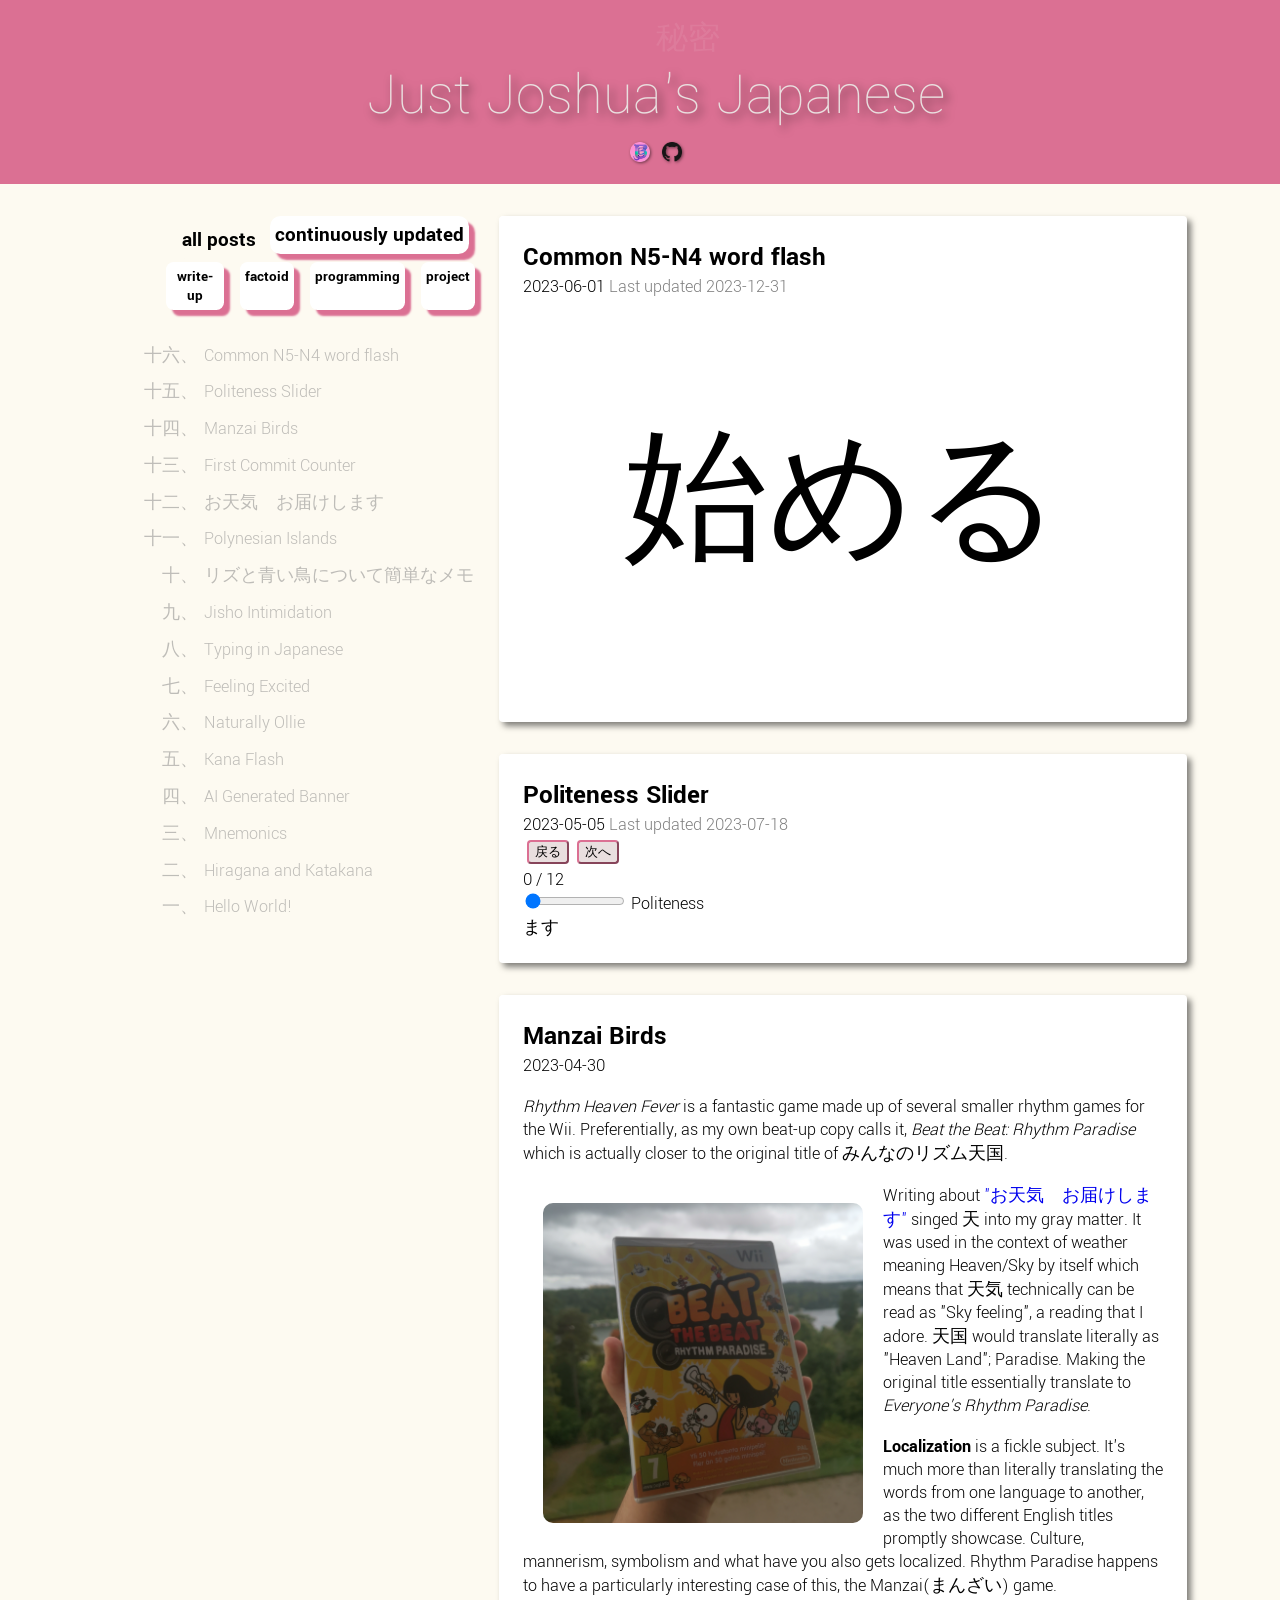
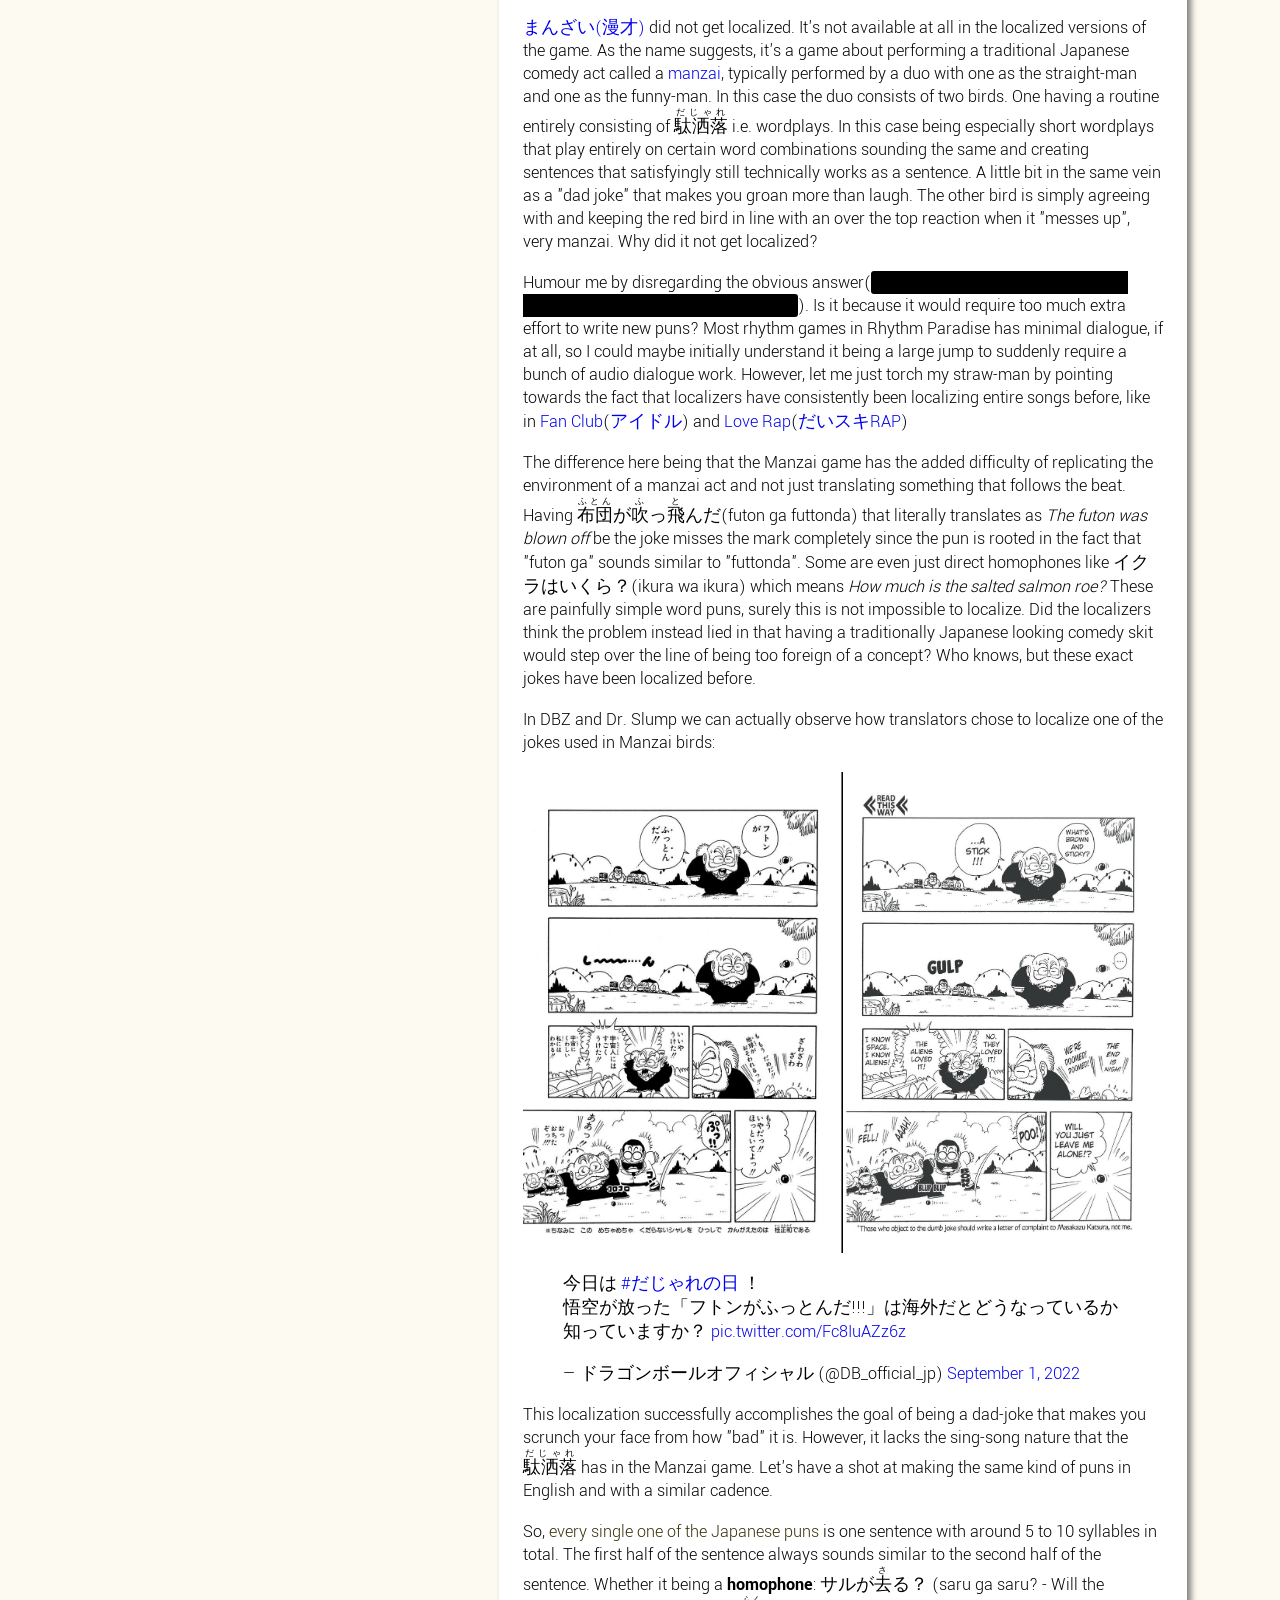
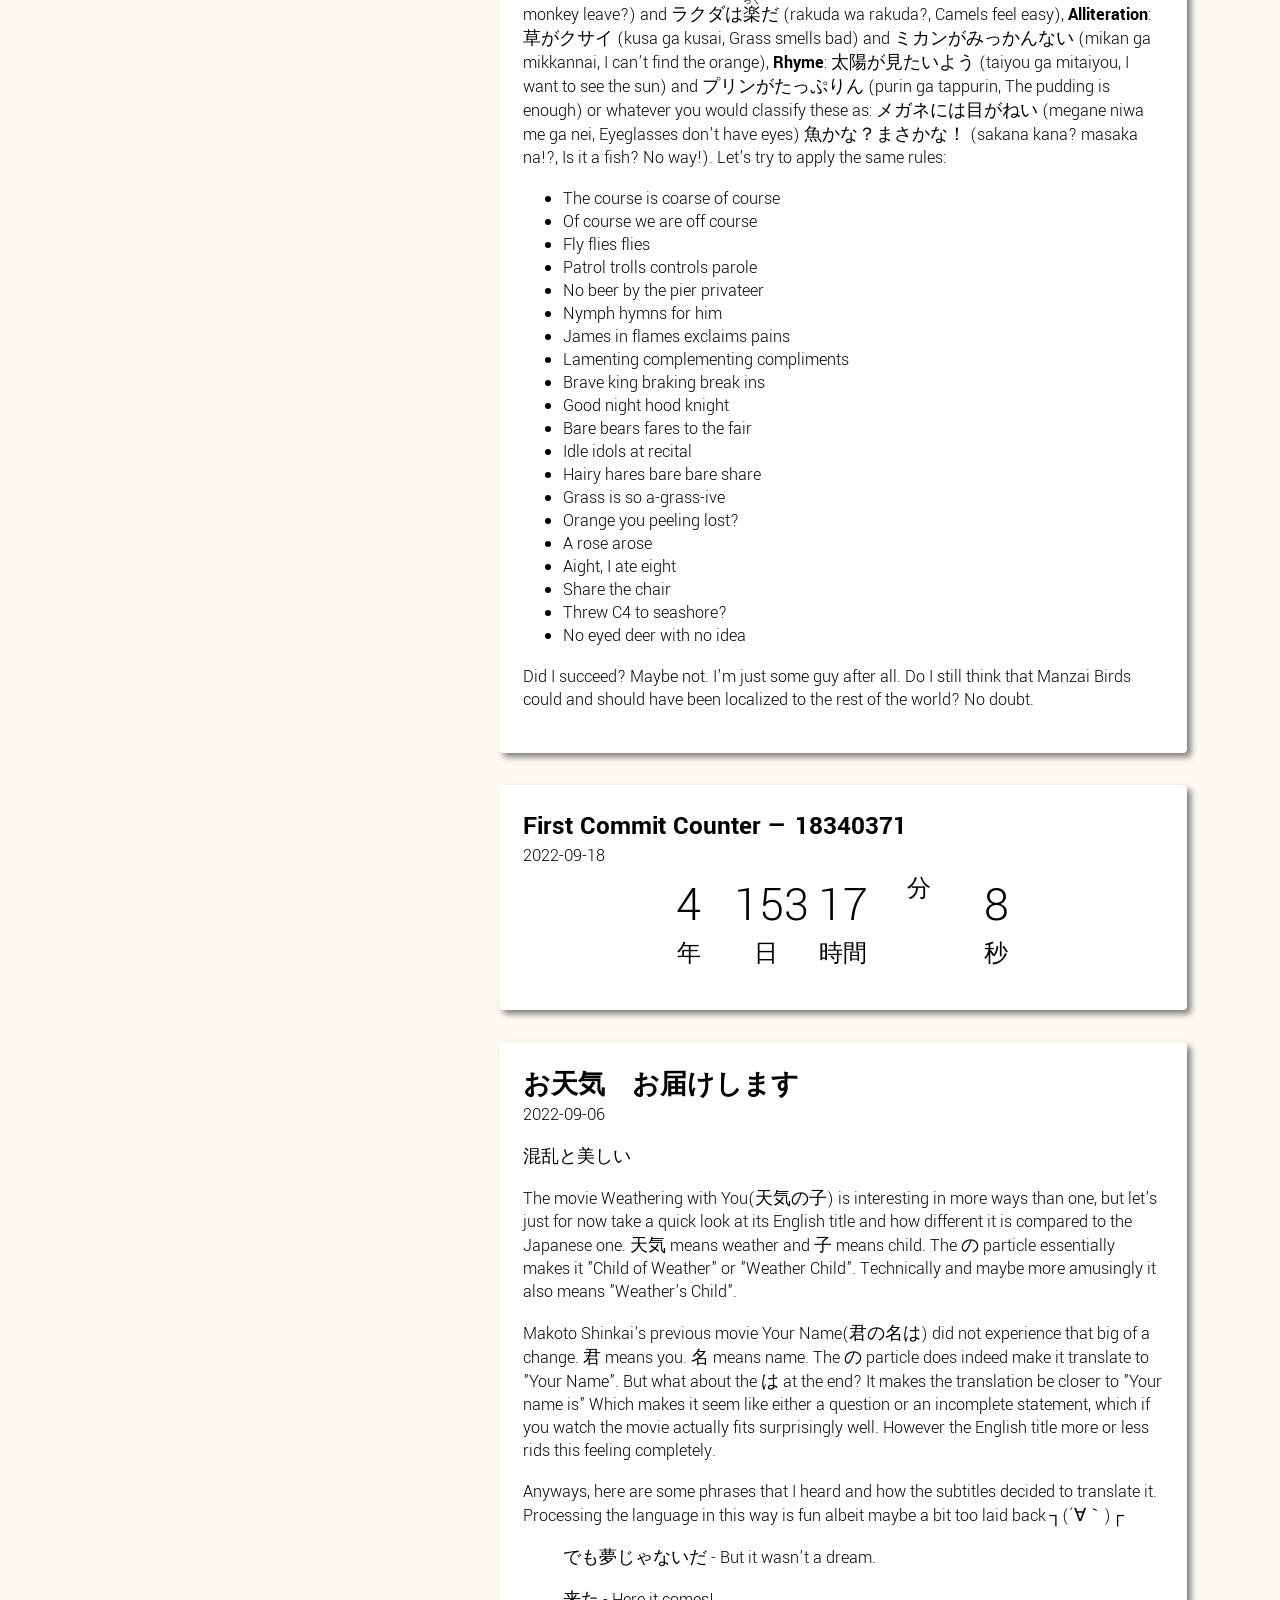
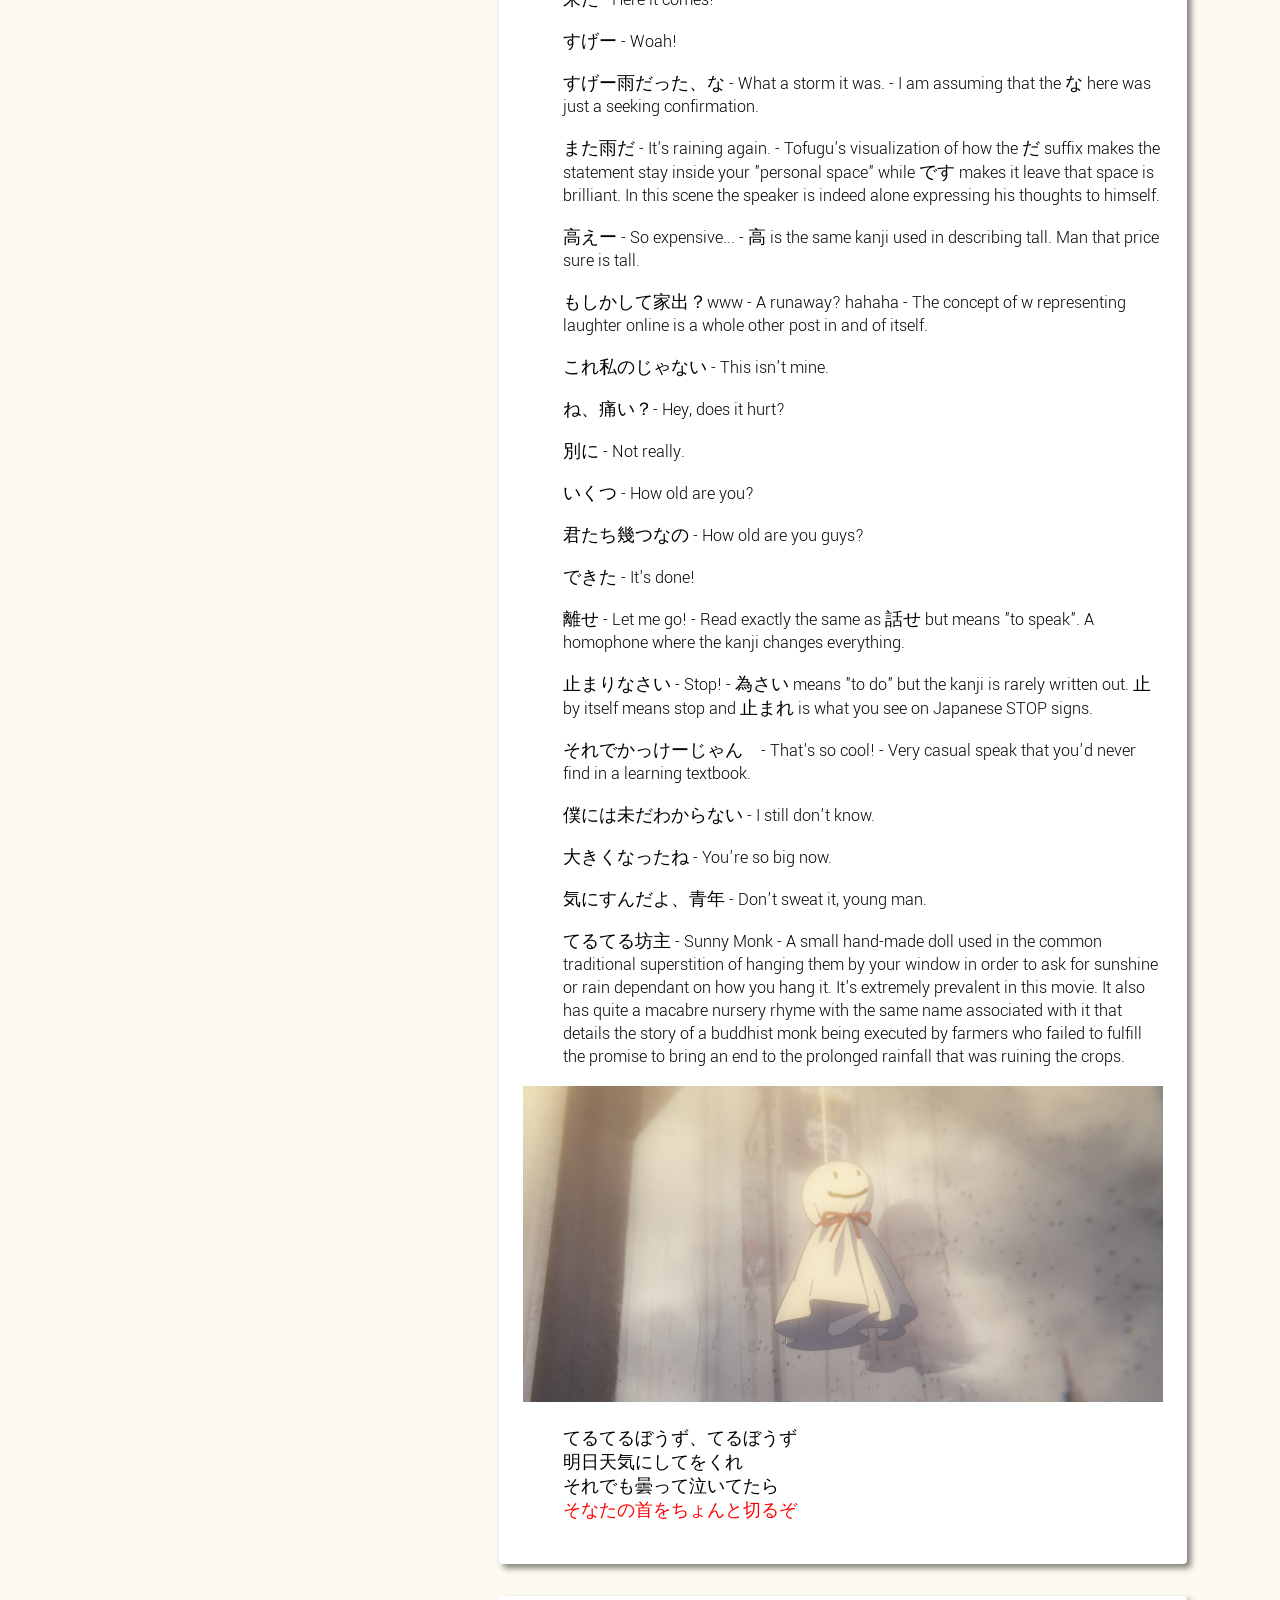
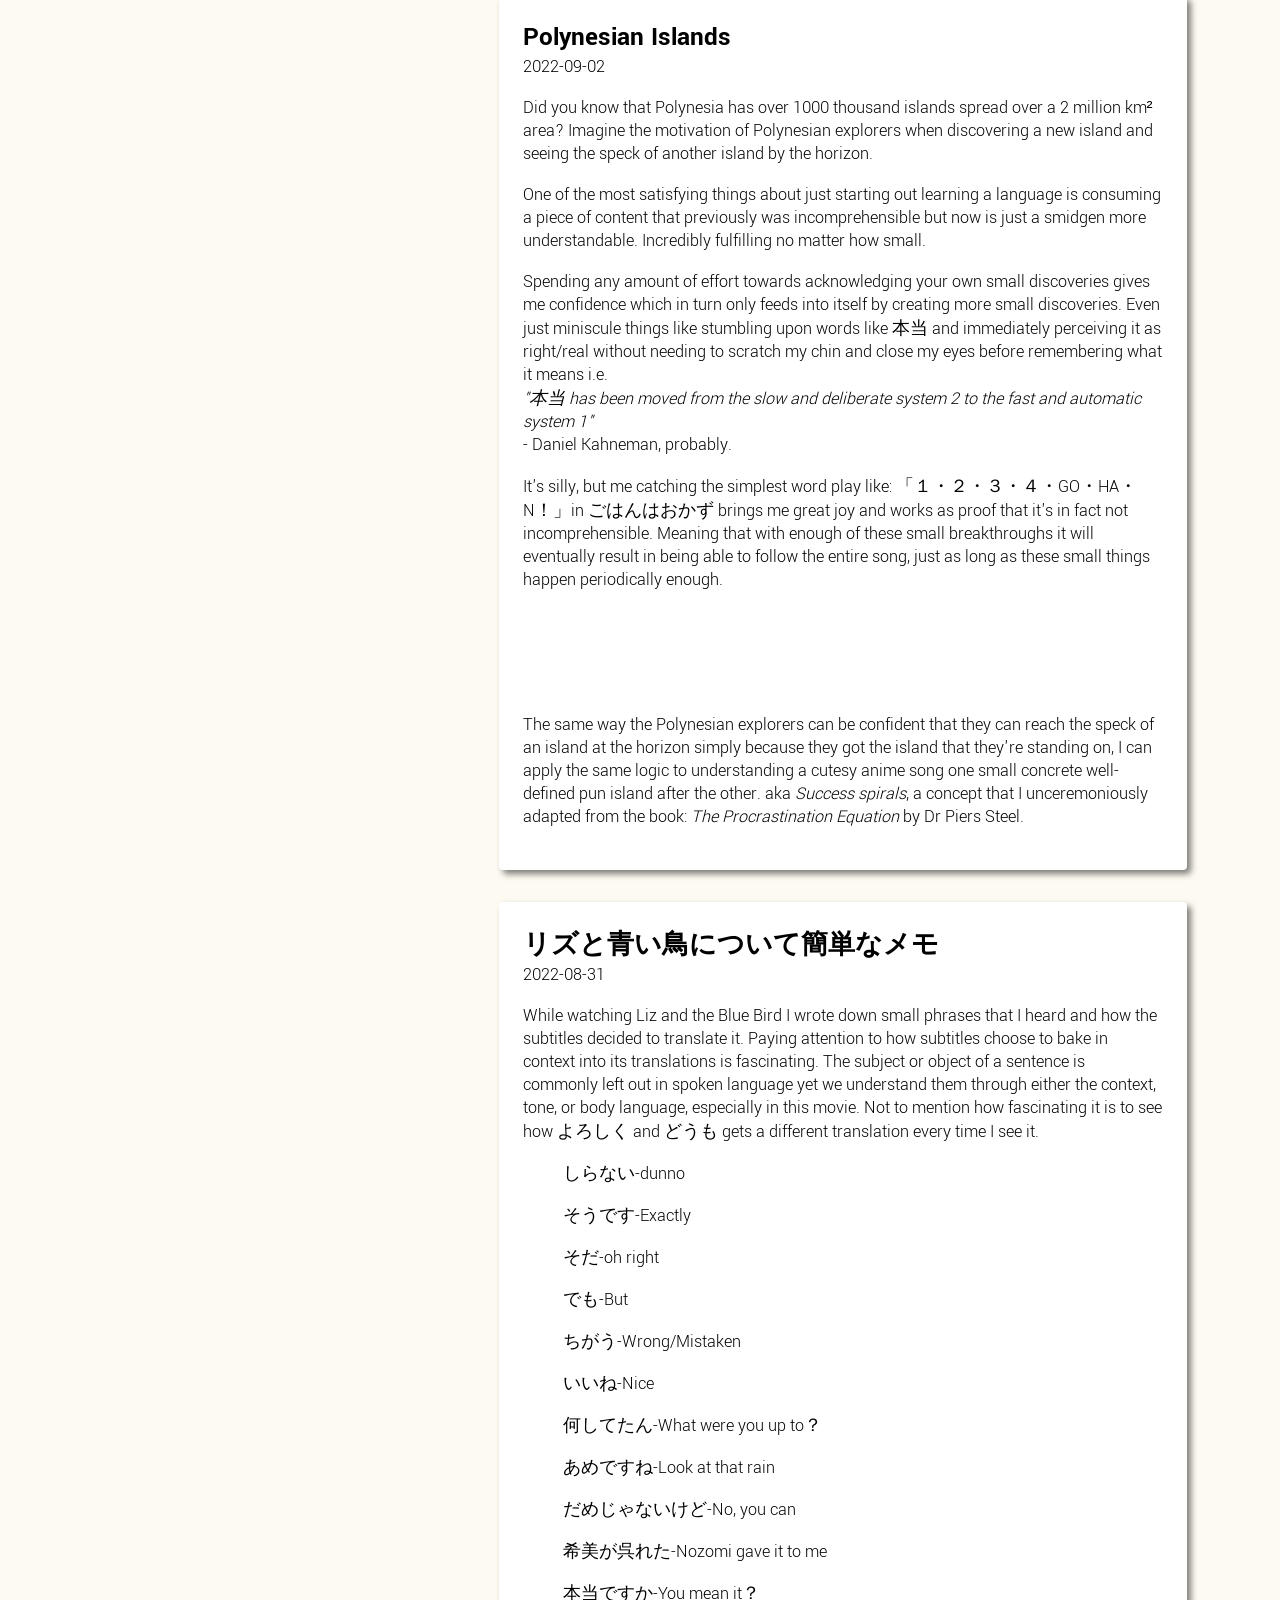
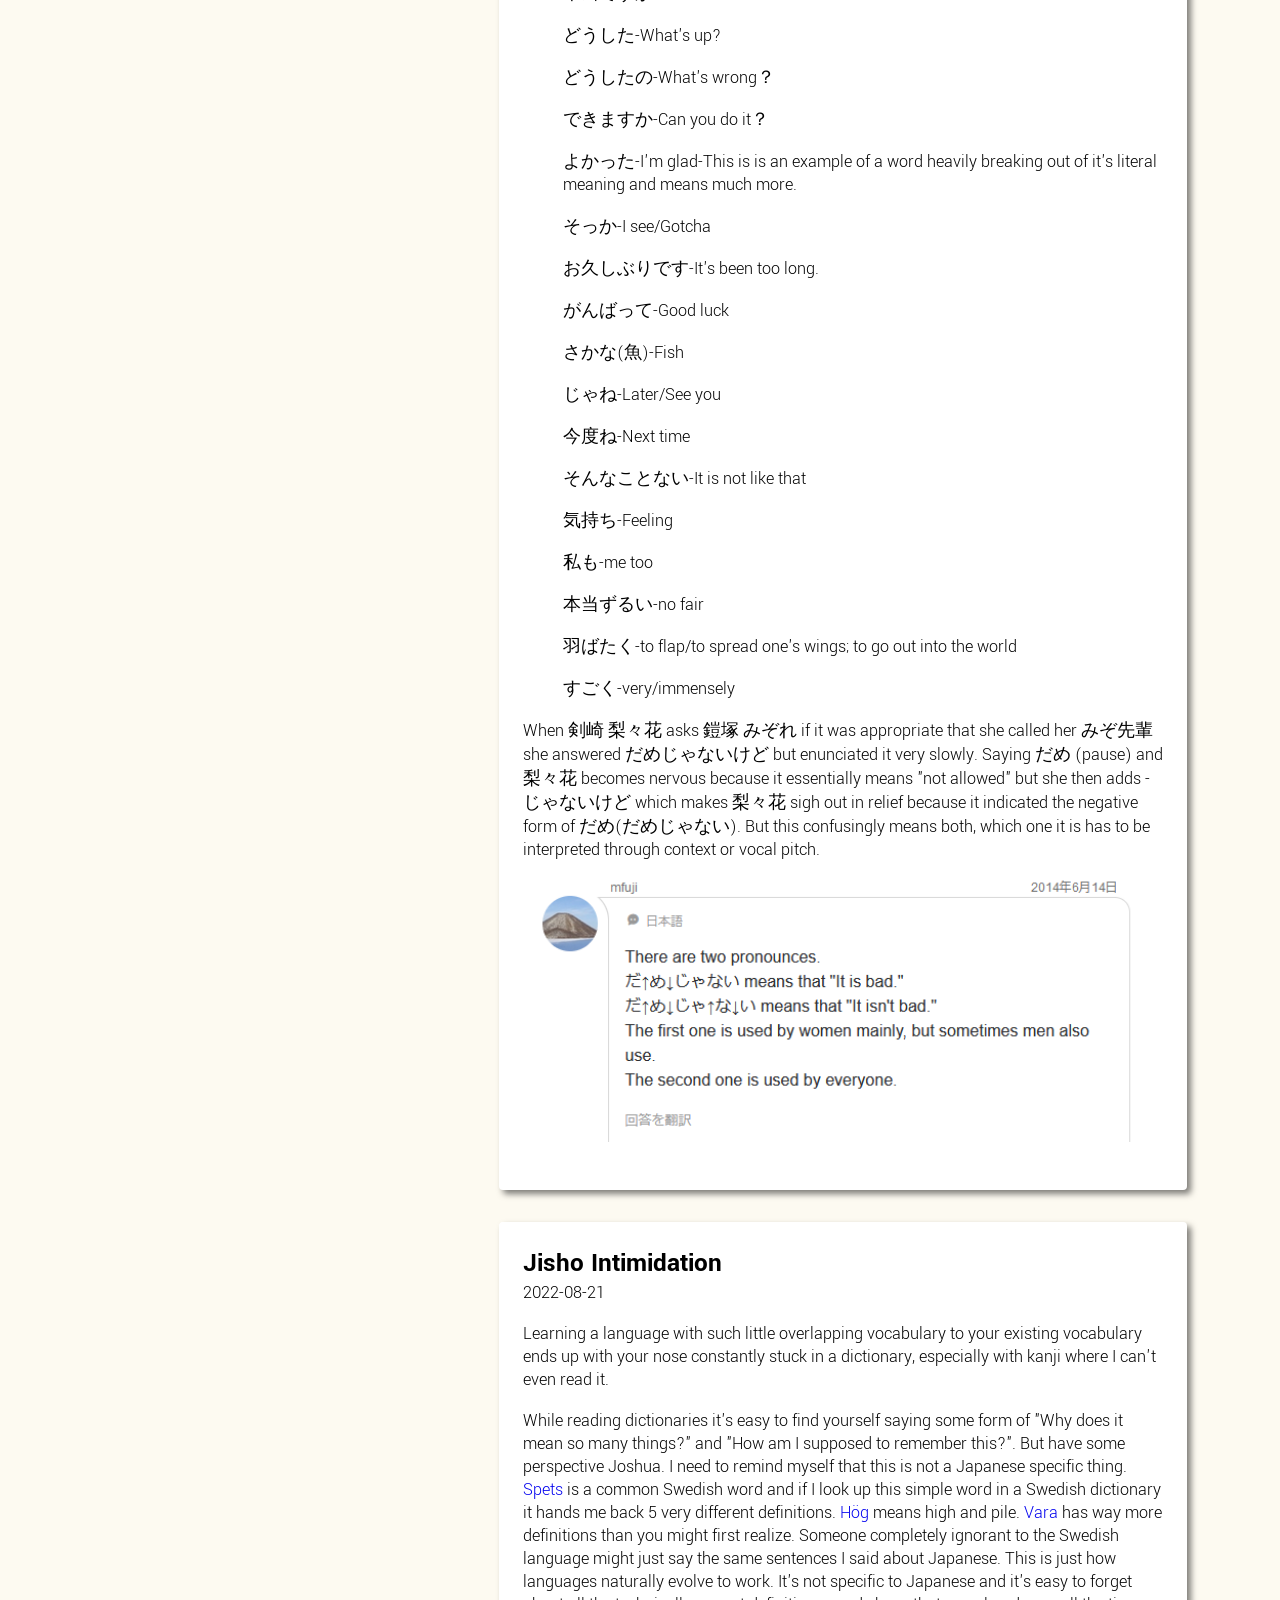
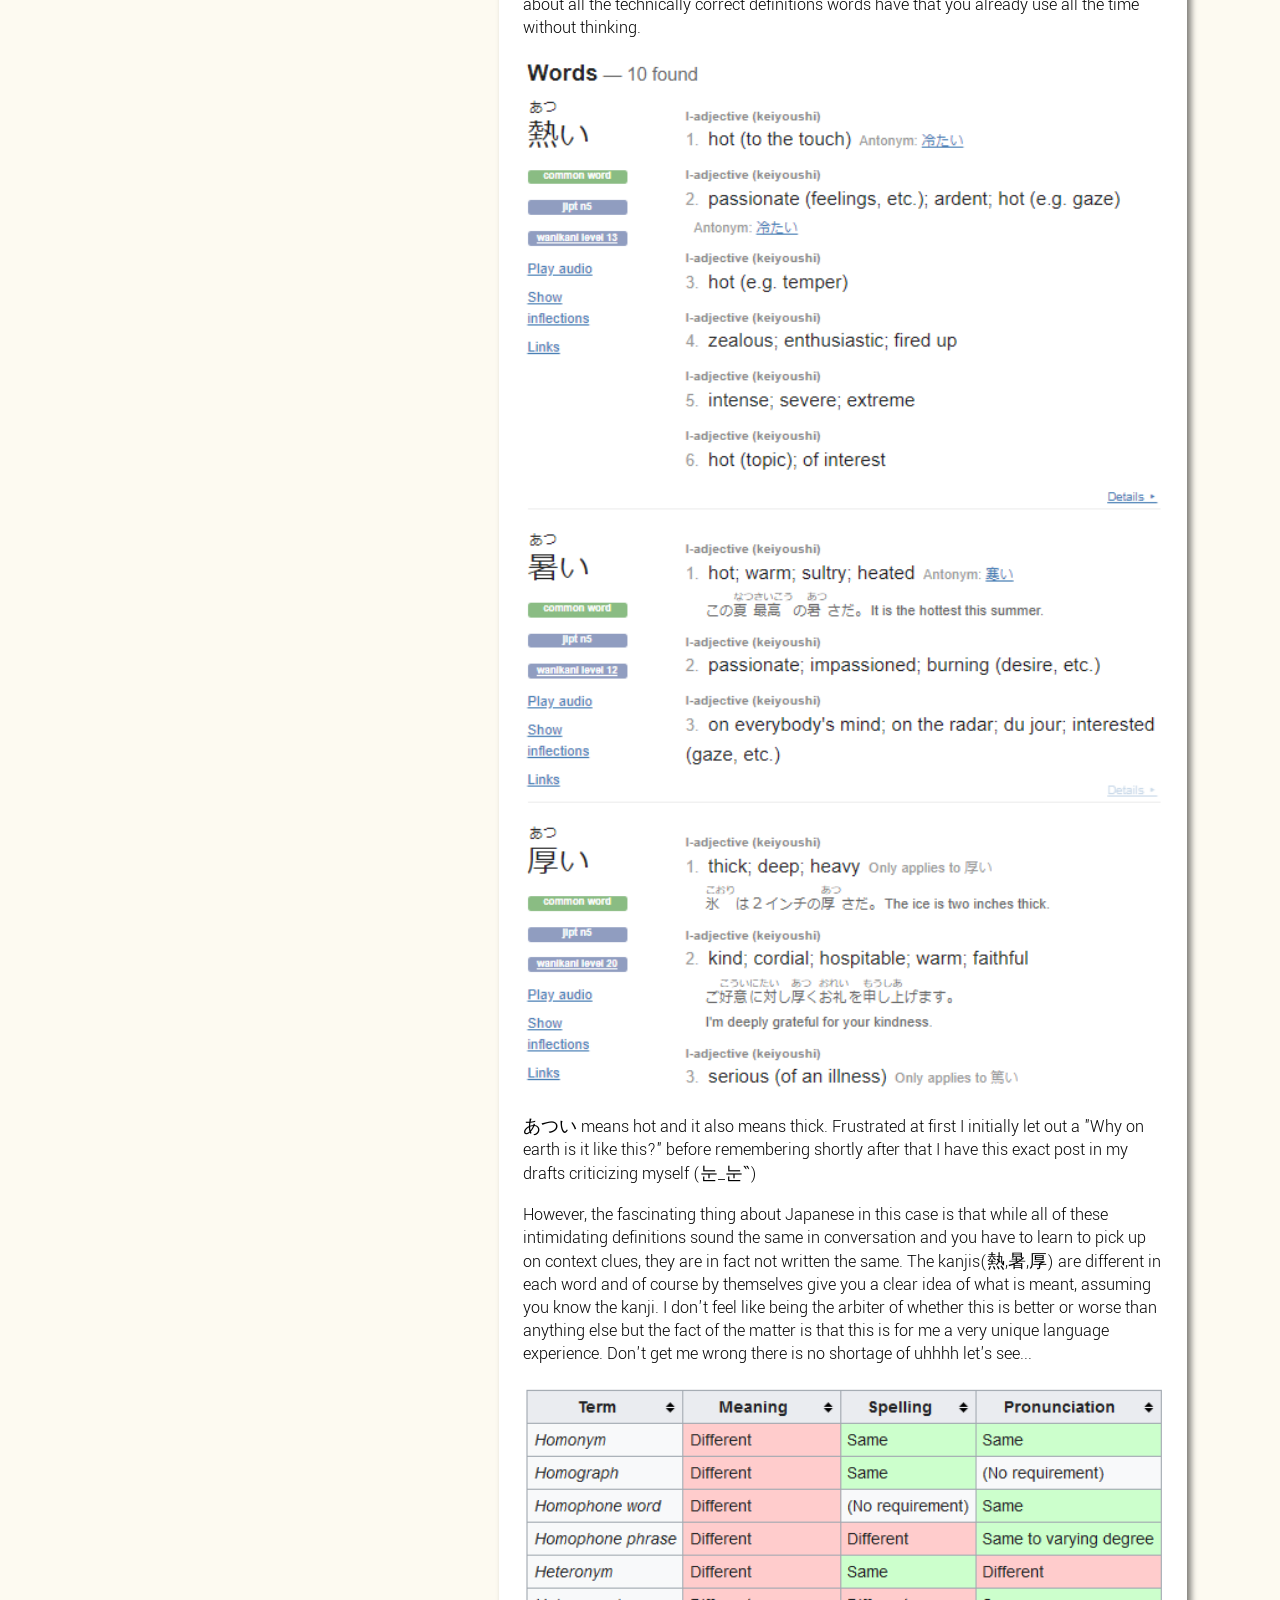
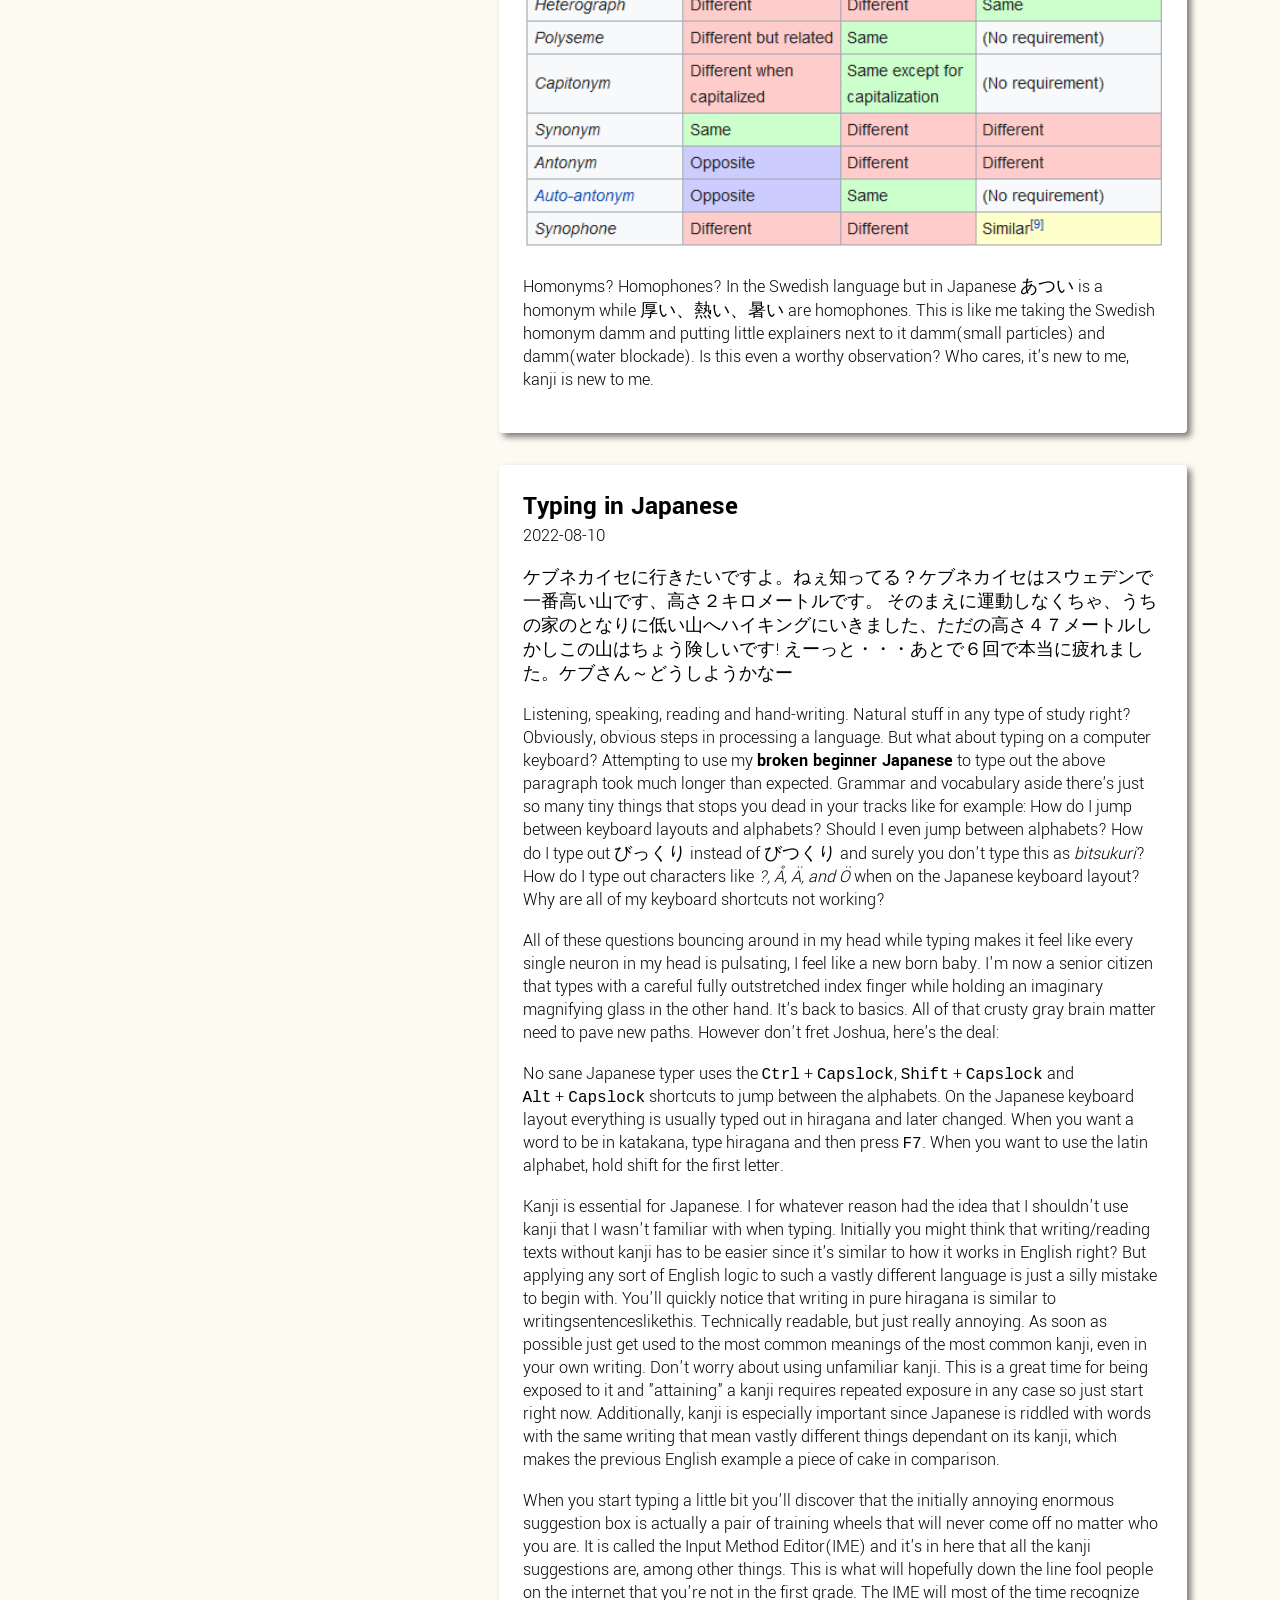
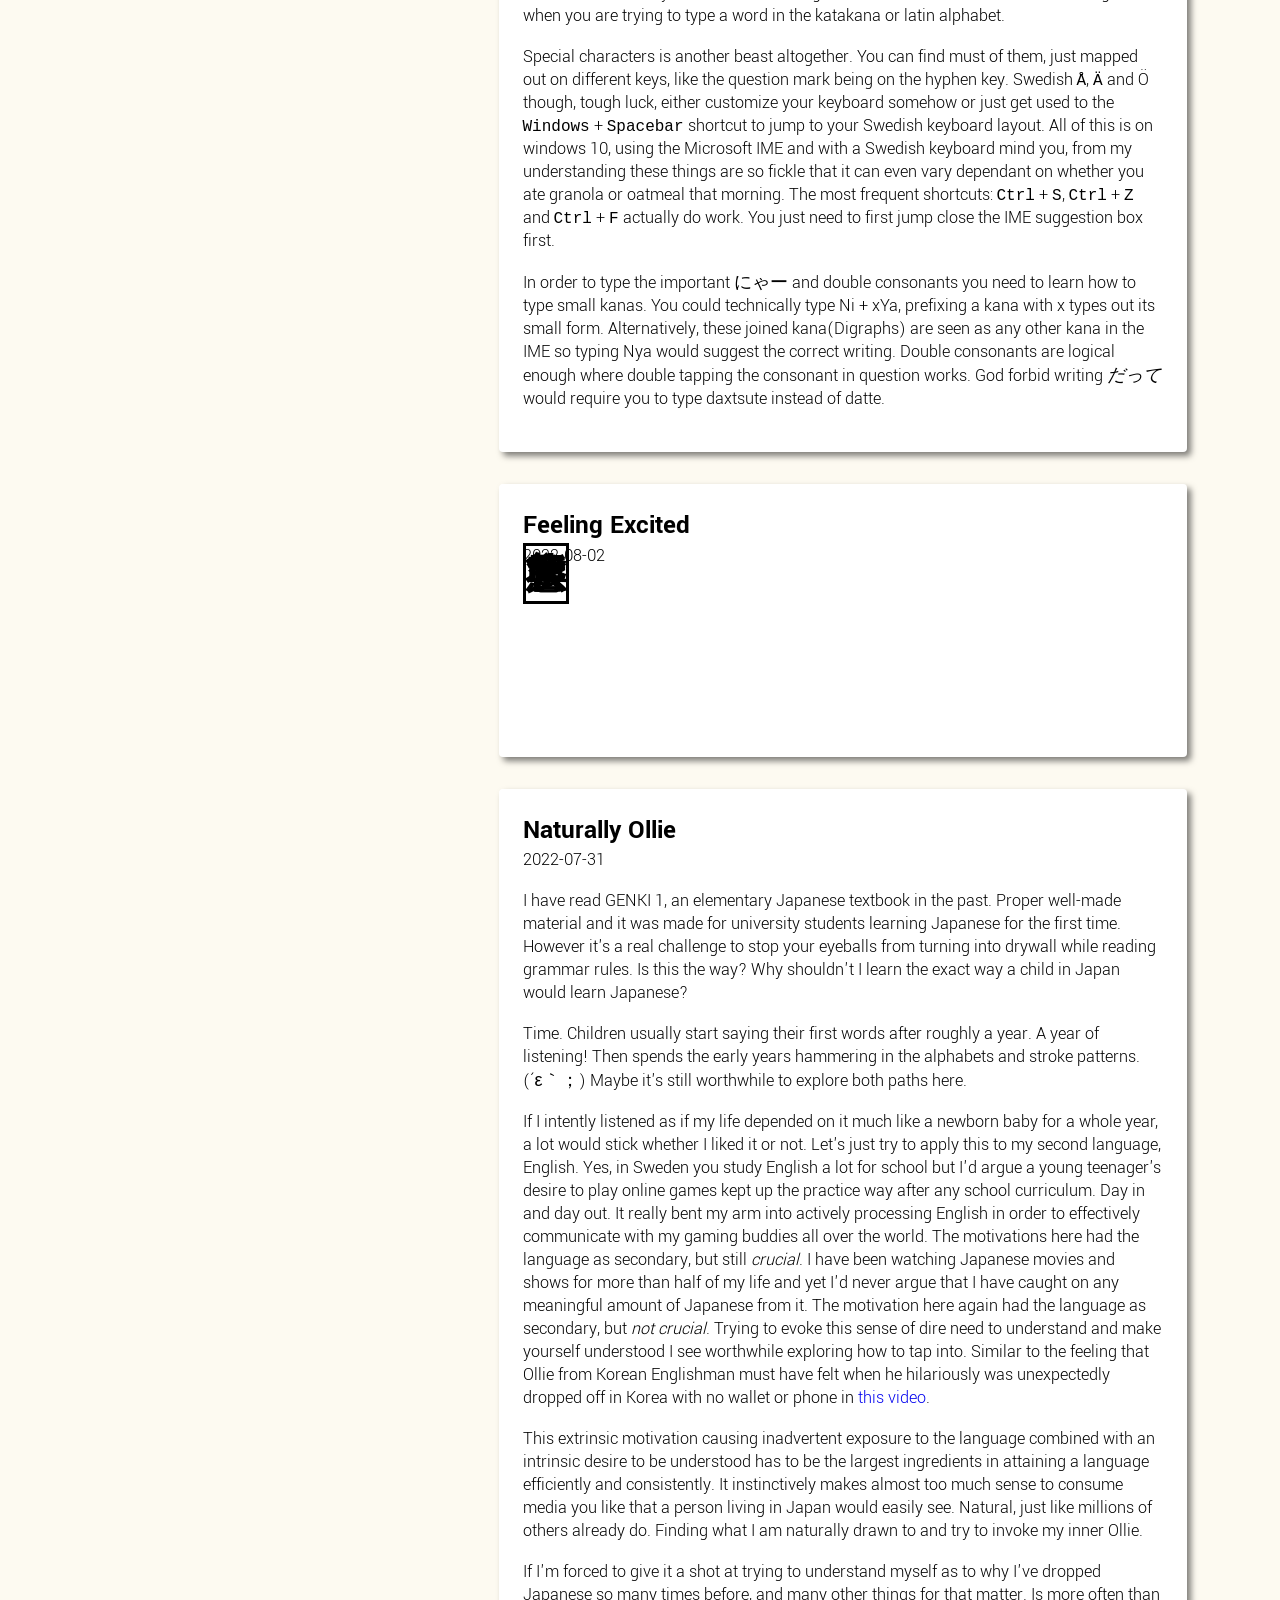
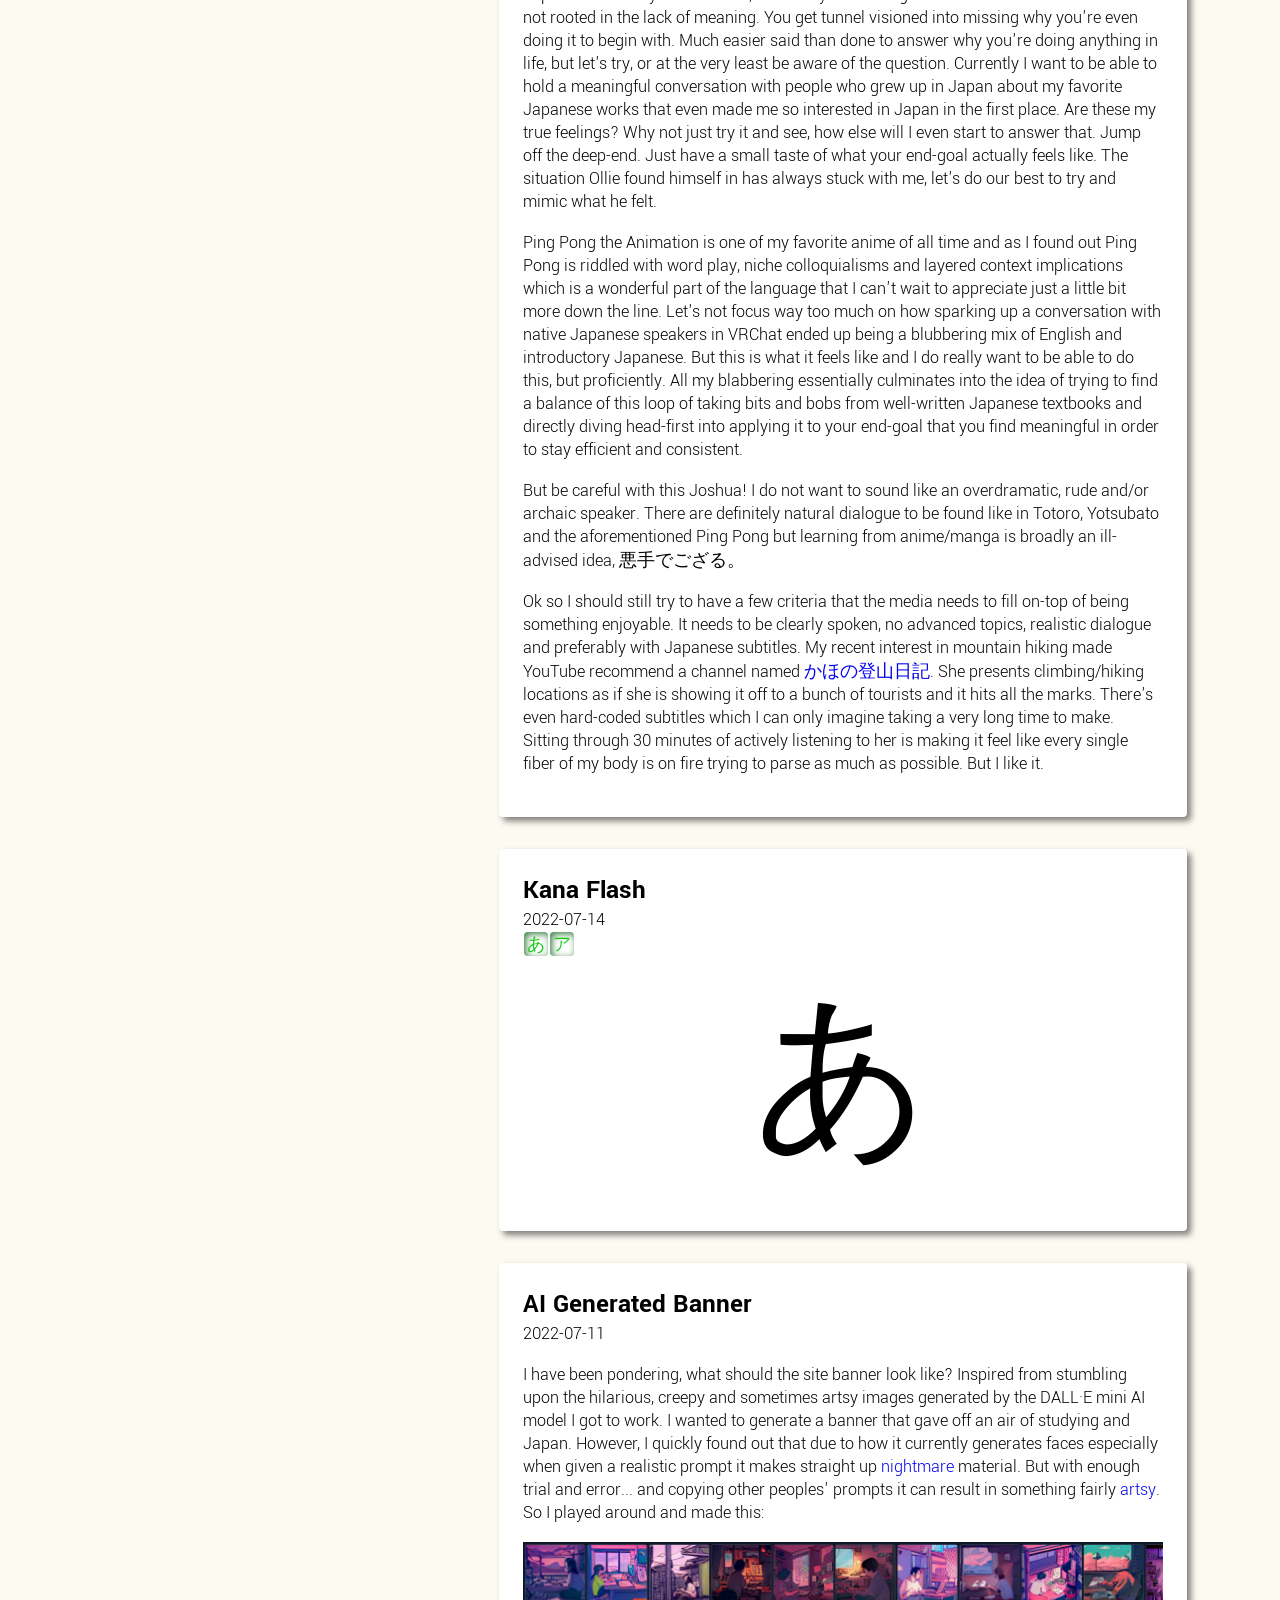
<file: index.html>
<!DOCTYPE html>
<html lang="en">
<head>
    <meta charset="UTF-8">
    <meta http-equiv="X-UA-Compatible" content="IE=edge">
    <meta name="viewport" content="width=device-width, initial-scale=1.0">
    <meta name="author" content="Joshua Bäckström">
    <meta name="description" content="Joshua Bäckström's blog posts about programming and Japanese">
    <title>Just Joshua's Japanese</title>
    <link rel="preconnect" href="https://fonts.googleapis.com">
    <link rel="preconnect" href="https://fonts.gstatic.com" crossorigin>
    <link href="https://fonts.googleapis.com/css2?family=Yantramanav:wght@100;300&display=swap" rel="stylesheet">
    <script src="js/script.js" defer></script>
    <link rel="stylesheet" href="css/styles.css">
</head>
<body>
    <header>
        <div id="secret-wip-page-redirect-container">
            <a href="pages/wip-post.html" id="secret-wip-page-redirect">秘密</a>
        </div>
        
        <h1>
            Just Joshua's Japanese
        </h1>
        <div class="redirects">
            <div class="portfolio-redirect redirect">
                <a href="https://www.joshuabackstrom.com/" target="_blank">
                    <img src="images/icons/portfolio-icon-32x32.png" alt="the icon that redirects to my personal website">
                    <img src="images/icons/portfolio-icon-Light-32x32.png" alt="the icon that redirects to my personal website when hovered">
                </a>
            </div>
            <div class="github-redirect redirect">
                <a href="https://github.com/frumsrekovni/just-joshuas-japanese" target="_blank">
                    <img src="images/icons/GitHub-Mark-64px.png" alt="github logo that redirects to the website's repo"/> 
                    <img src="images/icons/GitHub-Mark-Light-64px.png" alt="github logo when hovered that redirects to the website's repo"/>
                </a>
            </div>
        </div>
        <div id="header-celebration-new-years">
        </div>
    </header>
    <div class="main-site-container">
        <aside class="sidebar">
            <div class="sidebar-options">
                <h3 id="sidebar-option-all-posts" class="sidebar-option-selected" >all posts</h3>
                <h3 id="sidebar-option-continuously-updated" class="">continuously updated</h3>
            </div>
            <div class="smaller-sidebar-options">
                <h3 class="">write-up</h3>
                <h3 class="">factoid</h3>
                <h3 class="">programming</h3>
                <h3>project</h3>
            </div>
            <ol reversed>
                <li class="sidebar-redirect continuously-updated-sidebar-redirect">
                    <a href="#post16">Common N5-N4 word flash</a>    
                </li>
                <li class="sidebar-redirect continuously-updated-sidebar-redirect">
                    <a href="#post15">Politeness Slider</a>    
                </li>
                <li class="sidebar-redirect">
                    <a href="#post14" >Manzai Birds</a>    
                </li>
                <li class="sidebar-redirect">
                    <a href="#post13" >First Commit Counter</a>    
                </li>
                <li class="sidebar-redirect">
                    <a href="#post12" >お天気　お届けします</a>    
                </li>
                <li class="sidebar-redirect">
                    <a href="#post11" >Polynesian Islands</a>
                </li>
                <li class="sidebar-redirect">
                    <a href="#post10" >リズと青い鳥について簡単なメモ</a>    
                </li>
                <li class="sidebar-redirect">
                    <a href="#post9" >Jisho Intimidation</a>    
                </li>
                <li class="sidebar-redirect">
                    <a href="#post8" >Typing in Japanese</a>    
                </li>
                <li class="sidebar-redirect">
                    <a href="#post7" >Feeling Excited</a>    
                </li>
                <li class="sidebar-redirect">
                    <a href="#post6" >Naturally Ollie</a>    
                </li>
                <li class="sidebar-redirect">
                    <a href="#post5" >Kana Flash</a>    
                </li>
                <li class="sidebar-redirect">
                    <a href="#post4">AI Generated Banner</a>    
                </li>
                <li class="sidebar-redirect">
                    <a href="#post3">Mnemonics</a>    
                </li>
                <li class="sidebar-redirect">
                    <a href="#post2">Hiragana and Katakana</a>    
                </li>
                <li class="sidebar-redirect">
                    <a href="#post1">Hello World!</a>    
                </li>
            </ol>
        </aside>
        <section class="main">
            <!-- 
            <article id="postXX" class="blog-post">
                <h2>Blog post title</h2>
                <time class="date" datetime="YYYY-MM-DD">YYYY-MM-DD</time>
                <article>
                    <p>
                    </p>
                    <p>
                    </p>
                    <p>
                    </p>
                    <p>
                    </p>
                </article>
            </article> 
        -->
        <!-- 
            All the articles are tagged in order to filter them. They are:
            continuously-updated: self-explanatory
            write-up: A more traditional column in a paper. I have a subject. A point. A conclusion. and it has gone through revisions.
            taking-notes: A off-hand scribble while watching/reading/observing something
            programming-post: A self-contained programming project that I don't want to put in its own repo with a Japanese flair.
         -->
            <article id="post16" class="blog-post continuously-updated">
                <h2>Common N5-N4 word flash</h2>
                <time class="date" datetime="">2023-06-01</time>
                <time class="date date-last-updated" datetime="2023-06-01">Last updated 2023-12-31</time>
                <article>
                    <div id="flash-square-common-words" onclick="flashSquareCommonWordClick()">
                        <div id="flash-square-common-word">始める</div>
                        <div id="flash-square-common-word-answer">始める はじめる Start<br>いつ始めるつもりですか いつはじめるつもりですか When are you going to start?<br>問題はいつ始めるかだ もんだいはいつはじめるかだ The question is when to start<br>彼は私たちに始めるように合図した かれはわたしたちにはじめるようにあいずした He gave us the signal to start</div>
                    </div>
                </article>
            </article>
            <article id="post15" class="blog-post continuously-updated">
                <h2>Politeness Slider</h2>
                <time class="date" datetime="2023-05-05">2023-05-05</time>
                <time class="date date-last-updated" datetime="2023-05-07">Last updated 2023-07-18</time>
                <article>
                    <!-- This idea is that a sentence will expand/shrink depending on how the politeness slider setting.
                        For example です evolving into でございます
                    -->
                    <div>
                        <!-- print the value currently of the politeness-input-slider -->
                        <div class="politeness-slider-buttons">
                            <button id="politeness-slider-button-prev">戻る</button>
                            <button id="politeness-slider-button-next">次へ</button>
                        </div>
                        <div class="politeness-slider-index">
                            <span id="politeness-slider-index-current">-</span>
                            /
                            <span id="politeness-slider-index-total">-</span>
                        </div>
                        <input type="range" id="politeness-input-slider" name="politeness slider"
                            min="0" max="4" value="0" step="1">
                        <label for="volume">Politeness</label>
                        <div id="dynamic-politeness-div">
                        
                        </div>
                    </div>
                </article>
            </article>
            <article id="post14" class="blog-post write-up">
                <h2>Manzai Birds</h2>
                <time class="date" datetime="2023-04-30">2023-04-30</time>
                <article>
                    <p>
                        <i>Rhythm Heaven Fever</i> is a fantastic game made up of several smaller rhythm games for the Wii.
                        Preferentially, as my own beat-up copy calls it, <i>Beat the Beat: Rhythm Paradise</i>
                        which is actually closer to the original title of みんなのリズム天国.
                    </p>
                    <img id="my-copy-of-game" src="images/50galnaminispel.jpg" alt="me holding my copy of beat the beat rhythm paradise on my balcony">
                    <p>
                        Writing about <a href="#post12">"お天気　お届けします"</a> singed 天 into my gray matter. It was used in the context of weather meaning Heaven/Sky by itself which means that 天気 technically can be read as "Sky feeling", a reading that I adore.
                        天国 would translate literally as "Heaven Land"; Paradise. Making the original title essentially translate to 
                        <i>Everyone's Rhythm Paradise</i>.
                    </p>
                    <p>
                        <b>Localization</b> is a fickle subject. It's much more than literally translating the words from one language to another, as the two different English titles promptly showcase. Culture, mannerism, symbolism and what have you 
                        also gets localized. Rhythm Paradise happens to have a particularly interesting case of this, the Manzai(まんざい) game.
                    </p>
                    <p>
                    <a href="https://www.youtube.com/watch?v=xdcKicUYVek" target="_blank" title="youtube video showing the まんざい game">まんざい(漫才)</a> did not get localized.
                    It's not available at all in the localized versions of the game. As the name suggests, it's a game about performing a traditional Japanese comedy act called a <a href="https://en.wikipedia.org/wiki/Manzai" target="_blank" title="wikipedia article about Manzai">manzai</a>, typically performed by a duo with one as the straight-man and one as the funny-man. In this case the duo consists of two birds. One having a routine entirely consisting of <ruby>駄洒落<rp>(</rp><rt>だじゃれ</rt><rp>)</rp></ruby> i.e. wordplays. In this case being especially short wordplays that play entirely on certain word combinations sounding the same and creating sentences that satisfyingly still technically works as a sentence. A little bit in the same vein as a "dad joke" that makes you groan more than laugh.

                    The other bird is simply agreeing with and keeping the red bird in line with an over the top reaction when it "messes up",
                    very manzai. Why did it not get localized?

                    </p>
                    <p>
                        Humour me by disregarding the obvious answer(<span id="obvious-answer-censored" title="Occam's razor">localization team has to split a high-school teacher's pizza budget 10-ways</span>). Is it because it would require too much extra effort to write new puns? 
                        Most rhythm games in Rhythm Paradise has minimal dialogue, if at all, so I could maybe initially understand it being a large jump to suddenly require
                        a bunch of audio dialogue work.
                        However, let me just torch my straw-man by pointing towards the fact that localizers have consistently been localizing entire songs before, like in
                        <a href="https://youtu.be/DNbvktlB0gU?t=14" target="_blank">Fan Club</a>(<a href="https://youtu.be/dG5Ay5ilEYY?t=96" target="_blank">アイドル</a>)
                        and <a href="https://youtu.be/RyufS6ixOHM?t=25" target="_blank">Love Rap</a>(<a href="https://youtu.be/j2LWHMX8a4c?t=21" target="_blank">だいスキRAP</a>)
                        
                    
                    </p>
                    
                    <p>
                        The difference here being that the Manzai game has the added difficulty of replicating the environment of a 
                        manzai act and not just translating something that follows the beat.
                        Having <ruby>布団<rp>(</rp><rt>ふとん</rt><rp>)</rp></ruby>が<ruby>吹<rp>(</rp><rt>ふ</rt><rp>)</rp></ruby>っ<ruby>飛<rp>(</rp><rt>と</rt><rp>)</rp></ruby>んだ(futon ga futtonda) that literally translates as <i>The futon was blown off</i> be the joke misses the mark completely
                        since the pun is rooted in the fact that "futon ga" sounds similar to "futtonda".
                        Some are even just direct homophones like イクラはいくら？(ikura wa ikura) which means <i>How much is the salted salmon roe?</i>
                        These are painfully simple word puns, surely this is not impossible to localize. Did the localizers think the problem instead lied in that having a traditionally Japanese looking comedy skit would step over the line of being too foreign of a concept? Who knows, but these exact jokes have been localized before.
                    </p>
                    <p>
                        In DBZ and Dr. Slump we can actually observe how translators chose to localize one of the jokes used in Manzai birds:
                        <div class="joke-comparison-in-dragonball">
                            <img  src="images/futongafuttonda.png" alt="a panel from dbz that makes a joke that goes フトンがふっとんだ！！">
                            <img  src="images/whatbrownandsticky.jpg" alt="a panel from dbz that makes a joke that goes what's brown and sticky? a stick!!!">
                        </div>
                        <blockquote class="twitter-tweet"><p lang="ja" dir="ltr">今日は <a href="https://twitter.com/hashtag/%E3%81%A0%E3%81%98%E3%82%83%E3%82%8C%E3%81%AE%E6%97%A5?src=hash&amp;ref_src=twsrc%5Etfw">#だじゃれの日</a> ！<br>悟空が放った「フトンがふっとんだ!!!」は海外だとどうなっているか知っていますか？ <a href="https://t.co/Fc8IuAZz6z">pic.twitter.com/Fc8IuAZz6z</a></p>&mdash; ドラゴンボールオフィシャル (@DB_official_jp) <a href="https://twitter.com/DB_official_jp/status/1565250355100655616?ref_src=twsrc%5Etfw">September 1, 2022</a></blockquote> <script async src="https://platform.twitter.com/widgets.js" charset="utf-8"></script>
                        This localization successfully accomplishes the goal of being a dad-joke that makes you scrunch your face from how "bad" it is. However, it lacks the sing-song nature that the <ruby>駄洒落<rp>(</rp><rt>だじゃれ</rt><rp>)</rp></ruby> has in the Manzai game.
                        Let's have a shot at making the same kind of puns in English and with a similar cadence.
                    </p>
                    <p>
                        So, <span id="all-jp-dajare-manzai" title="【布団が吹っ飛んだ】、【ミカンがみっかんない】、【お金はおっかねい】、【雨ってあめえ】、【ラクダは楽だ】、【梅ってうめい】、【紅茶を凍っちゃう】、【カエルが振り返る】、【カレーが辛れい】、【思いのほか重い】、【遅れず来ておくれ】、【トイレに行っといれ】、【相手に逢いて】、【イクラはいくら？】、【草がクサイ】、【廊下で語ろうか？】、【プリンがたっぷりん】、【チャイナに行っちゃいな】、【スイカは安いか？】、【イカが怒った】、【タイに行きたい！】、【トナカイは大人かい？】、【サルが去る？】、【サイを見なさい！】、【鯛が食べたい！】、【太陽が見たいよう】、【メガネには目がねい】、【鶏肉が取りにくい 】、【魚かな？まさかな！】">every single one of the Japanese puns</span> is one sentence with around 5 to 10 syllables in total.
                        The first half of the sentence always sounds similar to the second half of the sentence.
                        Whether it being a <b>homophone</b>: サルが<ruby>去<rp>(</rp><rt>さ</rt><rp>)</rp></ruby>る？ (saru ga saru? - Will the monkey leave?) and ラクダは<ruby>楽<rp>(</rp><rt>らく</rt><rp>)</rp></ruby>だ (rakuda wa rakuda?, Camels feel easy),
                        <b>Alliteration</b>: 草がクサイ (kusa ga kusai, Grass smells bad) and ミカンがみっかんない (mikan ga mikkannai, I can't find the orange),
                        <b>Rhyme</b>: 太陽が見たいよう (taiyou ga mitaiyou, I want to see the sun) and プリンがたっぷりん (purin ga tappurin, The pudding is enough)
                        or whatever you would classify these as: メガネには目がねい (megane niwa me ga nei, Eyeglasses don't have eyes) 
                        魚かな？まさかな！ (sakana kana? masaka na!?, Is it a fish? No way!). 
                        Let's try to apply the same rules: <br>
                        <ul>
                            <li>The course is coarse of course</li>
                            <li>Of course we are off course</li>
                            <li>Fly flies flies</li>
                            <li>Patrol trolls controls parole</li>
                            <li>No beer by the pier privateer</li>
                            <li>Nymph hymns for him</li>
                            <li>James in flames exclaims pains</li>
                            <li>Lamenting complementing compliments</li>
                            <li>Brave king braking break ins</li>
                            <li>Good night hood knight</li>
                            <li>Bare bears fares to the fair</li>
                            <li>Idle idols at recital</li>
                            <li>Hairy hares bare bare share</li>
                            <li>Grass is so a-grass-ive</li>
                            <li>Orange you peeling lost?</li>
                            <li>A rose arose</li>
                            <li>Aight, I ate eight</li>
                            <li>Share the chair</li>
                            <li>Threw C4 to seashore?</li>
                            <li>No eyed deer with no idea</li>
                        </ul>
                    </p>
                    <p>
                        Did I succeed? Maybe not. I'm just some guy after all. Do I still think that Manzai Birds could and should have been localized to the rest of the world? No doubt.
                    </p>
                </article>
            </article>
            <input type="checkbox" id="countdown-toggle">  <!--Such an ugly solution since it is outside of the main article. -->
            <article id="post13" title="My first Git commit to the Just Joshua's Japanese blog was the 4th of July 2022 at 22:37 CEST" class="blog-post" onclick="resizeCounter()">
                <h2>First Commit Counter —  <span id="seconds-to-anniversary" ></span></h2>
                <time class="date" datetime="2022-09-18">2022-09-18</time>
                <article>
                    <div class="main-countdown-container">
                        <div id="years-countdown" class="countdown-container">
                            <div id="years-number"></div>
                            <span>年</span>
                        </div>
                        <div id="days-countdown" class="countdown-container">
                            <div id="days-number"></div>
                            <span>日</span>
                        </div>
                        <div id="hours-countdown" class="countdown-container">
                            <div id="hours-number"></div>
                            <span>時間</span>
                        </div>
                        <div id="minutes-countdown" class="countdown-container">
                            <div id="minutes-number"></div>
                            <span>分</span>
                        </div>
                        <div id="seconds-countdown" class="countdown-container">
                            <div id="seconds-number"></div>
                            <span>秒</span>
                        </div>
                    </div>
                    <div id="firework-celebration-show">
                    </div>
                </article>
            </article>
            <article id="post12" class="blog-post write-up">
                <h2>お天気　お届けします</h2>
                <time class="date" datetime="2022-09-06">2022-09-06</time>
                <article>
                    <p>
                        混乱と美しい
                    </p>
                    <p>
                        The movie Weathering with You(天気の子) is interesting in more ways than one,
                        but let's just for now take a quick look at its English title and 
                        how different it is compared to
                        the Japanese one. 天気 means weather and 子 means child.
                        The の particle essentially makes it "Child of Weather"
                        or "Weather Child". Technically and maybe more amusingly 
                        it also means "Weather's Child".
                    </p>
                    <p>
                        Makoto Shinkai's previous movie Your Name(君の名は) did 
                        not experience that big of a change. 君 means you.
                        名 means name. The の particle does indeed make it 
                        translate to "Your Name". But what about the は at the end?
                        It makes the translation be closer to "Your name is"
                        Which makes it seem like either a question or an incomplete
                        statement, which if you watch the movie actually fits surprisingly well.
                        However the English title more or less rids this feeling completely.
                    </p>
                    <p>
                        Anyways, here are some 
                        phrases that I heard and how the subtitles decided
                        to translate it. Processing the language in this way is fun albeit maybe a bit too laid back ┐(´∀｀)┌
                    </p>
                    <p>
                        <ul>でも夢じゃないだ - But it wasn't a dream.</ul>
                        <ul>来た - Here it comes!</ul>
                        <ul>すげー - Woah!</ul>
                        <ul>すげー雨だった、な - What a storm it was. - I am assuming that the な here was just a seeking confirmation.</ul>
                        <ul>また雨だ - It's raining again. - Tofugu's visualization of how the だ suffix
                            makes the statement stay inside your "personal space" while 
                            です makes it leave that space is brilliant. In this scene 
                            the speaker is indeed alone expressing his thoughts to himself.
                        </ul>
                        <ul>高えー - So expensive... - 高 is the same kanji used in describing tall. Man that price sure is tall.</ul>
                        <ul>もしかして家出？www - A runaway? hahaha -  The concept of w representing laughter online is a whole other post in and of itself.</ul>
                        <ul>これ私のじゃない - This isn't mine.</ul>
                        <ul>ね、痛い？- Hey, does it hurt?</ul>
                        <ul>別に - Not really.</ul>
                        <ul>いくつ - How old are you?</ul>
                        <ul>君たち幾つなの - How old are you guys?</ul>
                        <ul>できた - It's done!</ul>
                        <ul>離せ - Let me go! - Read exactly the same as 話せ but means "to speak". A homophone where the kanji changes everything.</ul>
                        <ul>止まりなさい - Stop! - 為さい means "to do" but the kanji is rarely written out. 止 by itself means stop
                            and 止まれ is what you see on Japanese STOP signs.</ul>
                        <ul>それでかっけーじゃん　- That's so cool! - Very casual speak that you'd never find in a learning textbook.</ul>
                        <ul>僕には未だわからない - I still don't know.</ul>
                        <ul>大きくなったね - You're so big now.</ul>
                        <ul>気にすんだよ、青年 - Don't sweat it, young man.</ul>
                        <ul>てるてる坊主 - Sunny Monk - 
                            A small hand-made doll used in the common traditional superstition of hanging them by your window in order to ask for sunshine or rain dependant on how you hang it.
                            It's extremely prevalent in this movie. 
                            It also has quite a macabre nursery rhyme with the same name associated with it
                            that details the story of a buddhist monk being executed by farmers who failed to fulfill the promise 
                            to bring an end to the prolonged rainfall that was ruining the crops.</ul>
                        <img src="images/shine-shine-monk.PNG" alt="picture of a teru teru bozu in weathering with you">
                        <ul>
                            てるてるぼうず、てるぼうず <br>
                            明日天気にしてをくれ<br>
                            それでも曇って泣いてたら<br>
                            <span>そなたの首をちょんと切るぞ</span>
                        </ul>
                    </p>
                </article>
            </article>
            <article id="post11" class="blog-post write-up">
                <h2>Polynesian Islands</h2>
                <time class="date" datetime="2022-09-02">2022-09-02</time>
                <article>
                    <p>
                        Did you know that Polynesia has over 1000 thousand islands spread over a 
                        2 million km² area? Imagine the motivation of Polynesian explorers when discovering a new island and seeing
                        the speck of another island by the horizon.
                    </p>
                    <p>
                        One of the most satisfying things about just starting out learning a language is consuming 
                        a piece of content that previously was incomprehensible but now is just a smidgen more understandable.
                        Incredibly fulfilling no matter how small.
                    </p>
                    <p>
                        Spending any amount of effort towards acknowledging your own small discoveries
                        gives me confidence which in turn only feeds into itself by creating more small discoveries.
                        Even just miniscule things like stumbling upon words like 本当 and immediately perceiving it as right/real without needing
                        to scratch my chin and close my eyes before remembering what it means i.e. <br>
                        <i>"本当 has been moved from the slow and deliberate system 2 to the fast and automatic system 1"</i> <br>
                        - Daniel Kahneman, probably.
                    </p>
                    <p>
                        It's silly, but me catching the simplest word play like:
                        「１・２・３・４・GO・HA・N！」in ごはんはおかず brings me great joy and works as proof that it's in fact not incomprehensible. 
                        Meaning that with enough of these small breakthroughs it will eventually
                        result in being able to follow the entire song, just as long as these small things happen periodically enough.
                    </p>
                    <iframe style="border-radius:12px" src="https://open.spotify.com/embed/track/6Yw1yTceEQ9nvvbyYruGTg?utm_source=generator" width="100%" height="80" frameBorder="0" allowfullscreen="" allow="autoplay; clipboard-write; encrypted-media; fullscreen; picture-in-picture"></iframe>
                    <p>
                        The same way the Polynesian explorers can be confident that they can reach the speck of an island at the horizon simply because they got the island that they're standing on, I can apply the same logic to understanding a cutesy anime song one small concrete well-defined pun island after the other. aka <i>Success spirals</i>, a concept that I unceremoniously adapted from the book: <i>The Procrastination Equation</i> by Dr Piers Steel.
                    </p>
                </article>
            </article>
            <article id="post10" class="blog-post write-up taking-notes">
                <h2>リズと青い鳥について簡単なメモ</h2>
                <time class="date" datetime="2022-08-31">2022-08-31</time>
                <article>
                    <p>
                        While watching Liz and the Blue Bird I wrote down small phrases that I heard and how 
                        the subtitles decided to translate it.
                        Paying attention to how subtitles choose to bake in context into its translations is fascinating.
                        The subject or object of a sentence is commonly left out in spoken language yet we understand
                        them through either the context, tone, or body language, especially in this movie.
                        Not to mention how fascinating it is to see how よろしく and どうも gets a different translation
                        every time I see it.
                    </p>
                    <p>
                        <ul>しらない-dunno</ul>
                        <ul>そうです-Exactly</ul>
                        <ul>そだ-oh right</ul>
                        <ul>でも-But</ul>
                        <ul>ちがう-Wrong/Mistaken</ul>
                        <ul>いいね-Nice</ul>
                        <ul>何してたん-What were you up to？</ul>
                        <ul>あめですね-Look at that rain</ul>
                        <ul>だめじゃないけど-No, you can</ul>
                        <ul>希美が呉れた-Nozomi gave it to me</ul>
                        <ul>本当ですか-You mean it？</ul>
                        <ul>どうした-What's up?</ul>
                        <ul>どうしたの-What's wrong？</ul>
                        <ul>できますか-Can you do it？</ul>
                        <ul>よかった-I'm glad-This is is an example of a word heavily breaking
                            out of it's literal meaning and means much more.</ul>
                        <ul>そっか-I see/Gotcha</ul>
                        <ul>お久しぶりです-It's been too long.</ul>
                        <ul>がんばって-Good luck </ul>
                        <ul>さかな(魚)-Fish</ul>
                        <ul>じゃね-Later/See you</ul>
                        <ul>今度ね-Next time</ul>
                        <ul>そんなことない-It is not like that</ul>
                        <ul>気持ち-Feeling</ul>
                        <ul>私も-me too</ul>
                        <ul>本当ずるい-no fair</ul>
                        <ul>羽ばたく-to flap/to spread one's wings; to go out into the world​</ul>
                        <ul>すごく-very/immensely</ul>
                    </p>
                    <p>
                        When 剣崎 梨々花 asks 鎧塚 みぞれ if it was appropriate that she called
                        her みぞ先輩 she answered だめじゃないけど but enunciated it very slowly.
                        Saying だめ (pause) and 梨々花 becomes nervous because it essentially means "not allowed"
                        but she then adds -じゃないけど which makes 梨々花 sigh out in relief because
                        it indicated the negative form of だめ(だめじゃない). But this 
                        confusingly means both, which one it is has to be interpreted through context
                        or vocal pitch.
                        <img src="images/damejanai.PNG" alt="sda">
                    </p>
                </article>
            </article>
            <article id="post9" class="blog-post write-up">
                <h2>Jisho Intimidation</h2>
                <time class="date" datetime="2022-08-21">2022-08-21</time>
                <article>
                    <p>
                        Learning a language with such little overlapping vocabulary to your existing vocabulary ends up with your nose constantly
                        stuck in a dictionary, especially with kanji where I can't even read it.
                    </p>
                    <p>
                        While reading dictionaries it's easy to find yourself saying some form of "Why does it mean so many things?" and 
                        "How am I supposed to remember this?". But have some perspective Joshua. I need to remind myself that this is not a 
                        Japanese specific thing. <a href="images/spets definition.PNG" target="_blank">Spets</a> is a common Swedish word
                        and if I look up this simple word in a Swedish dictionary it hands me back 
                        5 very different definitions. 
                        <a href="images/hög-definition.PNG" target="_blank">Hög</a> means high and pile.
                        <a href="images/vara många definitioner.PNG" target="_blank">Vara</a> has way more definitions than you might first realize.
                        Someone completely ignorant to the Swedish language might just say the same 
                        sentences I said about Japanese. This is just how languages naturally evolve to work. It's not specific to Japanese 
                        and it's easy to forget about all the technically correct definitions words have that you already use all the time without thinking.
                    </p>
                    <img src="images/atsui-definitions.PNG" alt="Jisho definitions of the Japanese word atsui">
                    <p>  
                        あつい means hot and it also means thick. Frustrated at first I initially let out a "Why on earth is it like this?"
                        before remembering shortly after that I have this exact post in my drafts criticizing myself (눈_눈‶)
                    </p>
                    <p>
                        However, the fascinating thing about Japanese in this case is that while all of these intimidating definitions
                        sound the same in conversation and you have to learn to pick up on context clues, they are in fact not written the same.
                        The kanjis(熱,暑,厚) are different in each word and of course by themselves give you a clear idea of what is meant, assuming you know the kanji.
                        I don't feel like being the arbiter of whether this is better or worse than anything else but the fact of the matter is that this is for me a
                        very unique language experience. Don't get me wrong there is no shortage of uhhhh let's see...
                    </p>
                    <img src="images/homophonesornot.PNG" alt="graph explaining what a homophone is">
                    <p>
                        Homonyms? Homophones? In the Swedish language but in Japanese あつい is a homonym while 厚い、熱い、暑い are homophones.
                        This is like me taking the Swedish homonym damm and putting little explainers next to it damm(small particles) and damm(water blockade).
                        Is this even a worthy observation? Who cares, it's new to me, kanji is new to me.
                    </p>

                </article>
            </article>
            <article id="post8" class="blog-post write-up">
                <h2>Typing in Japanese</h2>
                <time class="date" datetime="2022-08-10">2022-08-10</time>
                <article>
                    <!-- This entire paragraph in japanese should be clickable. When clicked turn into Swedish. Clicked again turn into English. -->
                    <p>
                        ケブネカイセに行きたいですよ。ねぇ知ってる？ケブネカイセはスウェデンで一番高い山です、高さ２キロメートルです。
                        そのまえに運動しなくちゃ、うちの家のとなりに低い山へハイキングにいきました、ただの高さ４７メートルしかしこの山はちょう険しいです!
                        えーっと・・・あとで６回で本当に疲れました。ケブさん～どうしようかなー
                    </p>
                    <p>
                        Listening, speaking, reading and hand-writing. Natural stuff in any type of study right? Obviously, obvious steps in processing a language. But what about typing on a computer keyboard? Attempting to use my <b>broken beginner Japanese</b> to type out the above paragraph took much longer than expected. Grammar and vocabulary aside there's just so many tiny things that stops you dead in your tracks like for example: How do I jump between keyboard layouts and alphabets? Should I even jump between alphabets? How do I type out びっくり instead of びつくり and surely you don't type this as <i>bitsukuri</i>? How do I type out characters like <i>?, Å, Ä, and Ö</i> when on the Japanese keyboard layout? Why are all of my keyboard shortcuts not working?
                    </p>
                    <p>
                        All of these questions bouncing around in my head while typing makes it feel like every single neuron in my head is pulsating, I feel like a new born baby.
                        I'm now a senior citizen that types with a careful fully outstretched index finger
                        while holding an imaginary magnifying glass in the other hand. It's back to basics. All of that crusty gray brain matter
                        need to pave new paths. However don't fret Joshua, here's the deal:
                    </p>
                    <p>
                        No sane Japanese typer uses the <kbd>Ctrl</kbd>&nbsp+&nbsp<kbd>Capslock</kbd>, <kbd>Shift</kbd>&nbsp+&nbsp<kbd>Capslock</kbd> and <kbd>Alt</kbd>&nbsp+&nbsp<kbd>Capslock</kbd> shortcuts to jump between the alphabets.
                        On the Japanese keyboard layout everything is usually typed out in hiragana and later changed. When you want a word to be in katakana, type hiragana and then press <kbd>F7</kbd>.
                        When you want to use the latin alphabet, hold shift for the first letter.
                    </p>
                    <p>
                        Kanji is essential for Japanese. I for whatever reason had the idea that I shouldn't use kanji that I wasn't familiar with when typing. Initially you might think that writing/reading texts without kanji has to be easier since it's similar to how it works in English right? But applying any sort of English logic to such a vastly different language is just a silly mistake to begin with. You'll quickly notice that writing in pure hiragana is similar to writingsentenceslikethis. Technically readable, but just really annoying. As soon as possible just get used to the most common meanings of the most common kanji, even in your own writing. Don't worry about using unfamiliar kanji. This is a great time for being exposed to it and "attaining" a kanji requires repeated exposure in any case so just start right now. Additionally, kanji is especially important since Japanese is riddled with words with the same writing that mean vastly different things dependant on its kanji, which makes the previous English example a piece of cake in comparison.
                    </p>
                    <p>
                        When you start typing a little bit you'll discover that the initially annoying enormous suggestion box is actually a pair of training wheels that will never come off no matter who you are. It is called the Input Method Editor(IME) and it's in here that all the kanji suggestions are, among other things. This is what will hopefully down the line fool people on the internet that you're not in the first grade. The IME will most of the time recognize when you are trying to type a word in the katakana or latin alphabet.
                    </p>
                    <p>
                        Special characters is another beast altogether. You can find must of them, just mapped out on different keys, like the question mark being on the hyphen key. Swedish <kbd>Å</kbd>, <kbd>Ä</kbd> and </kbd>Ö</kbd> though, tough luck, either customize your keyboard somehow or just get used to the <kbd>Windows</kbd>&nbsp+&nbsp<kbd>Spacebar</kbd> shortcut to jump to your Swedish keyboard layout. All of this is on windows 10, using the Microsoft IME and with a Swedish keyboard mind you, from my understanding these things are so fickle that it can even vary dependant on whether you ate granola or oatmeal that morning. The most frequent shortcuts: <kbd>Ctrl</kbd>&nbsp+&nbsp<kbd>S</kbd>, <kbd>Ctrl</kbd>&nbsp+&nbsp<kbd>Z</kbd> and <kbd>Ctrl</kbd>&nbsp+&nbsp<kbd>F</kbd> actually do work. You just need to first jump close the IME suggestion box first.
                    </p>
                    <p>
                        In order to type the important にゃー and double consonants you need to learn how to type small kanas. You could technically type Ni + xYa, prefixing a kana with x types out its small form. Alternatively, these joined kana(Digraphs) are seen as any other kana in the IME so typing Nya would suggest the correct writing.
                        Double consonants are logical enough where double tapping the consonant in question works. God forbid writing <i>だって</i> would require you to type daxtsute instead of datte.
                    </p>
                </article>
            </article>
            <article id="post7" class="blog-post programming-post">
                <h2>Feeling Excited</h2>
                <h2>ワクワクする</h2>
                <time class="date" datetime="2022-08-02">2022-08-02</time>
                <article>
                    <!-- こうふんじょうたい  -->
                    <ol>興</ol>
                    <ol>奮</ol>
                    <ol>状</ol>
                    <ol>態</ol>
                </article>
            </article>
            <article id="post6" class="blog-post write-up">
                <h2>Naturally Ollie</h2>
                <time class="date" datetime="2022-07-31">2022-07-31</time>
                <article>
                    <p>
                        I have read GENKI 1, an elementary Japanese textbook in the past. Proper well-made material and it was made for university students learning Japanese for the first time.
                        However it's a real challenge to stop your eyeballs from turning into drywall while reading grammar rules. Is this the way?
                        Why shouldn't I learn the exact way a child in Japan would learn Japanese?
                    </p>
                    <p>
                        Time. Children usually start saying their first words after roughly a year. A year of listening!
                        Then spends the early years hammering in the alphabets and stroke patterns.  (´ε｀；)
                        Maybe it's still worthwhile to explore both paths here.
                    </p>
                    <p>
                        If I intently listened as if my life depended on it much like a newborn baby for a whole year, a lot would stick whether I liked it or not. 
                        Let's just try to apply this to my second language, English.
                        Yes, in Sweden you study English a lot for school but I'd argue a young teenager's desire to play online games kept up the practice way after any school curriculum.
                        Day in and day out. It really bent my arm into actively processing English in order to effectively communicate with my gaming buddies all over the world.
                        The motivations here had the language as secondary, but still <em>crucial</em>.
                        I have been watching Japanese movies and shows for more than half of my life and yet I'd never argue that I have caught on any meaningful amount of Japanese from it.
                        The motivation here again had the language as secondary, but <em>not crucial</em>.
                        Trying to evoke this sense of dire need to understand and make yourself understood I see worthwhile exploring how to tap into.
                        Similar to the feeling that Ollie from Korean Englishman must have felt when he hilariously was unexpectedly dropped off in Korea with no wallet or phone in 
                        <a href="https://www.youtube.com/watch?v=z3PPfevIT6o" target="_blank">this video</a>.
                    </p>
                    <p>
                        This extrinsic motivation causing inadvertent exposure to the language combined with an intrinsic desire to be understood 
                        has to be the largest ingredients in attaining a language efficiently and consistently.
                        It instinctively makes almost too much sense to consume media you like that a person living in Japan would easily see. Natural, just like
                        millions of others already do. Finding what I am naturally drawn to and try to invoke my inner Ollie.
                    </p>
                    <p>
                        If I'm forced to give it a shot at trying to understand myself as to why I've dropped Japanese so many times before, and many other things for that matter.
                        Is more often than not rooted in the lack of meaning. You get tunnel visioned into missing why you're even doing it to begin with.
                        Much easier said than done to answer why you're doing anything in life, but let's try, or at the very least be aware of the question.
                        Currently I want to be able to hold a meaningful conversation with people who grew up in Japan
                        about my favorite Japanese works that even made me so interested in Japan in the first place.
                        Are these my true feelings? Why not just try it and see, how else will I even start to answer that.
                        Jump off the deep-end. Just have a small taste of what your end-goal actually feels like. The situation Ollie found himself in 
                        has always stuck with me, let's do our best to try and mimic what he felt.
                    </p>
                    <p>
                        Ping Pong the Animation is one of my favorite anime of all time and as I found out Ping Pong is riddled with word play, niche colloquialisms
                        and layered context implications which is a wonderful part of the language that I can't wait to appreciate just a 
                        little bit more down the line. 
                        Let's not focus way too much on how sparking up a conversation with native Japanese speakers in VRChat 
                        ended up being a blubbering mix of English and introductory Japanese. But this is what it feels like and I do really want to be able to do this, but proficiently.
                        All my blabbering essentially culminates into the idea of trying to find a balance of this loop of taking bits and bobs from well-written Japanese textbooks and 
                        directly diving head-first into applying it to your end-goal that you find meaningful in order to stay efficient and consistent.
                    </p>
                    <p>
                        But be careful with this Joshua!
                        I do not want to sound like an overdramatic, rude and/or archaic speaker.
                        There are definitely natural dialogue to be found like in Totoro, Yotsubato and the aforementioned Ping Pong but
                        learning from anime/manga is broadly an ill-advised idea, 悪手でござる。
                    </p>
                    <p>
                        Ok so I should still try to have a few criteria that the media needs to fill on-top of being something enjoyable.
                        It needs to be clearly spoken, no advanced topics, realistic dialogue and preferably with Japanese subtitles.  
                        My recent interest in mountain hiking made YouTube recommend a channel named <a href="https://www.youtube.com/watch?v=HbjRfbJsRp0" target="_blank">かほの登山日記</a>.
                        She presents climbing/hiking locations as if she is showing it off to a bunch of tourists and it hits all the marks.
                        There's even hard-coded subtitles which I can only imagine taking a very long time to make.
                        Sitting through 30 minutes of actively listening to her is making it feel like every single fiber of my body is on fire trying to parse as much as possible.
                        But I like it.
                    </p>
                </article>
            </article>
            <article id="post5" class="blog-post programming-post">
                <h2>Kana Flash</h2>
                <time class="date" datetime="2022-07-14">2022-07-14</time>
                <br>

                <div class="kana-flash-settings">
                    <label>
                        <input id="hiragana-toggle" class="kana-toggle" type="checkbox" checked>
                        <div id="kana-flash-hiragana-button" class="button-kana-flash" onclick="changeFlashcardSettingsHiragana()">あ</div>
                    </label>
                    <label>
                        <input id="katakana-toggle" class="kana-toggle" type="checkbox" checked>
                        <div id="kana-flash-katakana-button" class="button-kana-flash" onclick="changeFlashcardSettingsKatakana()">ア</div>
                    </label>
                </div>
                <article>
                    <div id="flash-square">
                        <div id="flash-square-kana" onclick="flashSquareKanaClick()">あ</div>
                        <div id="flash-square-answer"  onclick="flashSquareAnswerClick()">a</div>
                    </div>
                </article>
            </article>
            <article id="post4" class="blog-post write-up">
                <h2>AI Generated Banner</h2>
                <time class="date" datetime="2022-07-11">2022-07-11</time>
                <article>
                    <p>
                        I have been pondering, what should the site banner look like?
                        Inspired from stumbling upon the hilarious, creepy and sometimes artsy images generated by the DALL·E mini AI model I got to work.
                        I wanted to generate a banner that gave off an air of studying and Japan. However, I quickly found out that due to how
                        it currently generates faces especially when given a realistic prompt it makes straight up
                        <a href="images/ai generated images/learning_to_speak_japanese_in_sweden.jpg" target="_blank">nightmare</a> material. 
                        But with enough trial and error... and copying other peoples' prompts it can result in
                        something fairly <a href="images/ai generated images/lofi_coffee_shop_to_relax_and_study_to.jpg" target="_blank">artsy</a>.
                        So I played around and made this:
                        
                    </p>
                    <label for="scrapped-banner-toggle">
                        <input type="checkbox" id="scrapped-banner-toggle">
                        <div class="scrapped-banner">
                            <img class="scrolling-scrapped-banner-image" src="images/ai generated images/bannerjustjoshuasjapanese.jpg">
                        </div>
                    </label>
                    
                    <p>
                        But, when put in practice it felt very
                        cluttered, overbearing and almost headache-inducing to even parse these pseudo&#8209real images,
                        not to mention the low resolution. I'll pass on the first impressions
                        being instant sickness for now. Going even more abstract would probably be a better idea. 
                    </p>
                
                </article>
            </article>
            <article id="post3" class="blog-post write-up">
                <h2>Mnemonics</h2>
                <time class="date" datetime="2022-07-08">2022-07-08</time>
                <article>
                    <p>
                        Cram mode on Anki. The only mode that let me go through all the flashcards since it had some ancient memory of how I should study based from previous 
                        ancient sessions. During this mode it was very clear that the characters that were engraved into my gray-matter were the characters that I spent a
                        conscious effort connecting to a mnemonics,<img id="elevatormnemonic" src="images/hiragana mnemonic elevator.PNG" alt="mnemonic for e being a person using an elevator"> no matter how silly. I mean just look at this elevator one for crying out loud.
                        I remember bursting into laughter
                        when I saw it some years ago. But, it's seared into my brain, there are plenty of clever ways of making the mnemonic look and sound like the character 
                        e.g. Fuji-san for <i>fu</i>(ふ), <i>so</i>(そ) looking like dangling soba noodles and <i>mu</i>(む) amazingly even looking like a milk jug and a cow.
                        
                    </p>
                    <p>
                        <strong>BUT WHATEVER!</strong> Who cares about how clever a mnemonic is when it can just be the hilarious elevator man for <i>e</i>(え) and <i>tsu</i>(つ) being the floppy 
                        frog tongue of <i>Tsuyu&nbspAsui</i> and it working just as well if not better. The pattern of all the characters that were instantly conjured from a cobwebbed dormant closet in my mind was the 
                        added little layer of personal connection. I'm sure this will be important for kanji. 
                    </p>
                    
                </article>
            </article>
            <article id="post2" class="blog-post write-up">
                <h2>Hiragana and Katakana</h2>
                <time class="date" datetime="2022-07-06">2022-07-06</time>
                <article>
                    <p>
                        The alphabet. Feels logical to memorize the Japanese alphabet before anything.
                        Dragged out the dusty Anki which incredibly still had my previous settings saved. Painfully reminding me of the last time
                        I dropped this for a prolonged period of time.
                    </p>
                    <p>
                        I am still in the extreme bare bones of the actual design of the blog. Even if I purposely wanted it to be minimalist I am not at the 
                        jaded 55&#8209year&#8209old math teacher's university page level of bare bones just yet. 
                        I am essentially living in the house that I am simultaneously building.
                    </p>
                    <img class="mysite20220706-image" src="images/justjoshuasjapanesesite20220706.PNG" alt="image of a very early version of this blog">
                </article>
            </article>
            <article id="post1" class="blog-post write-up">
                <h2>Hello World!</h2>
                <time class="date" datetime="2022-07-05">2022-07-05</time>
                <article>
                    <p>
                        I like Japan. I want to learn Japanese. It hurts to say that I've wanted to learn Japanese for more than a decade at this point.
                        Imagine if I studied at least 30 min every day for the past decade I'd be close to achieving Japanese proficiency, at least according to the 
                        <a href="https://www.state.gov/foreign-language-training/" target="_blank">US&nbspGovernment.</a>
                    </p>
                    <p>
                        The goal with this blog is to document my process of unraveling the behemoth that is the Japanese language.
                        Hopefully with the added result of also untangling my own philosophy and methods surrounding learning and motivation. Additionally, I found a weird reassurance in it also being
                        a dumping ground for tiny programming projects that don't deserve their own repository. I envision these small projects
                        being mixed with Japanese, trying to make it my own. Finding <strong>value</strong>. Finding relevance in work.
                    </p>
                    <p>
                        The Procrastination Equation. This fantastic and maybe more mathematical representation of the main factors that make up our motivation is proposed 
                        in the book of the same name by Dr Piers Steel. In a vague attempt to not gross myself with conceited preaching I will try to just stick with explaining how it applied 
                        to me which in turn influenced me to create this blog. 
                    </p>
                    <p>
                        <i>Motivation = (Expectancy * Value) / (Impulsiveness * Delay)</i> is the equation. As always, frustratingly, the answers feel obvious
                        but oh so hard to arrive at. <strong>Value</strong> in this case is that the blog needs to be connected to my wants and goals. Being... that I want to learn Japanese
                        and code meaningful programs. Huh, simple right? Yeah well making that answer corporeal to me rather than some ethereal feeling still took a decade.
                        <strong>Expectancy</strong> in the equation is striking a balance of confidence in my abilities. Visualize having a full conversation in Japanese, man it'd be cool, but keep it tangible. What can I expect? Keep it realistic,
                        this is a massive journey but not impossible. Pay attention to small incremental improvements, much easier if it's documented.
                        Looking back on things that I've learned can create a spiral of confidence. "I accomplished this here." equating to "I can do this!"
                        Minimize <strong>Impulsiveness</strong> and <strong>Delay</strong>, two comforting devils that will ruin your life. 
                        Lowering impulsiveness made me decide on ensuring that posts can be pure HTML, no weird over-engineered framework way 
                        beyond the scope of what I'm trying to accomplish here. Imagine it like a slipstream into a motivating environment
                        and once I'm in it's much easier to punch out a few rows of code to accompany the post. Having a clear and <em>close</em> finish line spikes motivation.
                        It's so ingrained in the fibers of being human that the longer the delay the easier I can delude myself that a day's work 30 days before the deadline is not as 
                        important as a day's work 1 day before the deadline. Now imagine a goal having no deadline at all, that shit will never be done.
                        So, my attempt at lowering delay in this case is in tandem with my pre-existing challenge to <a href="https://github.com/frumsrekovni" target="_blank">commit to Git</a> every day not matter how small.
                        Even with this deadline being rather arbitrary and having full awareness that it is self-imposed it still strangely fires up that weird ingrained
                        human monkey reaction that it needs to be done. Reminding me of how 
                        <a href="https://www.health.harvard.edu/blog/placebo-can-work-even-know-placebo-201607079926" target="_blank">open-label placebos have shown to work on self-observation conditions</a>.
                    </p>
                    <p>
                        Anyway, that's my reasoning behind this project. I could go on forever about this but I need to get to the language part eventually right?
                    </p>
                    
                </article>
            </article>
        </section>
        <div id="page-darkener" onclick="undarkenPage()"></div>
    </div>
    
    <a href="pages/wip-post.html"></a>
</body>
</html>
</file>
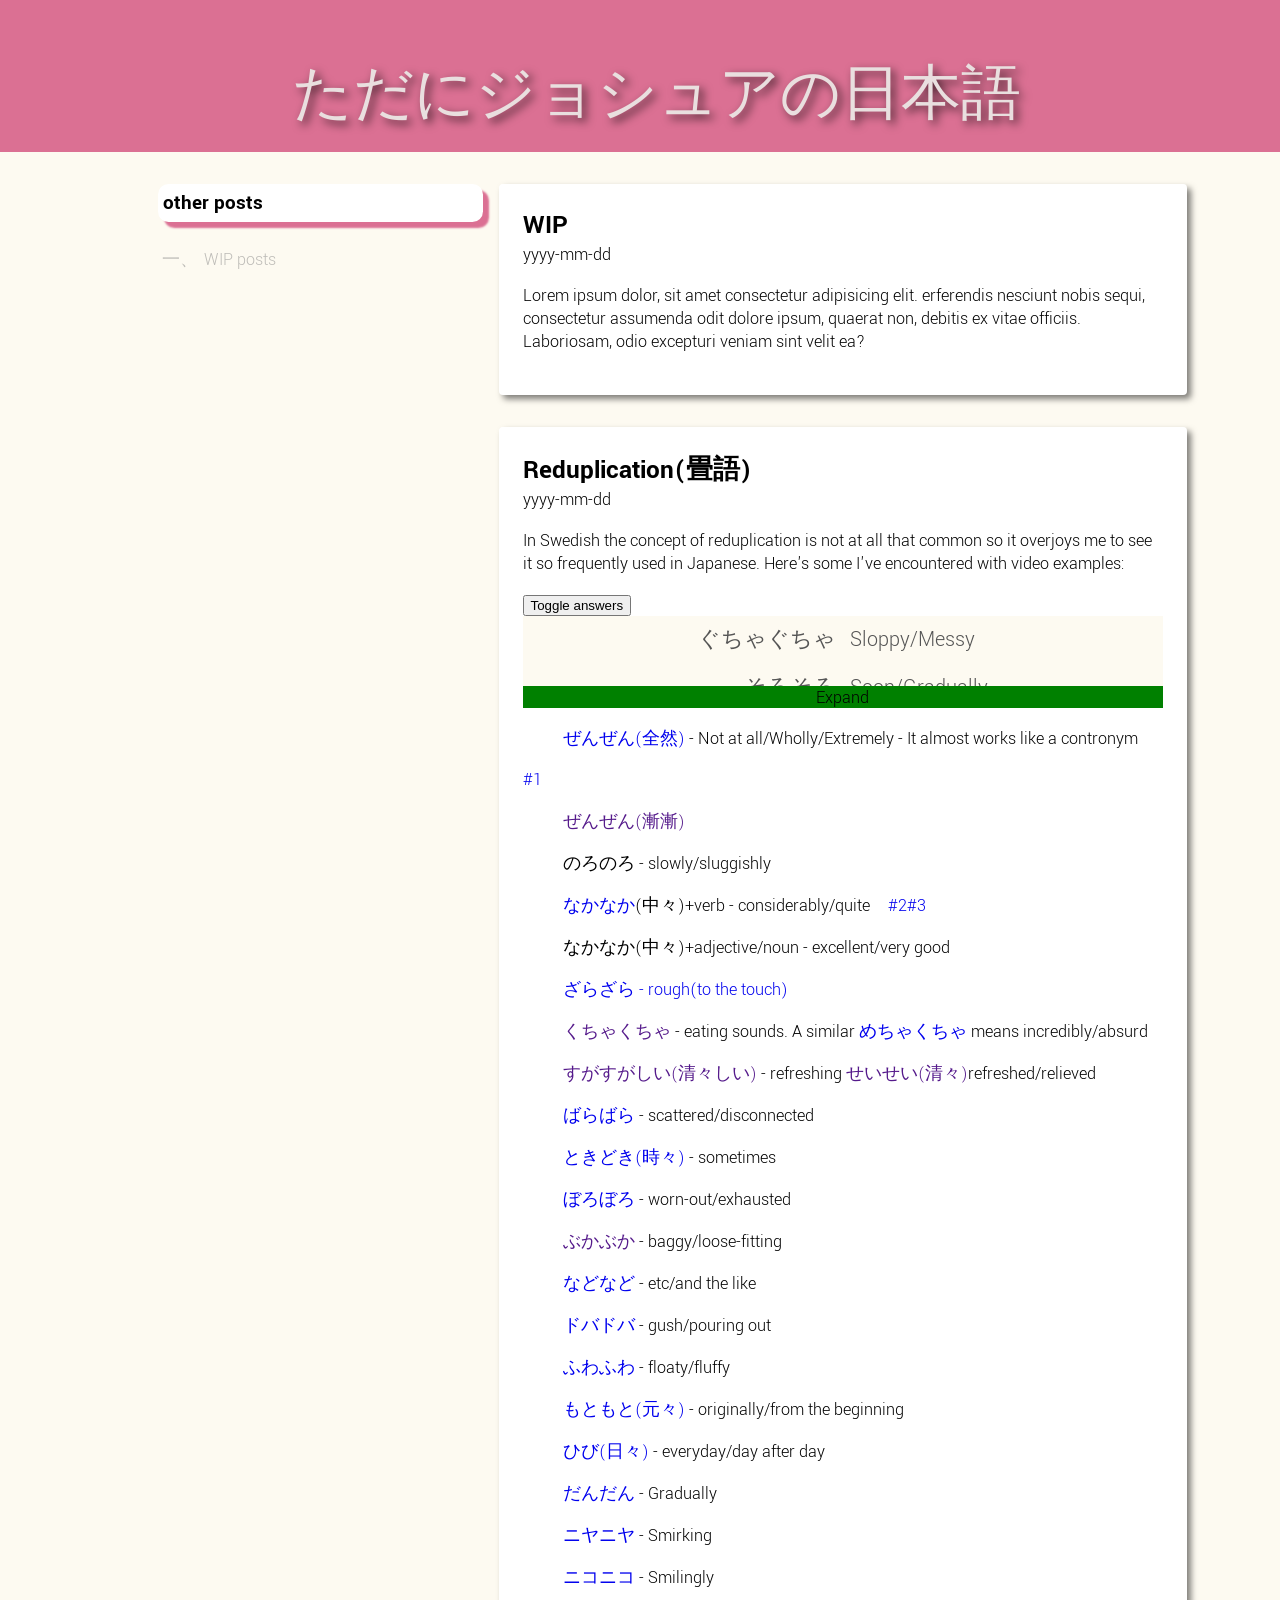
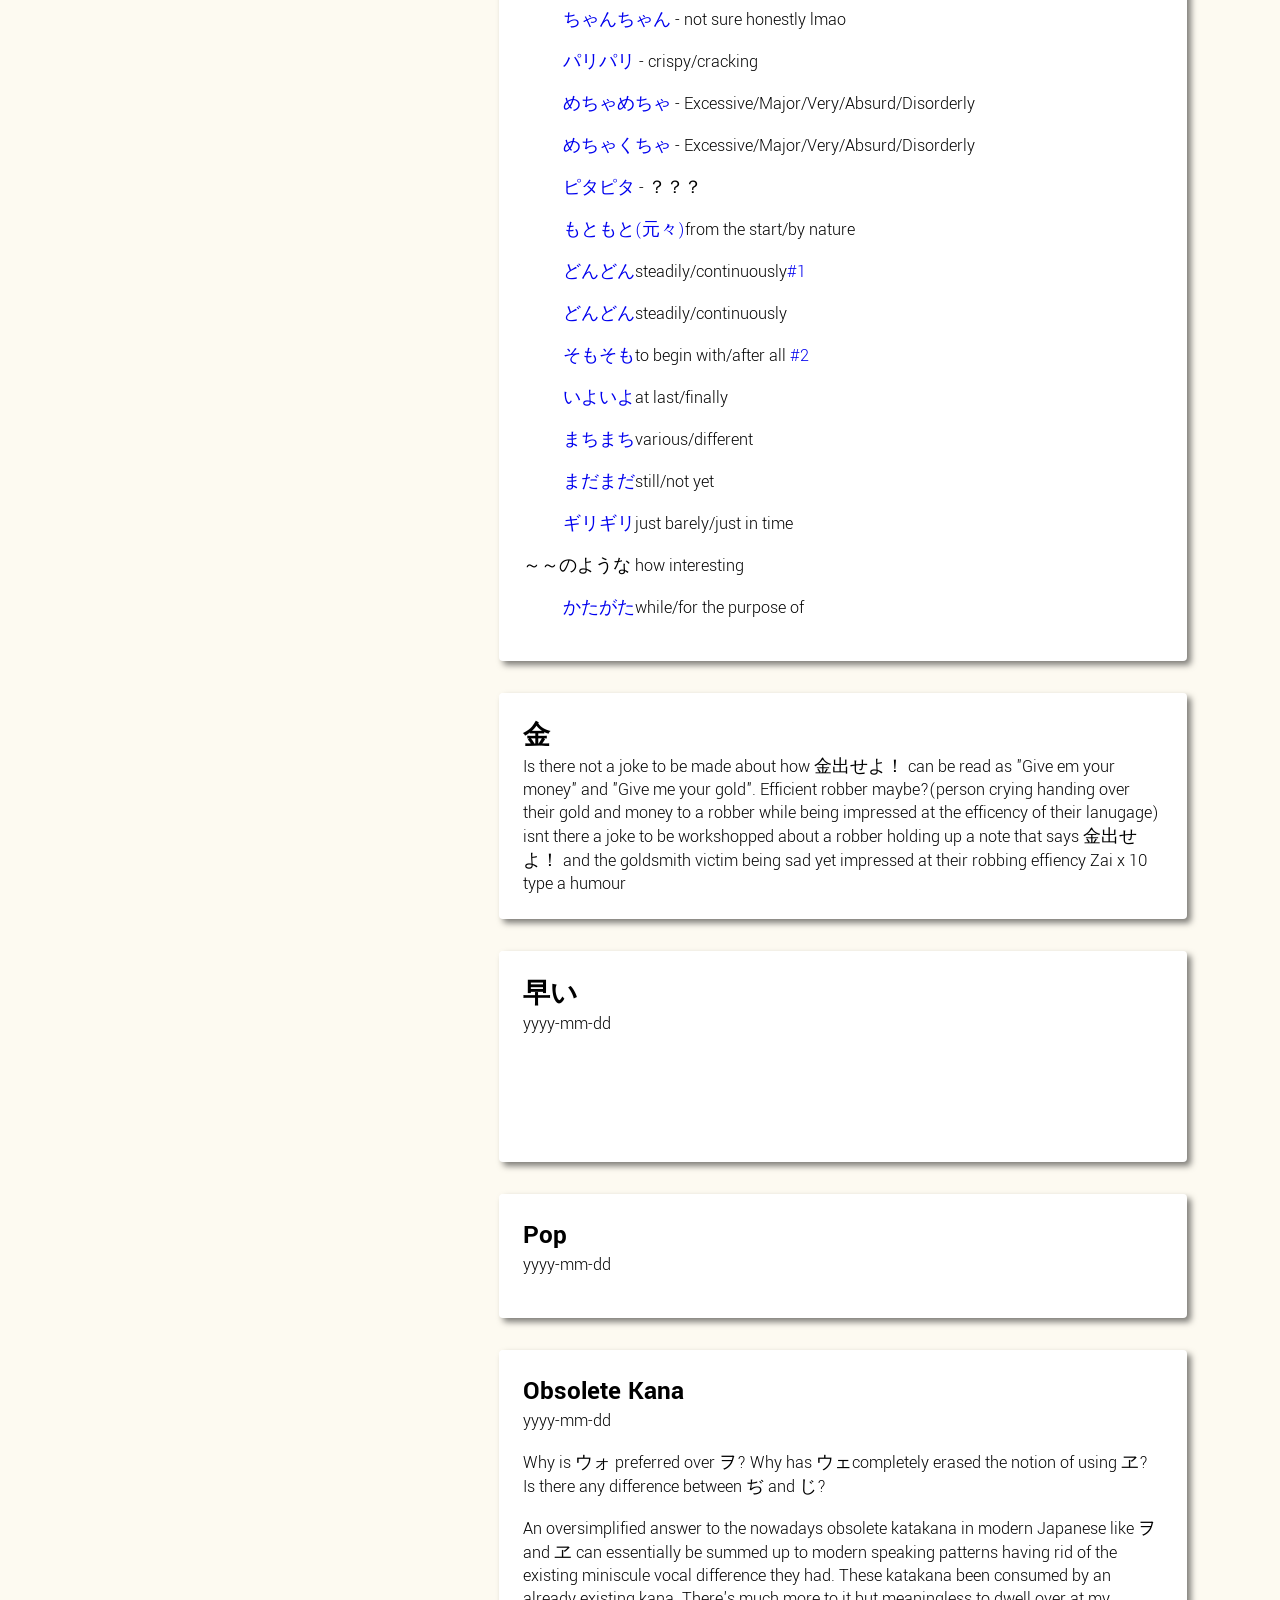
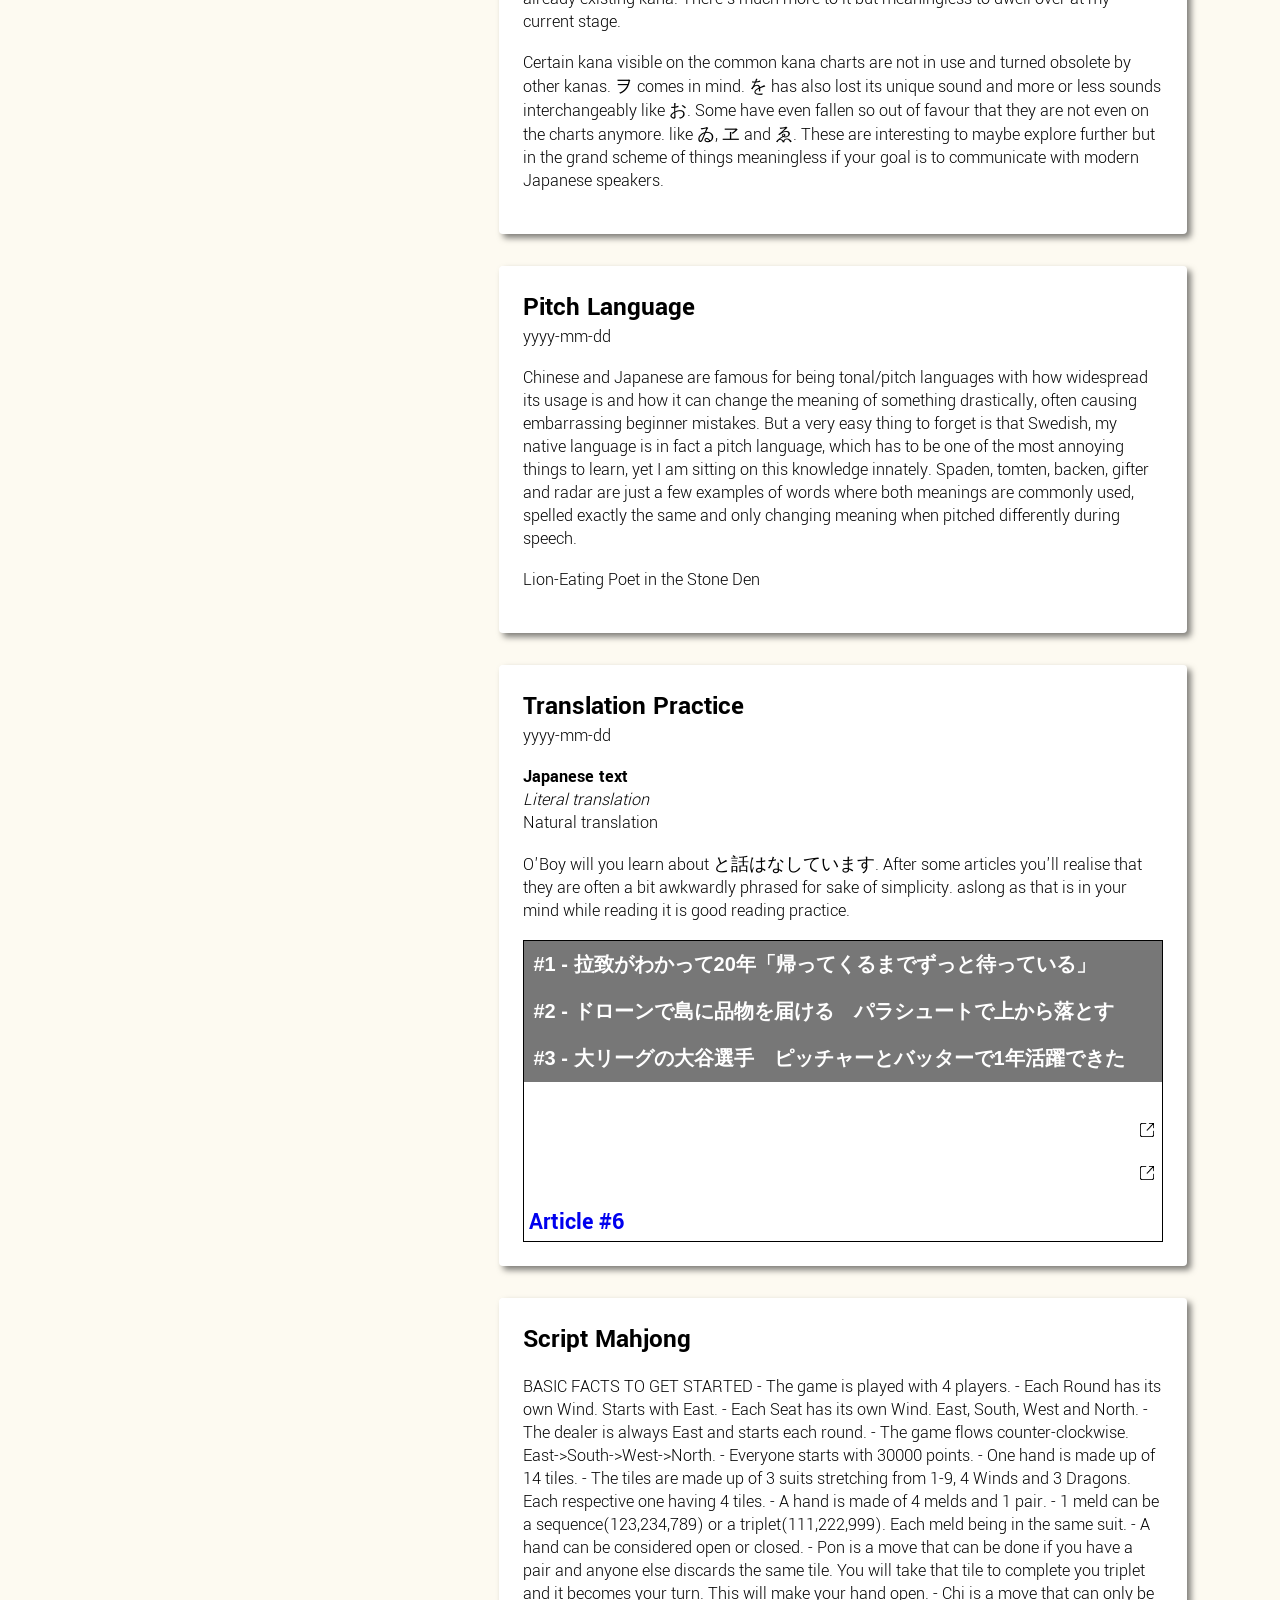
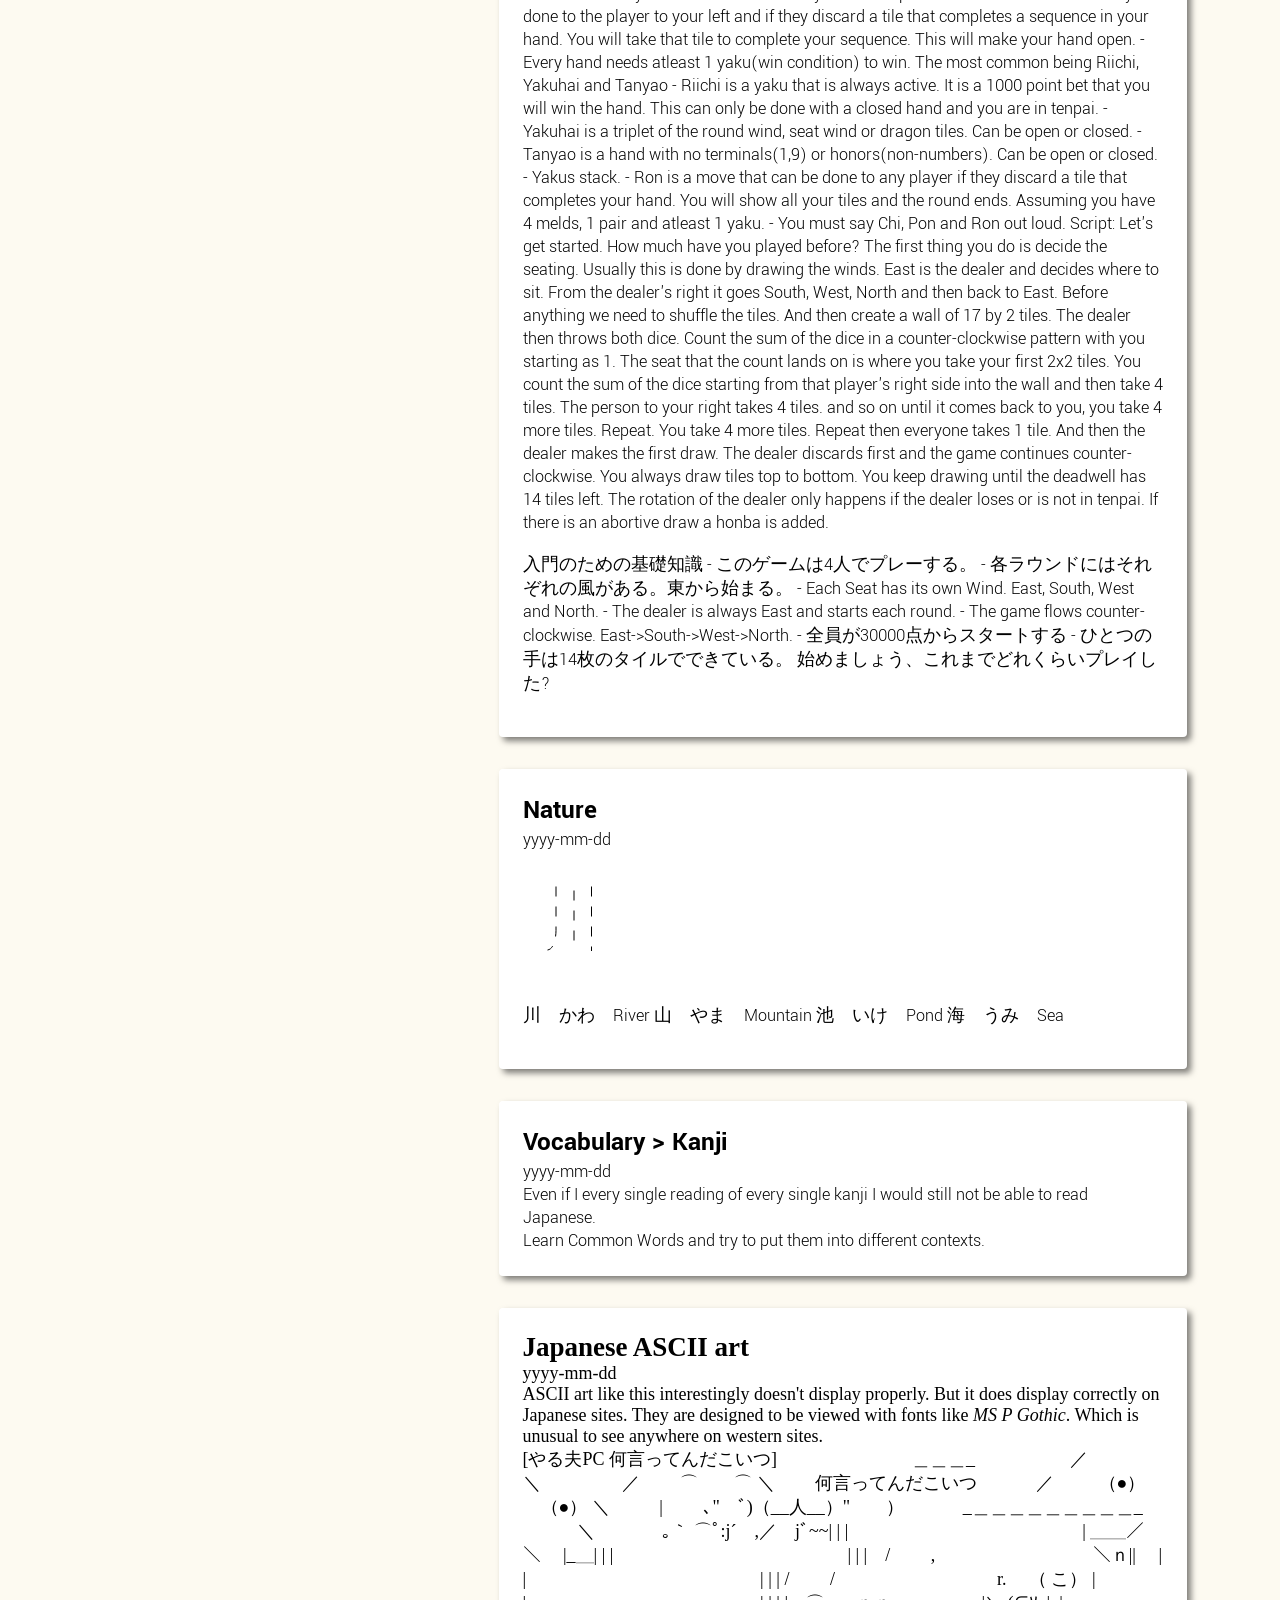
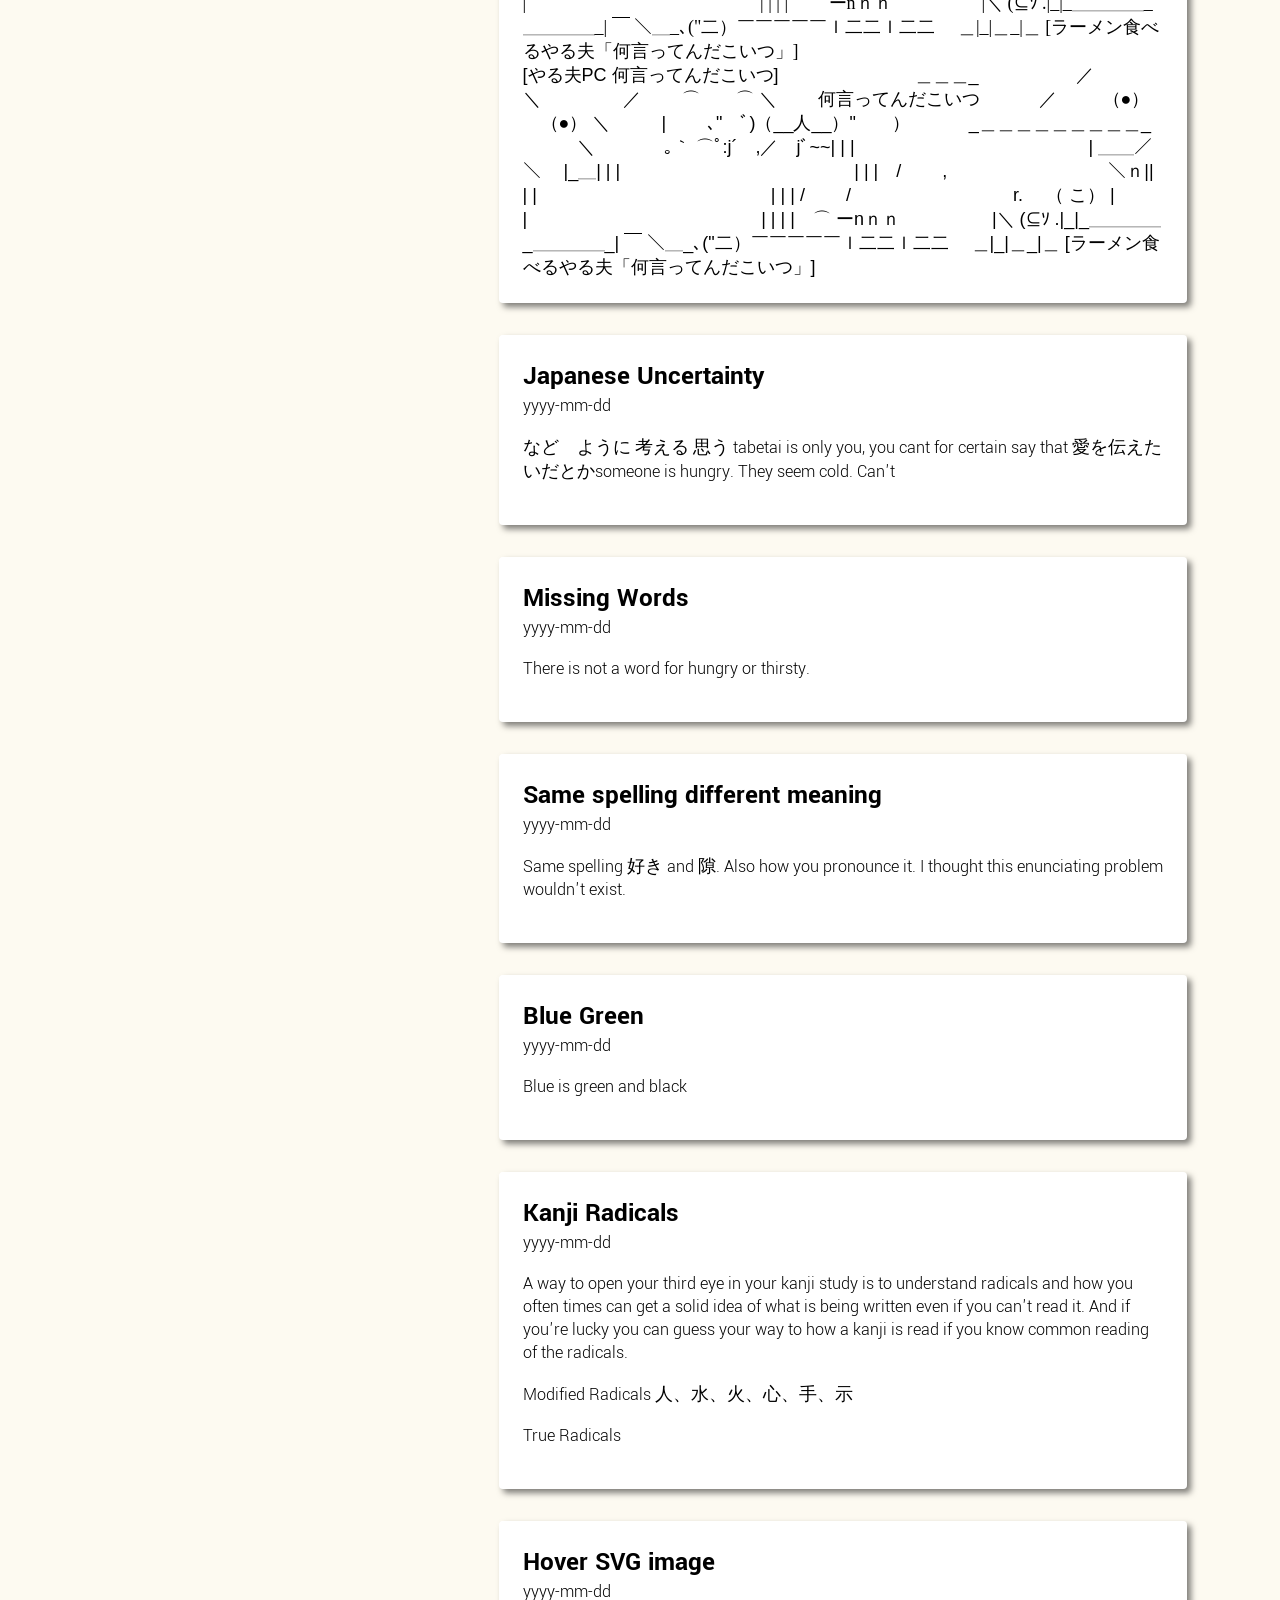
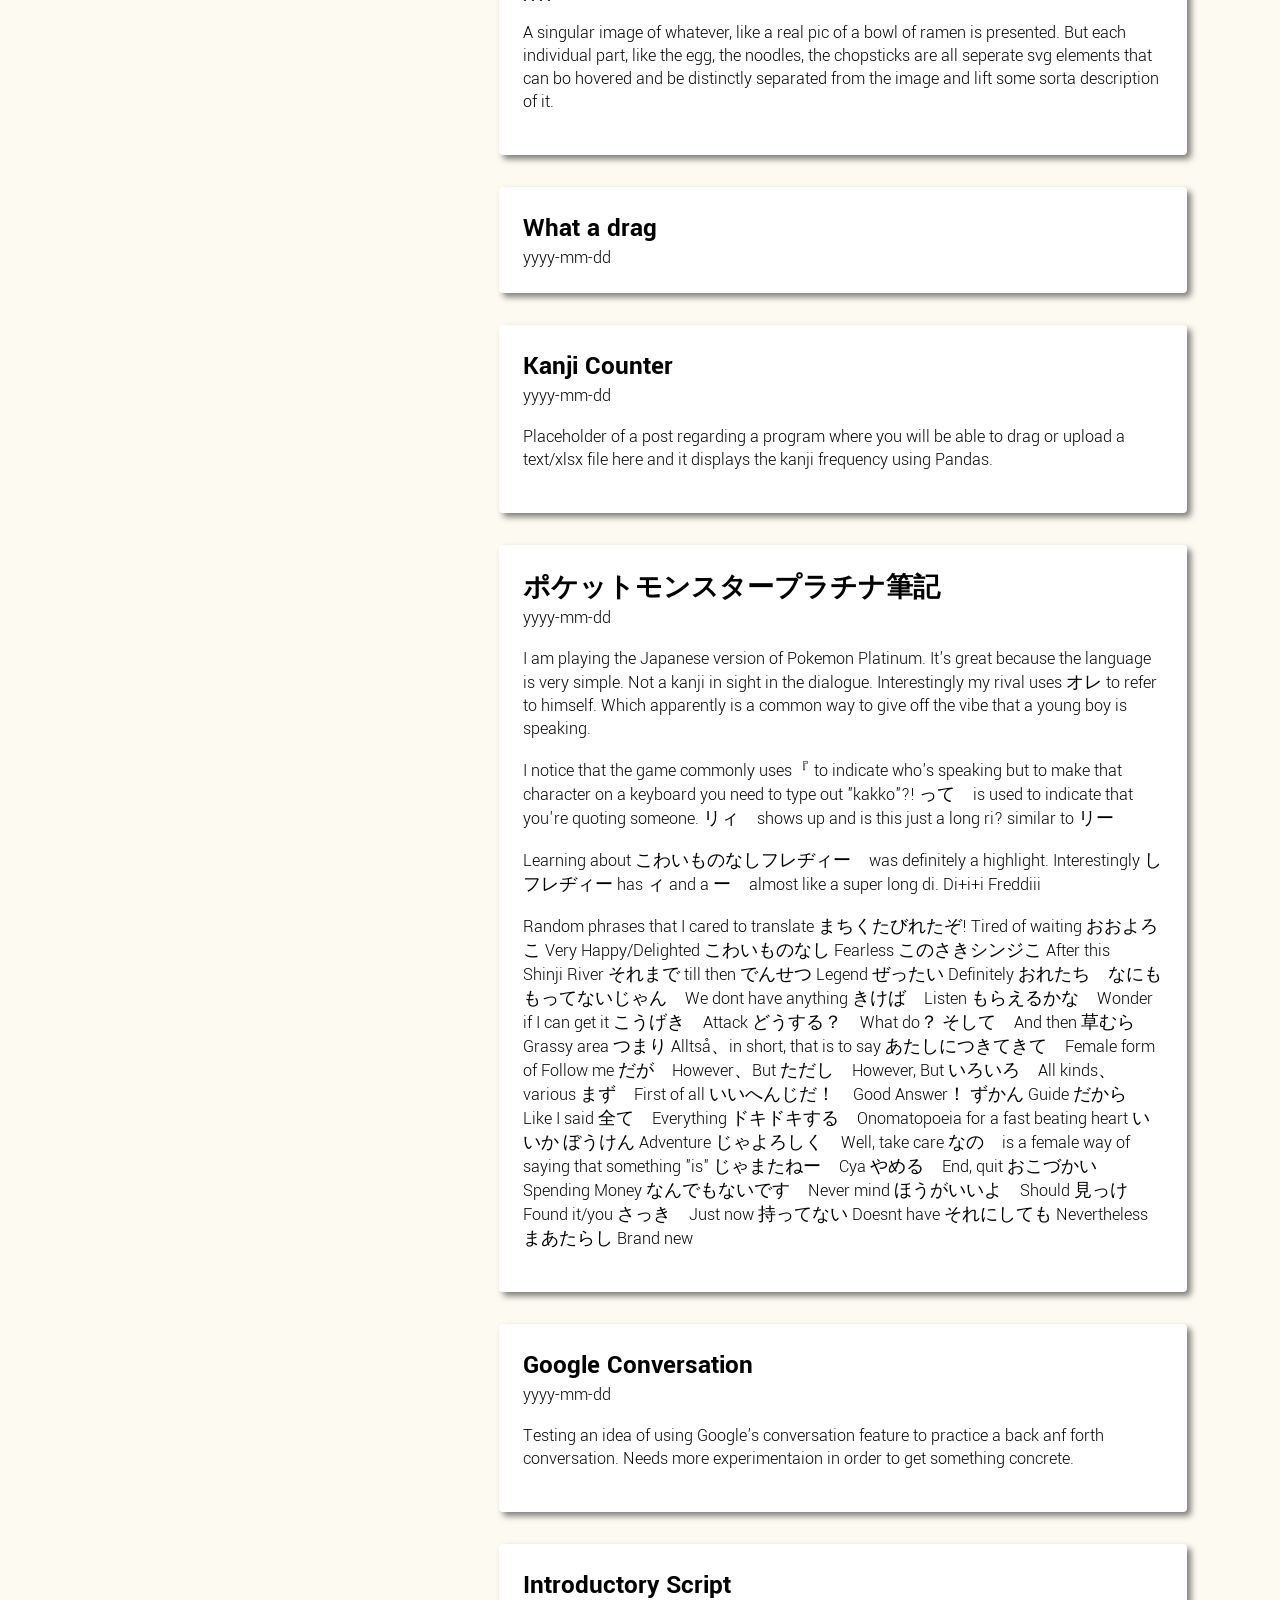
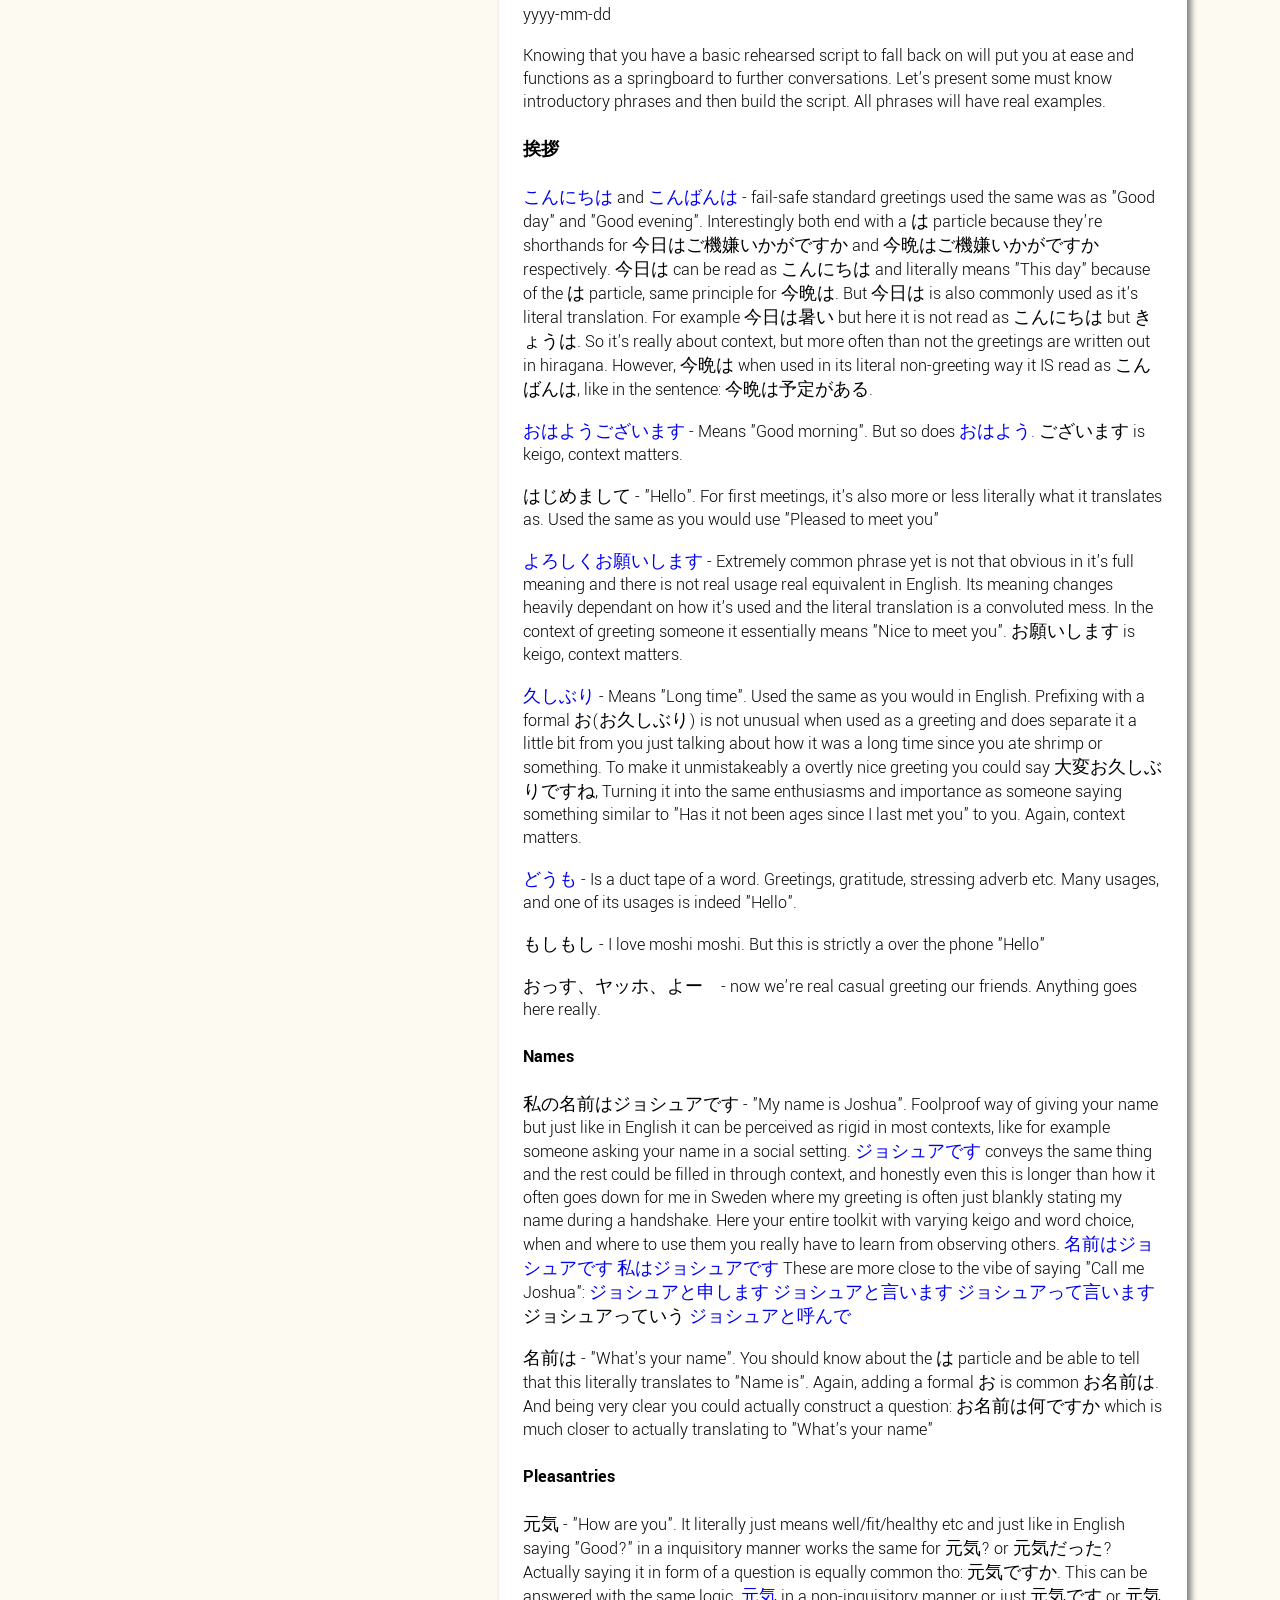
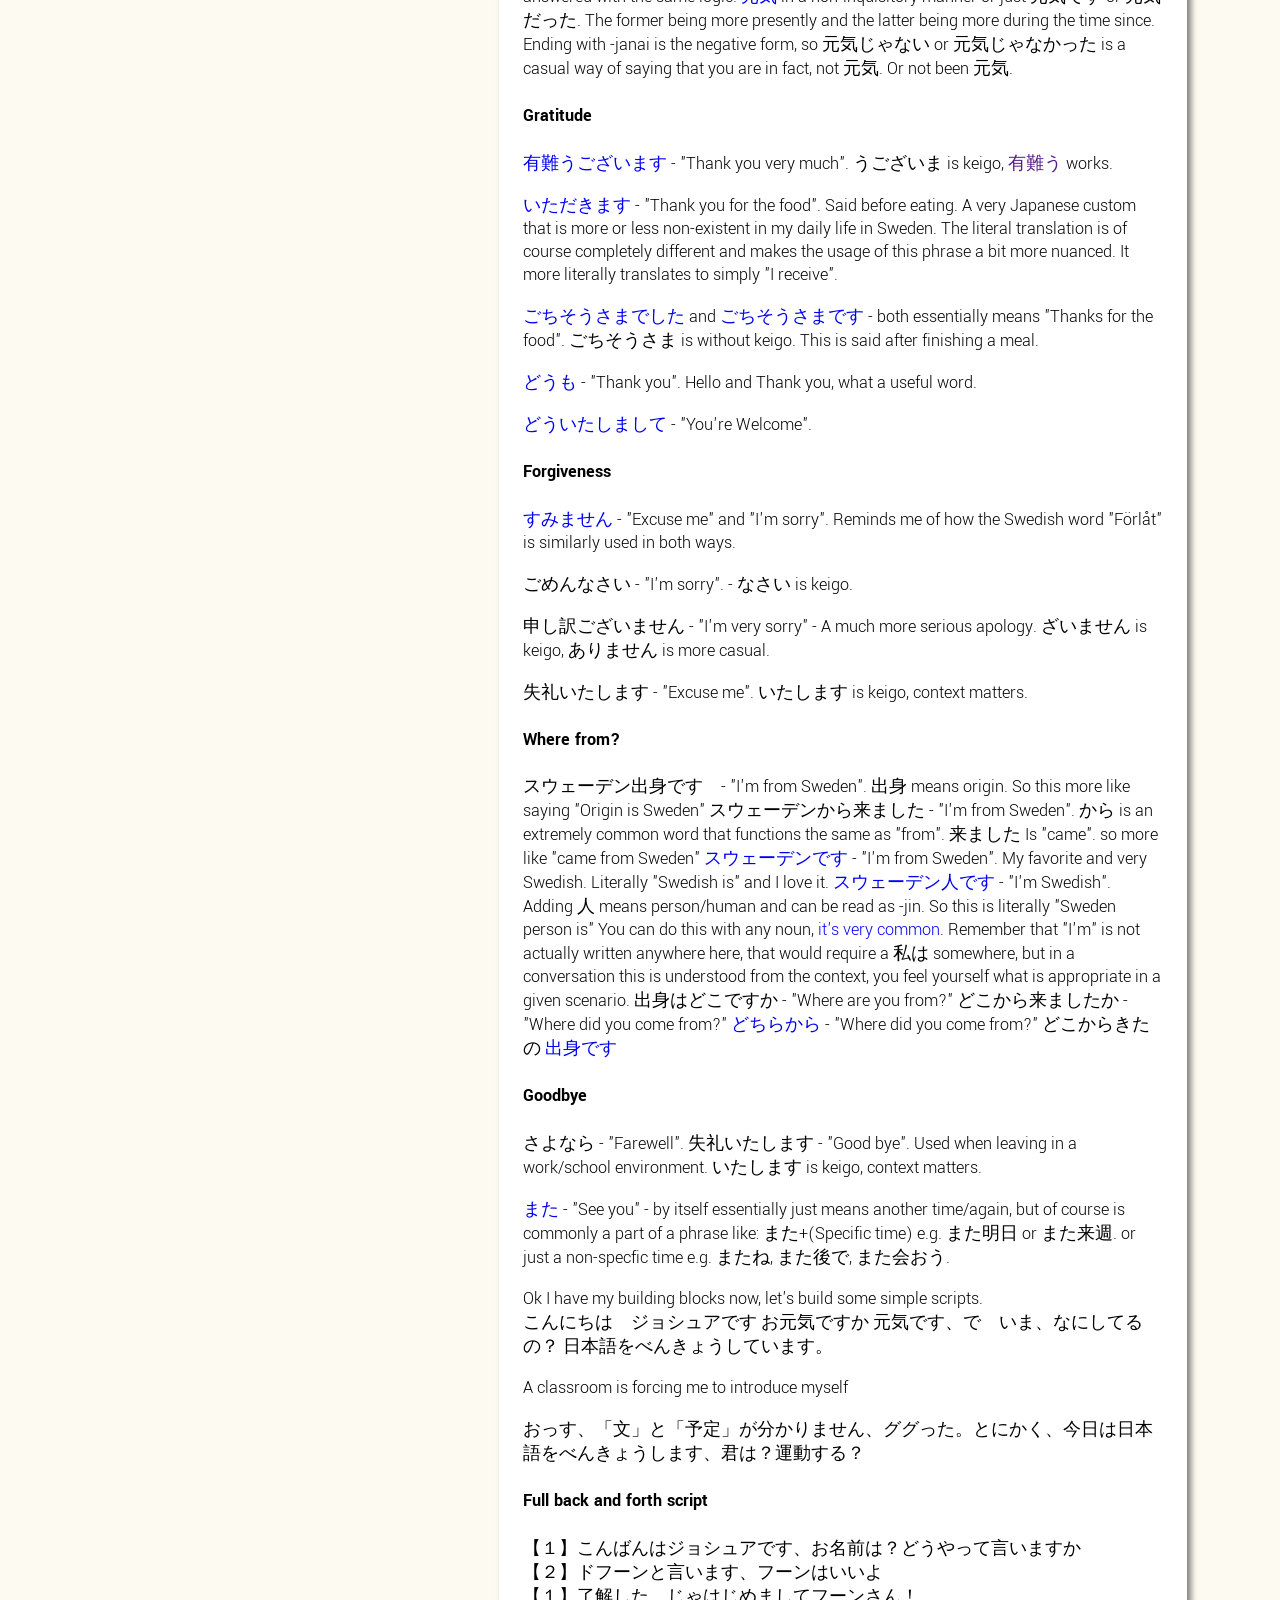
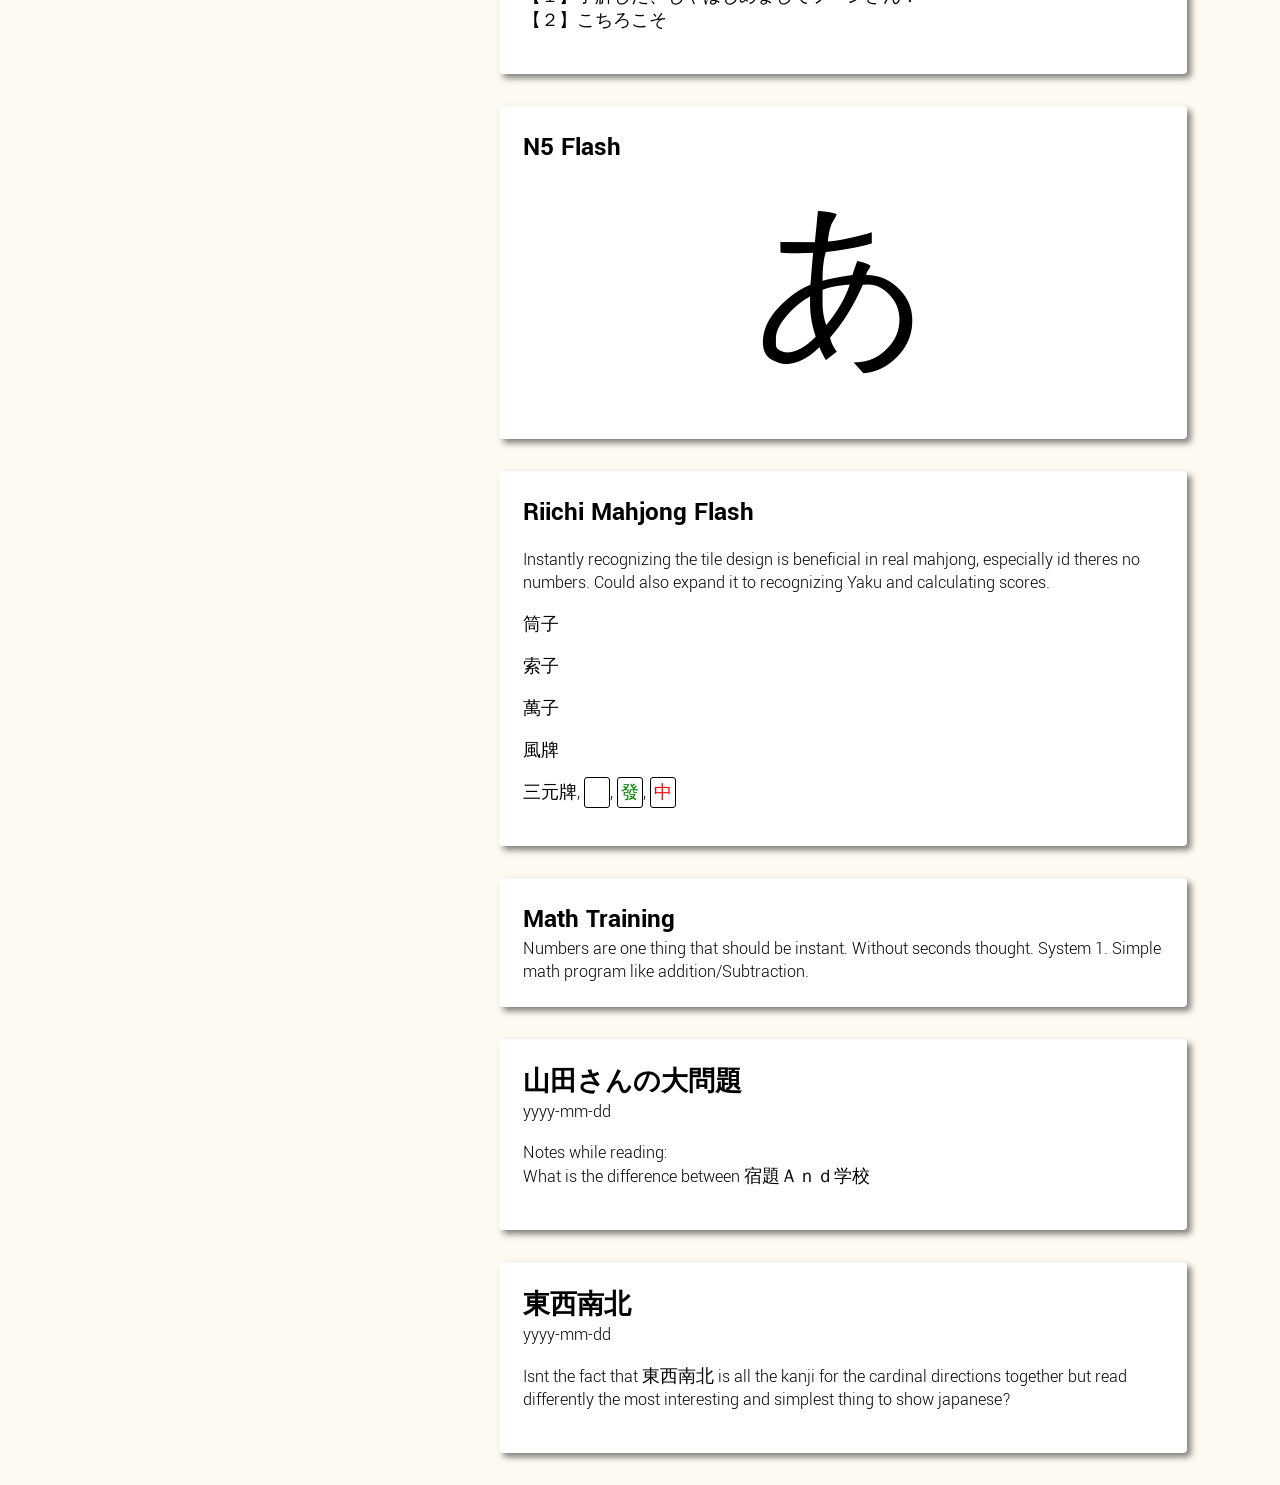
<file: pages/wip-post.html>
<!DOCTYPE html>
<html lang="en">
<head>
    <meta charset="UTF-8">
    <meta http-equiv="X-UA-Compatible" content="IE=edge">
    <meta name="viewport" content="width=device-width, initial-scale=1.0">
    <title>Just Joshua's Japanese</title>
    <link rel="preconnect" href="https://fonts.googleapis.com">
    <link rel="preconnect" href="https://fonts.gstatic.com" crossorigin>
    <link href="https://fonts.googleapis.com/css2?family=Yantramanav:wght@100;300&display=swap" rel="stylesheet">
    <script src="../js/scriptprototyping.js" defer></script>
    <link rel="stylesheet" href="../css/styles.css">
</head>
<body>
    <header>
        <a href="../index.html">
            <h1>
                ただにジョシュアの日本語
            </h1>
        </a>
    </header>
    <div class="main-site-container">
        
        <aside class="sidebar">
            <h3>other posts</h3>
            <ul>
                <li>WIP posts</li>
            </ul>
        </aside>
        <!-- 
            Kanji I have encountered more than once recently:
            私, 高, 山, 登, 願, 日, 見, 本, 人, 何, 回、少

            遅, 達 these are like the same kanji man
            Funny Kanji:
            凸, 凹, 鬱, 忘
            Forget is deceased + mind, just brilliant.

            Endings:
            (noun)-desu     :   is / to be. e.g. ジョシュアです
            (noun)-da       :   same as desu, but perceived as more self-centered, therefore less polite
            (noun)-ne       :   Seeking other's approval. (Right / Isn't it) e.g. きもちわるいTシャツですね
            (noun)-me       :   A derogatory honorific
            (verb)-tai      :   Express desire. e.g. たべたい   : Express desire for nouns ほしい　is used　e.g. ほんがほしいです. Can also be used for verbs. てつだってほしいです
            (noun)-ya       :   Means a (noun) store e.g. くつや。靴屋
            (noun)-jin      :   Person from (noun) e.g. スウェデンじん
            (noun/pronoun)-tachi    :   A group of that (noun/pronoun) e.g. 私たち、 船員たち、小鳥たち
            -na             :   often masculine ending that indicates emotion or emphasis
            (noun)-bu       :   A club of that noun e.g. ソフト部
            -ぐらい              :      approximately; about; around; to the extent    

            Verb Conjugations(Grouped in 3: 1:‐(w)u, ‐t(s)u, (preceded by a,u or o)-ru | 2:-ru | 3:Irregulars kuru and suru):
            (Verb)-masu     :   Past:(thing)-mashita : to do something e.g. たべます、たべました : these are the polite forms of -ru and -ta
            (Verb)-te/de    :   to make a request e.g. はなして、のんで　: Unless you want to sound like a threatening gangster the request should end with ください　if there's any sense
            of entitlement to the thing requested otherwise use おねがいします　if it's more of a favour.
            (Verb)-te + mitai: I want to e.g. ケブネカイセへいってみたいです、ケブネカイセにのぼってみたいです
            (Verb)-te + imasu: You are doing the verb now e.g. うんちしています
            (Verb)-tai      :   Want to do the verb. e.g. ケブネカイセにいきたいです
            (Verb in NAI-form): Negative conjugations e.g. いれない is the negative/NAI-form of いれる 

            Adjective Conjugations:
            (I-Adjective)-katta : My past impression is that adjective replace the -i with -katta e.g. 楽しかったです
            (NA-Adjective) deshita : My past impression is that adjective replace desu with deshita e.g. べんりでした

            Particles:
            wa, ka, kara, no

            wa(は) - topic-marker particle

            no - (noun) no (noun):   Connects nouns. e.g. てきのサノスめです

            ka - Indicates a question
            (Verb)-ka : Transforms the form to a questioning form e.g. なにをたべますか

            de - Indicates the means.
            (Object) de (Verb)-mashita : Did the verb by the means of object e.g. パソコンでプログラミングしました。

            ni - Indicates the destination / Location / time of action　(Where you are are will be in both space and time)
            (Object) ni (Verb)-masu : Verb(ing) to the object destination e.g. このでんしゃはキルナにいきますか。Sidenote, this sentence is a classic early example of realising the usefulness of kanji,
            when I read through the sentence for the first time after a few days after writing it I read "kono densha wa Kiruna nii kimasuka" Which is more or less nonsense and makes you reread it
            until you realise it is "kono densha wa Kiruna ni ikimasuka" A beginner mistake obviously, but I am a beginner, and I made this mistake. But if I would have been familiar
            with the kanji 行 which roughly means "to go" and can be read as い this mistake is essentially impossible: このでんしゃはキルナに行きますか。

            e(へ) - indicates the direction of movement
            (destination) e  : Makes the destination where you would wish to go e.g. ケベネカイセへいってみったいです 

            made - to a destination
            (destination) made お願いします　: Makes the destination where you want to go. e.g. 家までお願いします

            (Place) ni (Subject) : Says where the subject is e.g. 家にいる

            Random observations:
            Kochira and Dochira are the polite forms of Koko and Doko.

            th sounds becomes sa in japanese. Like Thanos(サノス) and Thank you(サンキュー)

            Typing di and du for ぢ　And　づ　Is messed up

            手袋 being hand+bag for Gloves is too cute. Nothing beats the german Handschuhe meaning Hand+Shoe in terms of funnyness.
            Why is Shoes(靴) not 足袋 Foot+bag? 足袋 Is apparently those traditional two toe Tabi socks.

            有る　might aswell be the most important word to know everything about.

            動物どうぶつ　means animal, but I enjoy the observation of being a motion+thing a lot more.

            ただにジョシュアの日本語

            恐れ入ります is a phrase said when someone straight up experienced death

            both　いる and ある means "be". iru is for people and living things while aru is for things. います　and あります　are the polite forms.
            (subject) wa (location) no (person/thing location) ni imasu/arimasu e.g. ジョシュアはエジプトのピラミッドの前にいます　or ハンバーガーは私の中にあります
            なか・中・Inside
            まえ・前・In front of
            うしろ・後ろ・Behind
            よこ・横・Next to
            となり・隣・Next to (used for buildings, describing a neighbour or next in line. Only compare same category/type of things)
            そば・側・Near
            ちかく・近く・Near　(used for buildings/locations)
            した・下・Below
            うえ・上・Above
            ひだり・左・Left
            みぎ・右・Right
            さと・外・Outside

            Isnt havinga  reactiong game with these placements a cute idea. The same idea iwth reognixzing mahojng ahnd fu and han.

            The plural of mountain being mountainmountain is pretty funny.

            Kanji usually have 2 very different ways of being read. Kun and on-yomi. A rule of thumb is: use the kun reading when the kanji is standalone and the on reading when
            it's a part of a word, for example: 水 alone is usually read as みず and in a word like 水曜日 its read as すい.

            Very common phrases from watching native Japanese speakers:
            目の前に, この感じ, こちら, 実話, 思います, あいつ, そろそろ, 今回は, これは大失敗かも、矢っ張り矢っ張、矢っ張り、全然、それば、そです、ぜひ、たくさん、中々、少し、但し、そして、あちこち、

            Important verbs you need to master:
            iru, iku, suru, kita, 

            Verb+ずに (zuni) is quite a useful suffix that means "without" the verb.

            An idea is to use write a script and deploy it with Tampermonkey that makes the furigana toggleable on the NHK WEB EASY articles. 

            S+O+V = Natural Japanese
            I coffee drink
            S+V+O = English
            I drink coffee
            
            &nbsp   : Non-breakable space
            &#8209  : Non-breakable hyphen 
        -->
        <section class="main">
            <article id="wip-post" class="blog-post">
                <h2>WIP</h2>
                <time class="date" datetime="yyyy-mm-dd">yyyy-mm-dd</time>
                <article>
                    <p>
                        Lorem ipsum dolor, sit amet consectetur adipisicing elit.
                        erferendis nesciunt nobis sequi, consectetur assumenda odit dolore ipsum, quaerat non, debitis ex vitae officiis. Laboriosam, odio excepturi veniam sint velit ea?
                    </p>
                
                </article>
            </article>
            <article id="wip-post" class="blog-post continuously-updated">
                <h2>Reduplication(畳語)</h2>
                <time class="date" datetime="yyyy-mm-dd">yyyy-mm-dd</time>
                <article>
                    <!-- I should make a scrollbox with a searchbar. maybe add filtering capability. like source, context etc. this will need extra examples. 
                    
                        I should make it so that when you hover an example an SVG animation of a redirct symbolstarts happening


                        All english translation examples should be hidden at first. Then when you hvoer the japanese reduplication it shakes and then after like 3 seconds pops up the answer to the right. but there should be a togglable button above it that makes all of the answers show. So you can kinda use it like a flashcard.
                    -->
                    <p>
                        In Swedish the concept of reduplication is not at all that common so it overjoys me to see it so frequently used in Japanese. Here's some I've encountered with video examples:
                    </p>
                    <button>Toggle answers</button>
                    <div id="reduplication-examples-wrapper-label">
                        <div id="reduplication-examples-wrapper" class="">
                            <!-- Whenm this one is pressed it  needs to display the nearby extra examples
                            more or less chose to set all divs within the input checkbox to NOT none-->
                                <div id="reduplication-examples-row-1" class="reduplication-examples-row" onclick="expand_examples(this)">
                                        <div class="reduplication-example">
                                            <div class="japanese-reduplication-example">ぐちゃぐちゃ</div>
                                            <div class="translated-reduplication-example">Sloppy/Messy</div>
                                        </div>
                                    
                                        <div class="extra-reduplication-example">
                                            <a href="https://youtu.be/qiPskldhmpg?t=686" target="_blank">#1</a>
                                        </div>
                                        <div class="extra-reduplication-example">
                                            <a href="https://youtu.be/ybUiQJOd5MM?t=158" target="_blank">#2</a>
                                        </div>
                                </div>
                            <div class="reduplication-examples-row">
                                <a href="https://youtu.be/UEszmZULDxo?t=387" target="_blank">
                                    <div class="reduplication-example">
                                            <div class="japanese-reduplication-example">そろそろ</div>
                                            <div class="translated-reduplication-example" style="text-decoration: none !important;">Soon/Gradually</div>
                                    </div>
                                </a>
                            </div>
                            <div class="reduplication-examples-row">
                                <a href="https://youtu.be/ybUiQJOd5MM?t=105" target="_blank">
                                    <div class="reduplication-example">
                                        <div class="japanese-reduplication-example">いろいろ(色々)</div>
                                        <div class="translated-reduplication-example" style="text-decoration: none !important;">Various</div>
                                    </div>
                                </a>
                            </div>
                            <div class="reduplication-examples-row"></div>
                            <div class="reduplication-examples-row"></div>
                            <div class="reduplication-examples-row"></div>
                            <div class="reduplication-examples-row"></div>
                            <div class="reduplication-examples-row"></div>
                            <div class="reduplication-examples-row"></div>
                            <div class="reduplication-examples-row"></div>
                            <div class="reduplication-examples-row"></div>
                            <div class="reduplication-examples-row"></div>
                            <div class="reduplication-examples-row"></div>
                            <div class="reduplication-examples-row"></div>
                            <div class="reduplication-examples-row"></div>
                            <div class="reduplication-examples-row"></div>
                            
                            
                            

                            <a href="https://youtu.be/h2EpwYFfrfY?t=300" target="_blank">
                                <div class="reduplication-example">
                                    <div class="japanese-reduplication-example">さまざま(様々)</div>
                                    <div class="translated-reduplication-example" style="text-decoration: none !important;">Various</div>
                                </div>
                            </a>
                            <a href="" target="_blank">
                                <div class="reduplication-example">
                                    <div class="japanese-reduplication-example"></div>
                                    <div class="translated-reduplication-example" style="text-decoration: none !important;"></div>
                                </div>
                            </a>
                        </div>
                    </div>
                    <div class="expand-reduplication-examples-btn" onclick="expand_examples()">
                        Expand
                    </div>
                    <p>
                        <ul><a href="https://youtu.be/ybUiQJOd5MM?t=940" target="_blank">ぜんぜん(全然)</a> - Not at all/Wholly/Extremely - It almost works like a contronym</ul><a href="https://youtu.be/W8V9xlPoT2g?si=W5clkv4iEUcFsxkt&t=18">#1</a>
                        <ul><a href="" target="_blank">ぜんぜん(漸漸)</a></ul>
                        <ul><a href=""></a>のろのろ - slowly/sluggishly</ul>
                        <ul><a href="https://youtu.be/5YIadrdOsnM?t=6" target="_blank">なかなか</a>(中々)+verb - considerably/quite　<a href="https://youtu.be/IN-Uh2VfL8c?t=8" target="_blank">#2</a><a href="https://youtu.be/qiPskldhmpg?t=67" target="_blank">#3</a></ul>
                        <ul><a href=""></a>なかなか(中々)+adjective/noun - excellent/very good</ul>
                        <ul><a href="https://youtu.be/5YIadrdOsnM?t=78" target="_blank">ざらざら - rough(to the touch)</a></ul>
                        <ul><a href="">くちゃくちゃ</a> - eating sounds. A similar <a href="https://youtu.be/h2EpwYFfrfY?t=196" target="_blank">めちゃくちゃ</a> means incredibly/absurd</ul>
                        <ul><a href="">すがすがしい(清々しい)</a> - refreshing <a href="" target="_blank">せいせい(清々)</a>refreshed/relieved</ul>
                        <ul><a href="https://youtu.be/V40sMUAE5ek?t=182" target="_blank">ばらばら</a> - scattered/disconnected </ul>
                        <ul><a href="https://youtu.be/EjDc5d67mrE?t=341" target="_blank">ときどき(時々)</a> - sometimes </ul>
                        <ul><a href="https://youtu.be/cjtUzcgVXyM" target="_blank">ぼろぼろ</a> - worn-out/exhausted </ul>
                        <ul><a href="" target="_blank">ぶかぶか</a> - baggy/loose-fitting</ul> <!-- I heard this while watching Natsuzora when Natsu gets her new shoes-->
                        <ul><a href="https://youtu.be/9QBYT9Rdmuw?t=46" target="_blank">などなど</a> - etc/and the like</ul>
                        <ul><a href="https://youtu.be/i6jKMAU3aJ8?t=50" target="_blank">ドバドバ</a> - gush/pouring out</ul>
                        <ul><a href="https://youtu.be/zxOBCjqP8-Y?t=132" target="_blank">ふわふわ</a> - floaty/fluffy</ul>        
                        <ul><a href="https://youtu.be/CiQzmwz_Olg?t=125" target="_blank">もともと(元々)</a> - originally/from the beginning</ul>
                        <ul><a href="https://youtu.be/UvnI1Sk5w2w?t=82" target="_blank">ひび(日々)</a> - everyday/day after day</ul>
                        <ul><a href="https://youtu.be/RPB0biQlwlU?t=25" target="_blank">だんだん</a> - Gradually</ul>
                        <ul><a href="https://youtu.be/yu7BDkENnNM?t=25" target="_blank">ニヤニヤ</a> - Smirking</ul>
                        <ul><a href="https://youtu.be/yu7BDkENnNM?t=26" target="_blank">ニコニコ</a> - Smilingly</ul>
                        <ul><a href="https://youtu.be/PfOqBTV32_0?t=711" target="_blank">ちゃんちゃん</a> - not sure honestly lmao</ul>
                        <ul><a href="https://www.youtube.com/shorts/AaGeaJ4tdaQ" target="_blank">パリパリ</a> - crispy/cracking</ul>
                        <ul><a href="https://youtu.be/6hbK_MWplJg?t=88" target="_blank">めちゃめちゃ</a> - Excessive/Major/Very/Absurd/Disorderly</ul>
                        <ul><a href="https://youtu.be/mjTra9IWC8s?t=121" target="_blank">めちゃくちゃ</a> - Excessive/Major/Very/Absurd/Disorderly</ul>
                        <ul><a href="https://youtu.be/6hbK_MWplJg?t=88" target="_blank">ピタピタ</a> - ？？？</ul>
                        <ul><a href="https://youtu.be/9UJJDxhI3qA?t=35" target="_blank">もともと(元々)</a>from the start/by nature</ul>
                        <ul><a href="https://youtu.be/9UJJDxhI3qA?t=147" target="_blank">どんどん</a>steadily/continuously<a href="https://youtu.be/gYuvggptkDM?si=wuBJE-zqSaRdmhNI&t=160">#1</a></ul>
                        <ul><a href="https://youtu.be/9UJJDxhI3qA?t=147" target="_blank">どんどん</a>steadily/continuously</ul>
                        <ul><a href="https://youtu.be/MammcQ3XkpY?t=56" target="_blank">そもそも</a>to begin with/after all <a href="https://youtu.be/1PoQnAmnT8I?si=P77JvS4FQI306DPv&t=58">#2</a></ul>
                        <ul><a href="https://www.youtube.com/live/L-q6Gz_4Yqc?feature=share&t=43" target="_blank">いよいよ</a>at last/finally</ul>
                        <ul><a href="https://youtu.be/va8wt2yGviY?si=K7cfMQNwGm1N6abu&t=70" target="_blank">まちまち</a>various/different</ul>
                        <ul><a href="https://youtu.be/4G_gdIzibuk?si=mrWrsDcFDO0rQycJ&t=113" target="_blank">まだまだ</a>still/not yet</ul>
                        
                        <ul><a href="https://youtu.be/RDrNWAHaKfI?si=PC1xbvyXmOohBgXm&t=268" target="_blank">ギリギリ</a>just barely/just in time</ul>
                        ～～のような how interesting<br>
                        <ul><a href="https://youtu.be/sVPOlkHnyJU?si=PbiLox2vp6IMJukC&t=149" target="_blank">かたがた</a>while/for the purpose of</ul>
                    </p>
                </article>
            </article>
            <article id="" class="blog-post">
                <h2>金</h2>
                <time class="date" datetime=""></time>
                <article>
                    Is there not a joke to be made about how 金出せよ！ can be read as "Give em your money" and "Give me your gold". Efficient robber maybe?(person crying handing over their gold and money to a robber while being impressed at the efficency of their lanugage)

                    isnt there a joke to be workshopped about a robber holding up a note that says 金出せよ！ and the goldsmith victim being sad yet impressed at their robbing effiency

                    Zai x 10 type a humour
                </article>
            </article>
            <article id="wip-post" class="blog-post fast-runner">
                <h2>早い</h2>
                <time class="date" datetime="yyyy-mm-dd">yyyy-mm-dd</time>
                <article>
                    <img id="running-stick-gif" class="start_running" src="../images/running_stick.gif" alt="runningman">
                
                </article>
            </article>
            <article id="ppoppost" class="blog-post pop-post">
                <h2>Pop</h2>
                <time class="date" datetime="yyyy-mm-dd">yyyy-mm-dd</time>
                <article>
                    <p>

                    </p>
                </article>
            </article>
            <article id="wip-post" class="blog-post">
                <h2>Obsolete Kana</h2>
                <time class="date" datetime="yyyy-mm-dd">yyyy-mm-dd</time>
                <article>
                    <p>
                        Why is ウォ preferred over ヲ? Why has ウェcompletely erased the notion of using ヱ? Is there any difference between ぢ and じ?
                    </p>
                    <p>
                        An oversimplified answer to the nowadays obsolete katakana in modern Japanese like ヲ and ヱ can 
                        essentially be summed up to modern speaking patterns having rid of the existing miniscule
                        vocal difference they had. These katakana been consumed by an already existing kana.
                        There's much more to it but meaningless to dwell over at my current stage.
                    </p>
                    <p>
                        Certain kana visible on the common kana charts are not in use and turned obsolete by other kanas. ヲ comes in mind. を has
                        also lost its unique sound and more or less sounds interchangeably like お.
                        Some have even fallen so out of favour that they are not even on the charts anymore. like ゐ, ヱ and ゑ. 
                        These are interesting to maybe explore further but in the grand scheme of things meaningless if your goal is to
                        communicate with modern Japanese speakers.
                    </p>
                
                </article>
            </article>
            <article id="wip-post" class="blog-post write-up">
                <h2>Pitch Language</h2>
                <time class="date" datetime="yyyy-mm-dd">yyyy-mm-dd</time>
                <article>
                    <p>
                        Chinese and Japanese are famous for being tonal/pitch languages with how widespread its usage is and how it can change the meaning of
                        something drastically, often causing embarrassing beginner mistakes. But a very easy thing to forget is that Swedish,
                        my native language is in fact a pitch language, which has to be one of the most annoying things to learn, yet
                        I am sitting on this knowledge innately. Spaden, tomten, backen, gifter and radar are just a few examples 
                        of words where both meanings are commonly used, spelled exactly the same and only changing meaning when pitched differently during speech.
                    </p>
                    <p>
                        Lion-Eating Poet in the Stone Den
                    </p>
                </article>
            </article>
            <article class="blog-post continuously-updated" >
                <h2>Translation Practice</h2>
                <time class="date" datetime="yyyy-mm-dd">yyyy-mm-dd</time>
                    <p>
                        <b>Japanese text</b> <br>
                        <i>Literal translation</i> <br>
                        Natural translation
                    </p>
                    <p>
                        O'Boy will you learn about と話はなしています. After some articles you'll realise that they are often a bit awkwardly phrased for sake of simplicity. aslong as that is in your mind while reading it is good reading practice.
                    </p>
                    <div id="article-wrapper">
                        <button class="collapsible-article">#1 - 拉致がわかって20年「帰ってくるまでずっと待っている」</button>
                        <div class="translated-article">
                            <p>
                                <!--が is used here over は. Makes Rachi(拉致) the subject and not the topic.
                                    Here the subject is doing the verb or will do the verb, in this case わかって.
                                    The Kidnapping is doing "understood". 
                                -->
                                拉致がわかって２０年「帰かえってくるまでずっと待っている」<br>
                                <i>Kidnapping understood after 20 years "Come back until all the time waiting for"</i><br>
                                20 years after finding out about the kidnapping: "I have always been waiting for you to come back." 
                            </p>
                            <p>
                                <!--
                                    translating 、to 、makes almost no sense. Japanese use these commas way
                                    differently from how a , would  be used in the west. The whole sentence
                                    until the 。needs to be put within eachothers contexts to make any sense.
                                    Initially translated each 、sentence which made the article borderline incomprehensible.
                                -->
                                
                                北朝鮮が「日本人を拉致した」と認めてから、２０年が過ぎました。<br>
                                <i>North Korea: "Japanese Person kidnapped" 20 years recognize.</i><br>
                                20 years has passed since North Korea confessed to: "Kidnapping Japanese people"
                            </p>
                            <p>
                                北朝鮮に連れて行かれた人の中で、５人は日本に帰ってきましたが、ほかの人はまだ帰ってきていません。<br>
                                <i>North Korea to taken people of, 5 people Japan to return, remaining people still not returned.</i><br>
                                Of the people taken to North Korea, 5 people have returned to Japan, while the remaining people have still not returned. 
                            </p>
                            <p>
                                横田めぐみさんは４５年前、中学校１年生のとき拉致されました。<br>
                                <i>Yokota Megumi 45 years before, Middle school first-year student time kidnapped</i><br>
                                45 years ago Yokota Megumi was kidnapped as a first-year middle school student.
                            </p>
                            <p>
                                お母さんの早紀江さんは８６歳になりました。<br>
                                <i>Mother of Sakie 86 years old turned.</i> <br>
                                Sakie's Mother, now 86 years old.
                            </p>
                            <p>
                                <!-- Think of the で particle as a utilization particle. 
                                    Mark a noun that you are utilizing to do some action.
                                    I utilize the school to wear
                                -->
                                早紀江さんはめぐみさんの赤いくしや、学校で着ていた服を大事に持っています。 <br>
                                <i>Sakie is Megumi's red comb, school at wore clothes important belonging.</i> <br>
                                Sakie keeps Megumi's red comb and school uniform.
                                    <!-- The fact that 大事に持っています comes at the end of the sentence
                                    changes the entire sentence. we don't understand that Sakie is 
                                    "treasuring" the comb and uniform until the end. In English
                                    this verb of "keeping/treasuring" is at the front of the sentence.
                                -->
                            </p>
                            <p>
                                そして「帰ってきためぐみに会うため、私が病気にならないように気をつけています」と話しています。<br>
                                <i>then "came back Megumi to meet, I am sick must not hope be careful" she said.</i> <br>
                                then "I am careful about not getting sick in order meet Megumi when she comes back" she said.
                            </p>
                            <p>
                                長い時間が過ぎて、８人の親が子どもに会うことができないまま亡くなりました。<br>
                                <i>Long time has passed, 8 parents of the children meet not be able remain passed away.</i><br>
                                After a long time, 8 parents have passed away without being able to reunite with their children.
                            </p>
                            <p>
                                拉致された人の家族の会は、レポートに「拉致された子どもと親が抱き合うまで、この問題が解決したと言うことはできない」と書いています。<br>
                                <i>Kidnapped person's family assembly reports "Kidnapped child and parents are hugging until this problem has been solved can't say" wrote.</i><br>
                                An assembly of the kidnapped's families wrote in a report: "Until the kidnapped children and their parents are hugging this case isn't closed"
                            </p>
                        </div>
                        <button class="collapsible-article"> #2 - ドローンで島に品物を届ける　パラシュートで上から落とす
                        </button>
                        <div class="translated-article">
                            <p>
                                <!-- de, ni and wo particle in one short sentence. -->
                                ドローンで島に品物を届ける　パラシュートで上から落とす<br>
                                <i>Drone utilize island to thing send. Parachute utilize above from drop</i><br>
                                Drones deliver goods to island by parachute dropping them from above.
                            </p>
                            <p>
                                <!-- 長崎(Nagasaki) 県(Ken = Prefecture) so, 長崎県 Nagasakiken means Nagasaki Prefecture. -->
                                <!-- 五島(Gotou) 市(Shi = City) so, 五島市 Gotoushi means Goto City -->
                                <!-- It's an interesting sentence because we get both reading of 島(tou/shima) -->
                                <!-- Google maps write it as 嵯峨ノ島 -->
                                長崎県五島市の嵯峨島という島には、１００人ぐらいが住んでいて、お年寄りがたくさんいます。<br>
                                <i>Nagasaki Prefecture Gotou City's Saganoshima called island on 100 people approximately live, senior citizen a lot</i><br>
                                On an island called Saganoshima in Goto, Nagasaki prefecture resides around 100 people, where most are senior citizens. 
                            </p>
                            <p>
                                生活に必要な物を売る店が１つありますが、１２月になくなる予定です。<br>
                                <i>One's living on needed things sell store one thing there is. On December disappear plans there is.</i><br>
                                Necessities are sold in only one store which is scheduled to close in December.
                            </p>
                            <p>
                                <!-- Here is a third reading of 島, じま(jima)  -->
                                このため、五島市の福江島のスーパーから、ドローンで食物などを届けています。<br>
                                <i>Consequently, Gotou City's Fukue Island's supermarket drone bring food and the likes. </i><br>
                                Resulting in food and other necessities being brought over by drone from the supermarket on Fukue Island, Gotou.
                            </p>
                            <p>
                                <!-- Does 会社ある not sound more natural? -->
                                福江島にある会社が、２６日から始めました。<br>
                                <i>Fukue Island on a company 26th from begin.</i><br>
                                On the 26th a company will open on Fukue Island.
                            </p>
                            <p>
                                １週間に3日、１日に4回届けることになっています。<br>
                                <i>1 week on 3 days, 1 day on 4 times deliver thing to become</i><br>
                                It will deliver 3 days a week 4 times a day.
                            </p>
                            <p>
                                品物が入った箱にはパラシュートが付いていて、ドローンは上から箱を落とします。<br>
                                <i>Goods enter box to parachute attached drone above from box drop.</i><br>
                                The box of goods has a parachute attached and is dropped from above using a drone.
                            </p>
                            <p>
                                そして、また同じところを飛んで帰ります。<br>
                                <i>and then, again same place fly return</i><br>
                                And then fly back to the same place again.
                            </p>
                            <p>
                                ドローンは時速１００kmぐらいで飛びます。<br>
                                <i>Drone speed 100km approximately fly.</i><br>
                                The drone flies at around 100km/h.
                            </p>
                            <p>
                                品物を届けてもらった人は「島の店がなくなったら不便になるので、いいと思います」と話していました。<br>
                                <i>Goods delivery person "Island's store disappear inconvenience to become because good think" they said.</i><br>
                                The person delivering the goods said: "I think it's good since it would be an inconvenience if the Island's store were to close down."
                            </p>
                        </div>
                        <button class="collapsible-article"> #3 - 大リーグの大谷選手　ピッチャーとバッターで1年活躍できた
                        </button>
                        <div class="translated-article">
                            <p>
                                <ruby>大<rp>(</rp><rt>だい</rt><rp>)</rp></ruby>リーグの
                                <ruby>大谷選手　<rp>(</rp><rt>おおたにせんしゅ</rt><rp>)</rp></ruby>ピッチャーとバッターで１
                                <ruby>年活躍<rp>(</rp><rt>ねんかつやく</rt><rp>)</rp></ruby>できた
                                <br>
                                <i>Major League Baseball's Ohtani Shohei pitcher and batter in all year good job</i><br> 
                                Major League Baseball's pitcher and batter Shohei Ohtani has had a successful year.
                            </p>
                            <p>
                                <ruby>大<rp>(</rp><rt>だい</rt><rp>)</rp></ruby>リーグのリーグのエンジェルスの
                                <ruby>大谷翔平<rp>(</rp><rt>おおたにしょうへい</rt><rp>)</rp></ruby>
                                <ruby>選手<rp>(</rp><rt>せんしゅ</rt><rp>)</rp></ruby>は
                                <ruby>５日<rp>(</rp><rt>いつか</rt><rp>)</rp></ruby>、
                                アメリカで<ruby>今年最後<rp>(</rp><rt>ことしさいご</rt><rp>)</rp></ruby>の
                                <ruby>試合<rp>(</rp><rt>しあい</rt><rp>)</rp></ruby>にピッチャーとバッターで<ruby>出<rp>(</rp><rt>で</rt><rp>)</rp></ruby>ました。     
                                <br>
                                <i>Major League Baseball's league Angels' Ohtani Shohei member is 5 days America at this year final game on pitcher and batter went out.</i><br>
                                With Major League Baseball's Los Angeles Angels will Shohei Ohtani on the 5th play this season's final game in America as pitcher and batter.                  
                            </p>
                            <p>
                                <ruby>大<rp>(</rp><rt>だい</rt><rp>)</rp></ruby>リーグで、
                                １つのチームは１６２<ruby>試合<rp>(</rp><rt>しあい</rt><rp>)</rp></ruby>あります。
                                <br>
                                <i>Major League Baseball at one team has 162 games.</i><br>
                                One team has 162 games in the current Major League.
                            </p>
                            <p>
                                <!-- whi is「」used here?
                                以上 here is strange. What do you mean more than? -->
                                <ruby>大谷<rp>(</rp><rt>おおたに</rt><rp>)</rp></ruby>
                                <ruby>選手<rp>(</rp><rt>せんしゅ</rt><rp>)</rp></ruby>は
                                <ruby>今年<rp>(</rp><rt>ことし</rt><rp>)</rp></ruby>ピッチャーで「１６２イニング」
                                <ruby>以上<rp>(</rp><rt>いじょう</rt><rp>)</rp></ruby>
                                <ruby>投<rp>(</rp><rt>な</rt><rp>)</rp></ruby>げて、バッターで
                                「５０２<ruby>回<rp>(</rp><rt>かい</rt><rp>)</rp></ruby>」
                                <ruby>以上<rp>(</rp><rt>いじょう</rt><rp>)</rp></ruby>
                                <ruby>打席<rp>(</rp><rt>だせき</rt><rp>)</rp></ruby>に<ruby>立<rp>(</rp><rt>た</rt><rp>)</rp></ruby>ちました。
                                <br>
                                <i>Ohtani-player this year pitcher at "162 Innings" beyond throws, batter at "502 times" beyond batter's box to stood up.</i><br>
                                Ohtani have more than 162 innings pitched this year and more than 502 plate appearences. 
                            </p>
                            <p>
                                <ruby>大<rp>(</rp><rt>だい</rt><rp>)</rp></ruby>リーグで１９０１<ruby>年<rp>(</rp><rt>ねん</rt><rp>)</rp></ruby>から</ruby>リーグで１９０１<ruby>今<rp>(</rp><rt>いま</rt><rp>)</rp></ruby>までに、
                                <ruby>同<rp>(</rp><rt>おな</rt><rp>)</rp></ruby>じ<ruby>選手<rp>(</rp><rt>せんしゅ</rt><rp>)</rp></ruby>が<ruby>同<rp>(</rp><rt>おな</rt><rp>)</rp></ruby>じ<ruby>年<rp>(</rp><rt>とし</rt><rp>)</rp></ruby>
                                にこの２つの<ruby>記録<rp>(</rp><rt>きろく</rt><rp>)</rp></ruby>をつくったのは<ruby>大谷<rp>(</rp><rt>おおたに</rt><rp>)</rp></ruby>
                                <ruby>選手<rp>(</rp><rt>せんしゅ</rt><rp>)</rp></ruby>が<ruby>初<rp>(</rp><rt>はじ</rt><rp>)</rp></ruby>めてです。
                                <br>
                                <i>Major League Baseball at 1901 year since now until to same athlete same year these two records create Ohtani-player for the first time.</i><br>
                                Ohtani is the first player since 1901 to break these two records on the same year in Major League Baseball. 
                            </p>
                            <p>
                                「１６２イニング」と「５０２<ruby>回<rp>(</rp><rt>かい</rt><rp>)</rp></ruby>」は、
                                <ruby>大<rp>(</rp><rt>だい</rt><rp>)</rp></ruby>リーグで<ruby>決<rp>(</rp><rt>き</rt><rp>)</rp></ruby>まっている<ruby>数字<rp>(</rp><rt>すうじ</rt><rp>)</rp></ruby>です。
                                <br>
                                <i>"162 innings" and "502 times" Major League Baseball at determined number it is.</i><br>
                                The numbers of "162 innings" and "502 plate appearences" comes from Major League Baseball.
                            </p>
                            <p>
                                「１６２イニング」<ruby>以上<rp>(</rp><rt>いじょう</rt><rp>)</rp></ruby><ruby>投<rp>(</rp><rt>な</rt><rp>)</rp></ruby>げたピッチャーは、
                                <ruby>大<rp>(</rp><rt>おお</rt></ruby>きなけがをしないで１<ruby>年<rp>(</rp><rt>ねん</rt><rp>)</rp></ruby>
                                <ruby>活躍<rp>(</rp><rt>かつやく</rt><rp>)</rp></ruby>できたと<ruby>認<rp>(</rp><rt>みと</rt><rp>)</rp></ruby>め
                                られます。
                                <br>
                                <i>"162 innings" more than thrown pitcher big injury to do one year to and recognize</i><br> 
                                Pitchers who have done more than "162 innings" are recognized for their injury free year.
                            </p>
                            <p>
                                <ruby>最近<rp>(</rp><rt>さいきん</rt><rp>)</rp></ruby>は、
                                このようなピッチャーは<ruby>少<rp>(</rp><rt>すく</rt><rp>)</rp></ruby>なくなっていて、
                                ２０１１<ruby>年<rp>(</rp><rt>ねん</rt><rp>)</rp></ruby>は９３<ruby>人<rp>(</rp><rt>にん</rt><rp>)</rp></ruby>いましたが、
                                <ruby>今年<rp>(</rp><rt>ことし</rt><rp>)</rp></ruby>は４５<ruby>人<rp>(</rp><rt>にん</rt><rp>)</rp></ruby>でした。
                                <br>
                                <i>Recently this similar pitchers are scarce has become. 2011 year 93 people there were. this year 45 people there was.</i><br>
                                Pitchers of this caliber is hard to come by nowadays. In 2011 there were 93 such pitchers, while this year had only 45.
                            </p>
                        </div>
                        <div id="news-article-translation-4" class="news-article-translation">
                            <div class="article-title-header">
                                #4 - 幼稚園のバスのルール「子どもがみんな降りたか必ずチェック」
                                <a href="https://www3.nhk.or.jp/news/easy/k10013856041000/k10013856041000.html" target="_blank"><img src="../images/redirectmadebymeeee.png" alt="redirect symbol" width="14"></a>
                            </div>
                            <p>
                                幼稚園のバスのルール「子どもがみんな降りたか必ずチェック」<br>
                                <i>Kindergarten bus rule "child everyone disembark must monitor" </i><br>
                                Kindergarten bus rule: "Always make sure all children have gotten off"
                            </p>
                            <p>
                                静岡県で先月、3歳の女の子がこども園のバスから出ることができなくなって、熱中症で亡くなりました <br>
                                <i>Shizuoka Prefecture at last month 3-year-old girl day care's bus from exit be able to. heatstroke pass away</i><br>
                                3-year-old girl passed away from heatstroke in Shizuoka Prefecture when she was unable to exit the bus.
                                
                            </p>
                            <p>
                                <!--ya is counting things and end it with nado. 
                                ため - in order
                                suffix - にしました
                                -->
                                政府は、同じことがないようにするため、幼稚園やこども園などのバスのルールを来年4月から変えることにしました。<br>
                                <i>Government same thing non-existent carry out. Kindergarten day-care for example bus rules next year April from change </i><br>
                                The Government changed preventative measure is to change the kindergarten and pre-school bus rules coming in effect this coming April. 
                            </p>
                            <p>
                                <!-- 今まで ??? 
                                    suffix - によると - According to.
    
                                -->
                                政府によると、幼稚園などの10%ぐらいは今まで、バスに乗るときと降りるときに子どもの数や名前をチェックしないことがありました。<br>
                                <i>Government to based on kindergarten and the likes of 10% about now till. Bus on get on and off times children several name not check exist.</i><br>
                                The Government says that about 10% of kindergartens and the likes have so far not checked the children getting on and off the bus.
                            </p>
                            <p>
                                <!-- しなければなりません - shinakereba narimasen -->
                                新しいルールでは、必ずチェックしなければなりません。<br>
                                <i>New rule with, always check.</i>
                                Under the new rules, always check no matter what.
                            </p>
                            <p>
                                <!-- には and dewa two particles.-->
                                そして、バスには、みんな降りたかチェックするためのブザーなどを必ず付けます。<br>
                                <i>then, bus to everyone exit check alarm always use.</i> <br>
                                furthermore always using an alarm for checking that everyones has gotten off.
                            </p>
                            <p>
                                <!-- wtf does など mean? 
                                    4万 = Yonman
                                -->
                                幼稚園などのバスは全部で4万4000台ぐらいあります。<br>
                                <i>Kindergarten bus all on 4 ten thousand 4000 about exist</i><br>
                                Around 44000 kindergarten buses exist. 
                            </p>
                            <p>
                                政府は、ルールを守らない幼稚園などは仕事ができないようにすることなどを考えています。<br>
                                <i>Government rule abide by not kindergarten work not do appearing as and the likes of think about.</i>
                                Government rule will make kindergartens and similar institutions that do not follow the rules stop their operation.
                            </p>
    
                        </div>
                        <div id="news-article-translation-5" class="news-article-translation">
                            <div class="article-title-header">
                                #5 - 来年はうさぎの年　陶磁器のうさぎを作り始め
                                <a href="https://www3.nhk.or.jp/news/easy/k10013863341000/k10013863341000.html" target="_blank"><img src="../images/redirectmadebymeeee.png" alt="redirect symbol" width="14"></a>
                            </div>
                            <p>
                                来年はうさぎの年　陶磁器のうさぎを作り始める <br>
                                <i>Next year rabbit's year. Porcelain rabbit start making</i><br>
                            </p>
                            <p>
                                来年は、十二支でうさぎの年です。<br>
                                <i>Next year Chinese zodiac rabbit year it is</i><br>
                            </p>
                            <p>
                                熊本県にある「内田皿山焼」では、陶磁器のうさぎを作り始めています。<br>
                                <i>Kumamoto Prefecture at location "Uchida Porcelain Mountain Kiln". Porcelain rabbit make first make</i><br>
                                In Kumamoto Prefecture's Uchida Porcelain Mountain Kiln
                            </p>
                            <p>
                                <!-- This sentence has so many words that ive never seen -->
                                職人が、天草でとれた石を細かくして水と混ぜて、うさぎの形の枠に入れて焼きます<br>
                                <i>Craftsman Amakusa at obtain stone finely water and mix. rabbit's shape frame to insert to bake.</i><br>
                                A craftsperson grinds stones from Amakusa into a fine powder, mixes it with water and bakes it in a rabbit shaper frame.
                            </p>
                            <p>
                                そのあと、筆でうさぎの顔などを1つずつかいて、もう一度焼きます。<br>
                                <i>That after paintbrush on rabbit's face 1   </i>
                                ????
                            </p>
                            <p>
                                大きさは7cmぐらいで、白やピンクなど3種類あります。全部で3000個作る予定です。<br>
                                <i>dimensions 7cm roughly. White pink 3 varieties there is. All 3000 produced plans</i> <br>
                                The dimensions are around 7cm and come in white and pink, with 3 varieties. The plan is to produce 3000 in total.
                            </p>
                            <p>
                                陶磁器のうさぎを作っている人は「1つ1つ違うので、よく見て選んでほしいです」と話しています。<br>
                                <i>Porcelain rabbit maker person: "One one different the case" </i> <br>
                                The person making the procelain rabbits said: "Every one is different so I want to be careful and choose the best one"
                            </p>
                            <!-- 
                                hitotsu
                                futtatsu
                                mittsu
                                yottsu
                                itsutsu
                                muttsu
                                nanatsu
                                yattsu
                                kokonotsu - Surely someone have made a nine coconuts joke already.
                                too
                            -->
    
                        </div>
                        <div class="news-article-translation">
                            <div class="article-title-header">
                                <a href="https://www3.nhk.or.jp/news/easy/k10013869831000/k10013869831000.html
                                " target="_blank">Article #6</a>
                            </div>
                            <p>
                                <!-- なりそう = Likely -->
                                気象庁「12月1月はいつもの年より寒くなりそう」<br>
                                <i>Japan Meteorological Agency: "December and January usual than likely be cold" </i> <br>
                                Japan Meteorological Agency: "December and January are likely to be colder than usual"
    
                            </p>
                            <p>
                                <!-- -なって suffix is "to become" -->
                                25日はとても寒くなって、北海道や岩手県では気温が0°C以下になった所がありました <br>
                                <i>25th very cold become. Hokkaido and Iwate prefecture at air temperature 0°C drop below places there was</i> <br>
                                It was very cold on the 25th, There were places in Hokkaido and Iwate prefecture that dropped below 0°C.
                            </p>
                            <p>
                                東日本では雪が降った山がありました。 <br>
                                <i>Eastern Japan at snow fall mountain there was</i><br>
                                In eastern Japan there was a snowy mountain. 
                            </p>
                            <p>
                                11月の気温は、いつもの年と同じくらいになりそうです。<br>
                                <i>November air temperature usual year same about likely to become.</i><br>
                                The temperature in November is likely to be about the same as every year.
                            </p>
                            <p>
                                12月と来年1月は、東日本と西日本で、いつもの年と同じか低くなりそうです。<br>
                                <i>December and next year January Eastern Japan and Western Japan at usual year same lower than likely to become.</i><br>
                                In December and coming January the temperature in Eastern and Western Japan is likely to be the same or lower than usual.
                            </p>
                            <p>
                                12月と1月に降る雨や雪は、東日本の日本海側で、いつもの年と同じか多くなりそうです。<br>
                                <i>December and January fall rain and snow eastern Japan's sea of Japan usual year same or more likely to be </i><br>
                                In December and January it's likely to be the usual or more rain and snow on the Sea of Japan of eastern Japan.
                            </p>
                            <p>
                                北日本の日本海側と太平洋側、西日本の日本海側で、いつもの年と同じくらいになりそうです<br>
                                <i>Northern Japan's Japanese sea side and Pacific seaside Western Japan's Japanese sea side at usual year same about likely to be.</i><br>
                                Northern Japan's Sea of Japan, Pacific seaside western Japan's Sea of Japan side is likely to be about as usual.
                            </p>
                            <p>
                                日本海側では雪がたくさん降るかもしれません。<br>
                                <i>Sea of Japan at snow a lot fall maybe.</i><br>
                                It may snow a lot by the Sea of Japan.
                            </p>
                            <p>
                                <!-- they use なりそう alot in the article -->
                                気象庁は「寒い日が多くなりそうです。<br>
                                <i>Meteorological Agency says: "cold day alot likely to be</i><br>
                                The Meteorological Agency says: "There will likely be a lot more cold days
                            </p>
                            <p>
                                体の具合が悪くならないようにしてください。<br>
                                <i>Body state bad must not make sure please</i><br>
                                Please make sure you do not get sick.
                            </p>
                            <p>
                                <!-- に気をつけて. what does the ni here do? を not a particle?
                                    För-siktig, Care-ful, Full of care.
                                -->
                                日本海側ではたくさん降る雪に気をつけてください」と話しています。<br>
                                <i>Sea of Japan side at a lot fall snow be careful please." they said.</i><br>
                                by the Sea of Japan side there will be heavy snowfall so please be careful"
                            </p>
    
                        </div>
                    <div class="news-article-translation">
                        <div class="article-title-header">
                            <a href="https://www3.nhk.or.jp/news/easy/k10013869161000/k10013869161000.html
                            " target="_blank">Article #7</a>
                        </div>
                        <p>
                            Vチューバーと一緒にAEDの使い方などを勉強する会 <br>
                            <i>V-tuber together with AED handling study meeting.</i><br>
                            Meeting a Vtuber in order to learn how to use an AED.
                        </p>
                        <p>
                            AEDは、心臓の具合が悪くなって急に倒れた人ひとに、電気を使って心臓が正しく動くようにする機械です。<br>
                            <i>AED heart state bad worsen quickly collapse person electricity using heart correctly operate do machine.</i><br>
                            AED is a machine that uses electricity to correct a person's heart that suddenly collapse from heart failure.
                        </p>
                        <p>
                            日本AED財団は、たくさんの人にAEDをもっと知ってほしいと考えています。<br>
                            <i>Japan AED foundation alot of people to AED more to be known want to intend</i><br>
                            The Japan AED foundation intends on making a lot more people be aware of AED.
                        </p>
                        <p>
                            このため、インターネットで人気の「白上フブキさん」というVチューバーのキャラクターと一緒に、AEDの使い方などを勉強する会を開きました<br>
                            <i>Therefore, internet popular's "Shirakami Fubuki" said Vtuber character together AED how to use and study meet to hold.</i><br>
                            That's why we asked the Vtuber character internet celebrity Fubuki Shirakami to hold a presentation on how to use an AED.  
                        </p>
                        <p>
                            70人ぐらいのファンが参加しました。<br>
                            <i>70 people about fans participated</i><br>
                            About 70 fans participated.
                        </p>
                        <p>
                            参加した人は、倒れた人ひとの胸を手で押す「心臓マッサージ」のしかたやAEDの使い方かたを医者に教えてもらいました。<br>
                            <i>Participated people fell over people chest on hand press: "heart massage" method AED way to use doctor was taught</i><br>
                            The participants were instructed by a doctor on how to perform a "heart massage" by pushing on another collapsed participants chest.
    
                        </p>
                        <p>
                            日本AED財団は、AEDについて白上さんと一緒に勉強できるパンフレットをウェブサイトに出しています。<br>
                            <i>Japanese AED foundation AED concerning Shirakami together study to do pamphlet website to show</i><br>
                            The Japanese AED foundation has a pamphlet on its website that makes it possible to learn about AED together with Shirakami.
                        </p>
                        <p>
                            AEDの使い方を説明したビデオも出す予定です<br>
                            <i>AED how to use explained video also publish scheduled</i><br>
                            A video explaining how to use AED is also in the works.
                        </p>
                    </div>
                    <div class="news-article-translation">
                        <div class="article-title-header">
                            <a href="https://www3.nhk.or.jp/news/easy/k10013887451000/k10013887451000.html
                            " target="_blank">Article #8</a>
                        </div>
                        <p>
                            新しい半導体を日本で作るための会社　8つの会社がお金を出す<br>
                            <i>New semiconductor Japan at to make aim at company. 8 companies money submit</i><br>
                            8 companies plan to invest in a new Japanese semiconductor company.
                        </p>
                        <p>
                            日本で新しい技術の半導体を生産するための会社ができました。<br>
                            <i>Japan at new technology semiconductor manufacture for company made.</i><br>
                            In Japan, a company focusing on manufacturing new technology semiconductors is being established.
                        </p>
                        <p>
                            新しい会社の名前は、ラテン語で「速い」という意味の「Rapidus」です。<br>
                            <i>New company's name latin language is (fast) named meaning (Rapidus)</i><br>
                            The new company's name in the latin alphabet is "Rapidus" meaning "fast" 
                        </p>
                        <p>
                            トヨタ自動車、ソニーグループ、NTTなど8つの会社がお金を出しています。<br>
                            <i>Toyota Motors, Sony Group, NTT and so on 8 companies money put out.</i><br>
                            The investment is from 8 companies like Toyota Motors, Sony Group and NTT.
                        </p>
                        <p>
                            この会社では、自動運転やAIなどのために、将来必要になる新しい半導体を作る計画です。<br>
                            <i>This company automatic driving AI etc. Future needs become new semiconductor produce plan.</i><br>
                            The company's plan is to produce new semiconductors for future needs like self-driving and AI.
                        </p>
                        <p>
                            外国の会社もまだ生産していない2ナノメートル以下の半導体を作ります。<br>
                            <i>Foreign country company also still not produce. 2 nano meters less than semiconductors make.</i><br>
                            Will make semiconductors under 2 nanometers which foreign companies not yet achieved.
                        </p>
                        <p>
                            会社は、2027年ねんごろから生産を始たいと考ています。<br>
                            <i>Company 2027 around from produce begin thought.</i><br>
                            The compane plans to start producing around 2027.
                            
                        </p>
                        <p>
                            日本は今、アメリカや台湾などと比べて、半導体の技術が遅れています。<br>
                            <i>Japan now America and Taiwan compete semiconductor technology fall behind.</i><br>
                            Japan is now behind America and taiwan in semiconductor technology.
                        </p>
                        <p>
                            <!-- Sodatenakereba narimasen. -->
                            専門家は「新しい半導体の技術を研究する人を育てなければなりません。<br>
                            <i>Specialist 「new semiconductor technology researcher nurture </i><br>
                            Expert says: "We must nurture future semiconductor technology researchers"
                        </p>
                        <p>
                            外国からいろいろと教えてもらう必要があります」と話しています。<br>
                            <i>Foreign Country from various teach needed" said.</i><br>
                            need to learn from other countries"
                        </p>
                        
                    </div>
                    <div class="news-article-translation">
                        <div class="article-title-header">
                            <a href="https://www3.nhk.or.jp/news/easy/k10013895561000/k10013895561000.html
                            " target="_blank">Article #9</a>
                        </div>
                        <p>
                            岸田総理大臣と中国の習主席しゅせき「話し合いを続ける」<br>
                            <i>Kishida Prime Minister and China's President Xi: "Discussion continued"</i><br>
                            Prime Minister Kishida and China's President Xi "Continued discussions"
                        </p>
                        <p>
                            岸田総理大臣はタイで17日の夜、中国の習近平国家主席と会って、40分ぐらい話しました。<br>
                            <i>Kishida Prime Minister Thai at 17th night China Xi Jinping head of state met 40 minutes about talked</i><br>
                            Prime minister Kishida and Chinese Head of state Xi Jinping had a meeting on the 17th and talked for about 40 minutes.
                        </p>
                        <p>
                            日本と中国のトップは、3年前から会って話し合いをしていませんでした。<br>
                            <i>Japan and China senior management 3 year before meet talk have not.</i><br>
                            The senior management of Japan and China have not met and talked in 3 years.
                        </p>
                        <p>
                            中国は今年８月、日本の近くの海にミサイルを発射しました。<br>
                            <i>China this year in August Japan nearby ocean missile fired.</i><br>
                            In August this year China fired missiles in the ocean nearby Japan.
                        </p>
                        <p>
                            沖縄県の尖閣諸島の近くでは、中国の船が何度も日本の領海に入って来ています。<br>
                            <i>Okinawa Prefecture Senkaku Islands nearby at China's ship often Japan's territorial waters come in.</i><br>
                            China's ships have repeatedly entered Japanese territorial waters nearby Senkaku Islands in Okinawa prefecture.
                        </p>
                        <p>
                            このような中国の活動について、岸田総理大臣は大きな問題だと考えていると伝えました。<br>
                            <i>this like China action concerning Kishida Prime Minister large question consider communicate.</i><br>
                            Prime Minister Kishida regards these actions by China as a big problem which he intends on bringing up.
                        </p>
                        <p>
                            そして、台湾海峡の平和が大切だと強く言いました。<br>
                            <i>So then Taiwan Strait's peace important strong to declare.</i><br>
                            And mentioned the serious importance of peace at the Taiwan Strait.
                        </p>
                        <p>
                            岸田総理大臣は、問題があっても2つの国が話し合いを続けることが大切だと言いました。<br>
                            <i>Kishida Prime Minister problem exist even though 2 country, discussion continued important said.</i><br>
                            Prime Minister Kishida said that it is important that the discussion continues even though there exists problems between these two countries.
                        </p>
                        <p>
                            2人は、日本と中国の関係が発展するように話し合いを続けることを決めました。<br>
                            <i>Two people Japand and China's relationship development take care discussion continue should determine.</i><br>
                            Both determined with a continued discussion in order to develop relations between Japan and China. 
                        </p>
                    </div>
                    <div class="news-article-translation">
                        <div class="article-title-header">
                            <a href="https://www3.nhk.or.jp/news/easy/k10013905571000/k10013905571000.html
                            " target="_blank">Article #10</a>
                        </div>
                        <p>
                            中国「ゼロコロナ」のやり方に反対して大勢の人が集まった。<br>
                            <i>China "Zero Corona" method opposers crowd of gather.</i><br>
                            Crowd of opposers to China's "Covid-zero" strategy gathered.
                        </p>
                        <p>
                            中国ちゅうごくでは「ゼロコロナ」という厳きびしいやり方かたが続つづいています。<br>
                            <i></i><br>
    
                        </p>
                        <p>
                            新型コロナウイルスがうつった人がいる所では、住んでいる人たちが外に出ることができないようにしたりしています。<br>
                            <i>New Corona Virus spread person to be place at to live people outside leave be able to not appears to be</i><br>
                            In areas where people are infected with the Novel Corona Virus, the people living there are not allowed to go outside.
                        </p>
                        <p>
                            北京では27日の夜、このやり方に反対する人たちが大勢集まりました。<br>
                            <i>Peking on the 27th night this way of doing opposition people crowd gathered.</i><br>
                            A crowd of protestors gathered on the evening of the 27th in Peking.
                        </p>
                        <p>
                            集まった人たちは「自由がほしい」などと大きな声で言いました。<br>
                            <i>Gathered people "Freedom want" etc large voice at was said</i><br>
                            The crowd of people shouted "We want freedom" 
                        </p>
                        <p>
                            自由に意見を言うことができないことに抗議するために、白い紙を持っていました。<br>
                            <i>Freedom comment say matter not be able to matter protest because of white paper had.</i><br>
                            The ability to protest one's inablity to speak freely was held on a blank piece of paper.
                        </p>
                        <p>
                            抗議した男性は「意見を言う勇気が必要です。自分たちの自由と権利のために頑張ります」と話していました。<br>
                            <i>Protest man "Opinion say courage necessary it is Themselves's freedom and right for perservere"</i><br>
                            One male protester said: "Bravery is needed to say one's opinion. We will persevere for our freedom and right."
                        </p>
                        <p>
                            上海や広州、武漢などでも抗議する人たちが集まりました。<br>
                            <i>Shanghai, Guangzhou, Wuhan etc at also protesters gathered.</i><br>
                            Protestors also gathered at Shanghai, Guangzhou, Wuhan and so on.
                        </p>
                        <p>
                            中国では、政府などに反対する意見を厳しくチェックしています。<br>
                            <i>China at, government and the like opppsition opinion strict checks.</i><br>
                            In China, the government and others are doing strict checks on the opposing viewholders.
                        </p>
                        <p>
                            <!-- Does koto in 行うこと here not get translated? It just mean Performance. Perform thing. -->
                            中国で、いろいろな所で同じときに、政府に抗議を行うことはほとんどありません。<br>
                            <i>China at, various places at same time government protest hardly any.</i><br>
                            In China, government protests at various locations on the same time basically never happens.
                        </p>
    
                        <div class="news-article-translation">
                            <div class="article-title-header">
                                <a href="https://www3.nhk.or.jp/news/easy/k10013895561000/k10013895561000.html
                                " target="_blank">Article #11</a>
                            </div>
                            <p>
                                岸田総理大臣と中国の習主席しゅせき「話し合いを続ける」<br>
                                <i>Kishida Prime Minister and China's President Xi: "Discussion continued"</i><br>
                                Prime Minister Kishida and China's President Xi "Continued discussions"
                            </p>
                            <p>
                                岸田総理大臣はタイで17日の夜、中国の習近平国家主席と会って、40分ぐらい話しました。<br>
                                <i>Kishida Prime Minister Thai at 17th night China Xi Jinping head of state met 40 minutes about talked</i><br>
                                Prime minister Kishida and Chinese Head of state Xi Jinping had a meeting on the 17th and talked for about 40 minutes.
                            </p>
                            <p>
                                日本と中国のトップは、3年前から会って話し合いをしていませんでした。<br>
                                <i>Japan and China senior management 3 year before meet talk have not.</i><br>
                                The senior management of Japan and China have not met and talked in 3 years.
                            </p>
                            <p>
                                中国は今年８月、日本の近くの海にミサイルを発射しました。<br>
                                <i>China this year in August Japan nearby ocean missile fired.</i><br>
                                In August this year China fired missiles in the ocean nearby Japan.
                            </p>
                            <p>
                                沖縄県の尖閣諸島の近くでは、中国の船が何度も日本の領海に入って来ています。<br>
                                <i>Okinawa Prefecture Senkaku Islands nearby at China's ship often Japan's territorial waters come in.</i><br>
                                China's ships have repeatedly entered Japanese territorial waters nearby Senkaku Islands in Okinawa prefecture.
                            </p>
                            <p>
                                このような中国の活動について、岸田総理大臣は大きな問題だと考えていると伝えました。<br>
                                <i>this like China action concerning Kishida Prime Minister large question consider communicate.</i><br>
                                Prime Minister Kishida regards these actions by China as a big problem which he intends on bringing up.
                            </p>
                            <p>
                                そして、台湾海峡の平和が大切だと強く言いました。<br>
                                <i>So then Taiwan Strait's peace important strong to declare.</i><br>
                                And mentioned the serious importance of peace at the Taiwan Strait.
                            </p>
                            <p>
                                岸田総理大臣は、問題があっても2つの国が話し合いを続けることが大切だと言いました。<br>
                                <i>Kishida Prime Minister problem exist even though 2 country, discussion continued important said.</i><br>
                                Prime Minister Kishida said that it is important that the discussion continues even though there exists problems between these two countries.
                            </p>
                            <p>
                                2人は、日本と中国の関係が発展するように話し合いを続けることを決めました。<br>
                                <i>Two people Japand and China's relationship development take care discussion continue should determine.</i><br>
                                Both determined with a continued discussion in order to develop relations between Japan and China. 
                            </p>
                        </div>
                        <div class="news-article-translation">
                            <div class="article-title-header">
                                <a href="https://www3.nhk.or.jp/news/easy/k10013908421000/k10013908421000.html
                                " target="_blank">Article #12</a>
                            </div>
                            <p>
                                <!-- This(像) kanji is pronounced the exact same as 象! -->
                                調布市の神社に「ゲゲゲの鬼太郎」の砂の像ができた<br>
                                <i>Chofu city's Shinto shrine at "GeGeGe no Kitaro" sand statue was built</i><br>
                                A "GeGeGe no Kitaro" sand statue was built at Chofu city's Shinto shrine.
                            </p>
                            <p>
                                今年は、妖怪の漫画「ゲゲゲの鬼太郎」をかいた水木しげるさんが生まれてから100年ねんです。<br>
                                <i>This year ghost manga "GeGeGe no Kitaro" illustrator Mizuki Shigeru was born from 100 years it is</i><br>
                                This is year it is the 100th birthday of Shigeru Mizuki, the creator of the ghost manga "GeGeGe no Kitaro".
                            </p>
                            <p>
                                水木さんは2015年ねんに亡なくなりました。<br>
                                <i>Mizuki 2015 year passed away.</i><br>
                                Mizuki passed away in 2015.
                            </p>
                            <p>
                                それまで住んでいた調布市にある布多天神社に30日、妖怪のキャラクターの砂の像ができました。<br>
                                <i>Up until now lived Chofu city Fudatenjinsha on 30th ghost character sand statue to make.</i><br>
                                He up until then lived on Chofu city, where on the 30th a sand statue of a ghost character will be made at the Fudaten Shrine.
                            </p>
                            <p>
                                漫画ではこの神社の裏の森に鬼太郎が住んでいます。<br>
                                <i>Manga in this Shinto Shrine other side forest Kitaro to reside.</i><br>
                                Kitaro in the Manga lives in the forest behind this Shinto shrine.
                            </p>
                            <p>
                                像は大きさが2mぐらいで、7tの砂でできています。<br>
                                <i>Statue size is 2m about 7t sand i was used.</i><br>
                                7t sand was used making the statue about 2m tall.
                            </p>
                            <p>
                                <!-- 周り here is NEITHER neighbourhood or circumference lol  -->
                                水木さんが真ん中で、その周りに鬼太郎やねずみ男などが並んでいます。<br>
                                <i>Mizuki middle at surrounded by Kitaro and Nezumi man(rat man?) side-by-side. </i><br>
                                Mizuki is in the middle surrounded by Kitaro and Nezumi-Otoko next to eachother.
                            </p>
                            <p>
                                ファンの人たちが像の前で写真を撮っていました。<br>
                                <i>Fans statue infront photo took.</i><br>
                                Fans took photos infront of the statue.
                            </p>
                            <p>
                                水木さんの妻の武良布枝さんは「鬼太郎の曲がった口も、みんなのいろいろな顔もとても上手です。夫も喜んでいると思います」と話していました。<br>
                                <i>Mizuki's wife Mura Nunoe "Kitaro's bent mouth also everybody's various face too totally good it is. Husband also happy with think." she said</i><br>
                                Mizuki's wife Nunoe Mura said "Kitaro's bent mouth and everybody's different faces are really good. I think my husband would be happy"
                            </p>
                            <p>
                                この像は12月20日まで見ることができます。<br>
                                <i>This statue December 20th until see this be able to</i><br>
                                You will be able to see this statue until the 20th of December.
                            </p>
                        </div>
                        <div class="news-article-translation">
                            <div class="article-title-header">
                                <a href="https://www3.nhk.or.jp/news/easy/k10013929961000/k10013929961000.html" target="_blank">Article #13</a>
                            </div>
                            <p>
                                2024年に新幹線が走る福井駅　ホームから恐竜が見える<br>
                                <i>2024 year Shinkansen will run Fukui Station platform from dinosaur seen.</i><br>
                                In 2024 the Shinkansen will run through Fukui Station where you can see dinosaurs from the platform.
                            </p>
                            <p>
                                北陸新幹線は2024年春に福井県まで走るようになる予定です。<br>
                                <i>Hokuriku Shinkansen 2024 year spring on Fukui Prefecture up until run be complete planned.</i><br>
                                It is planned that the Hokuriku Shinkansen will be up and running by spring of 2024 at the Hokuriku Shinkansen in Fukui Prefecture.
    
                                
                            </p>
                            <p>
                                新幹線がとまる福井駅の前では、観光のための建物をつくっています。<br>
                                <i>Shinkansen stop Fukui Station before sightseeing result building become</i><br>
                                Infront of Fukui Station, where the Shinkansen will stop, a building will be built for sightseers.
                            </p>
                            <p>
                                ホームから見える屋上に、「フクイティタン」など7種類で9つの恐竜の像ができました。<br>
                                <i>Platform from in sight rooftop "Fukuititan" variety 9 dinosaur statue to be done</i><br>
                                The Fukuititan and 9 other dinosaur statues can be seen on a rooftop from the platform.
                                
                            </p>
                            <p>
                                福井県は恐竜の化石がたくさん見つかっています。<br>
                                <i>Fukui Prefecture dinosaur's fossil alot found.</i><br>
                                A lot of dinosaur fossils has been found in Fukui Prefecture.
                            </p>
                            <p>
                                冬に海でとれる「越前がに」を食べている恐竜もいます。<br>
                                <i>Winter ocean at caught "Echizen crab" eat dinosaur also </i><br>
                                Dinosaurs also catch and eat "Echizen Crab" from the sea during the winter.  
                                
                            </p>
                            <p>
                                <!-- First translation of ついている from jisho is "to be lucky"... -->
                                QRコードがついている像もあって、スマートフォンで動く恐竜を見ることができます。<br>
                                <i>QR code contain statue also, smart-phone move around dinosaur watch able to.</i><br>
                                A dinosaur statue containing a QR-code makes it possible to see the dinosaurs move on your smartphone.
                                
                            </p>
                            <p>
                                この建物は来年10月にオープンします。<br>
                                <i>This building next year October open.</i><br>
                                This building will open next year in October.
                                
                            </p>
                            <p>
                                福井市の人は「新幹線で来た人が楽しい気持ちになるように、かわいい恐竜をつくりました。福井がもっと有名になったらいいと思います」と話しています。<br>
                                <i>Fukui City person "Shinkansen at come people fun feeling etc wish. Cute dinosaur build. Fukui is still famous become fine think." said</i><br>
                                A Fukui City citizen said "Built a cute dinosaur so I hope people who come to the Shinkansen will feel happy. I hope Fukui will become more popular."
                                
                            </p>
                        </div>
                        <div class="news-article-translation">
                            <div class="article-title-header">
                                <a href="https://www3.nhk.or.jp/news/easy/k10013935281000/k10013935281000.html" target="_blank">Article #14</a>
                            </div>
                            <p>
                                「クワイエットアワー」が多くなっている<br>
                                <i>"Quiet Hours" more to become</i><br>
                                An increase in "Quiet Hours"
                            </p>
                            <p>
                                小さい音でも大きく聞こえて疲れたり、電気の光で頭が痛くなったりする人がいます。<br>
                                <i>Low sounds but frequent hearing tired, electric light head painful become do person to be</i><br>
                                Even hearing alot of small sounds can make you tired, people even get headached from electric lights.
    
                            </p>
                            <p>
                                「クワイエットアワー」は、このような人たちのために、店などで音を小さくしたり明かりを暗くしたりする時間です。<br>
                                <i>"Quiet Hours" like this people for, store at sound decrease dark increase time it is </i><br>
                                "Quiet Hours" is when stores accomodate for people by lowering noise and dimming lights.
                            </p>
                            <p>
    
                                <!-- nijuusan = 23 -->
                                <!-- いっしゅうかん = 1週間 -->
                                <!-- いっかい = 1回 -->
                                <!-- いちじかん = 1時間 -->
                                薬などを売るツルハドラッグは23の店で、1週間に1回、1時間、音楽を止めたり、明かりを暗くしたりしています。<br>
                                <i>Medicine sell Tsuruha Drugs 23 shops at 1 week 1 time music stop light darken do </i><br>
                                Tsuruha Drugs, a pharmacy turn off the music and dim the lights for one hour once a week in all of their 23 stores.
                            </p>
                            <p>
                                <!-- Toyohashi Sougou Doushokubutsukouen 豊橋総合動植物公園 -->
                                <!-- Advice = 相談 -->
                                愛知県の豊橋総合動植物公園では、家族から相談を聞いて、休みの日に公園を開いています。<br>
                                <i>Aichi Prefecture's Toyohashi Zoo and Botanical Park at family from hear holidays park open.</i><br>
                                After listening to families the Toyohashi Zoo and Botanical Park in Aichi Prefecture will stay open during holidays.
                            </p>
                            <p>
                                周りに人がたくさんいると楽しむことができない人にも、静かに動物を見てもらうためです。<br>
                                <i>Crowd a lot have a good time not be able to no people also, quiete animals watch for it is.</i><br>
                                It's for people who are not able to enjoy seeing the animals in peace and quiete during a crowd.
                            </p>
                            <p>
                                北海道のおたる水族館では、去年、マイクを使わないでイルカのショーをしました。<br>
                                <i>Hokkaido Otaru aquarium at last year mic use not dolphin show did.</i><br>
                                Last year at the Hokkaido Otaru Aquarium during the dolphin show no microphone was used.
                            </p>
                            <p>
                                ショーの説明は大きく書いて、見に来た人がわかるようにしました。<br>
                                <i>Show description big writing, come and watch people understand it.</i><br>
                                The description of the show was in large writing in order to make the visitors understand.
                            </p>
                            <p>
                                <!-- how on earth do you say this 少しずつ -->
                                音や光で疲れてしまう人が安心して利用しやすい時間をつくることが、少しずつ多くなっています。<br>
                                <i>sound and light get tired of people get relief use calm time make little by little alot become.</i><br>
                                Gradually steps are being made to accomodate people who get tired by sound and light.
                            </p>
                        </div>
                        <div class="news-article-translation">
                            <div class="article-title-header">
                                <a href="https://www3.nhk.or.jp/news/easy/k10013935281000/k10013935281000.html" target="_blank">Article #15</a>
                            </div>
                            <p>
                                「クワイエットアワー」が多くなっている<br>
                                <i>"Quiet Hours" more to become</i><br>
                                An increase in "Quiet Hours"
                            </p>
                            <p>
                                小さい音でも大きく聞こえて疲れたり、電気の光で頭が痛くなったりする人がいます。<br>
                                <i>Low sounds but frequent hearing tired, electric light head painful become do person to be</i><br>
                                Even hearing alot of small sounds can make you tired, people even get headached from electric lights.
    
                            </p>
                            <p>
                                「クワイエットアワー」は、このような人たちのために、店などで音を小さくしたり明かりを暗くしたりする時間です。<br>
                                <i>"Quiet Hours" like this people for, store at sound decrease dark increase time it is </i><br>
                                "Quiet Hours" is when stores accomodate for people by lowering noise and dimming lights.
                            </p>
                            <p>
    
                                <!-- nijuusan = 23 -->
                                <!-- いっしゅうかん = 1週間 -->
                                <!-- いっかい = 1回 -->
                                <!-- いちじかん = 1時間 -->
                                薬などを売るツルハドラッグは23の店で、1週間に1回、1時間、音楽を止めたり、明かりを暗くしたりしています。<br>
                                <i>Medicine sell Tsuruha Drugs 23 shops at 1 week 1 time music stop light darken do </i><br>
                                Tsuruha Drugs, a pharmacy turn off the music and dim the lights for one hour once a week in all of their 23 stores.
                            </p>
                            <p>
                                <!-- Toyohashi Sougou Doushokubutsukouen 豊橋総合動植物公園 -->
                                <!-- Advice = 相談 -->
                                愛知県の豊橋総合動植物公園では、家族から相談を聞いて、休みの日に公園を開いています。<br>
                                <i>Aichi Prefecture's Toyohashi Zoo and Botanical Park at family from hear holidays park open.</i><br>
                                After listening to families the Toyohashi Zoo and Botanical Park in Aichi Prefecture will stay open during holidays.
                            </p>
                            <p>
                                周りに人がたくさんいると楽しむことができない人にも、静かに動物を見てもらうためです。<br>
                                <i>Crowd a lot have a good time not be able to no people also, quiete animals watch for it is.</i><br>
                                It's for people who are not able to enjoy seeing the animals in peace and quiete during a crowd.
                            </p>
                            <p>
                                北海道のおたる水族館では、去年、マイクを使わないでイルカのショーをしました。<br>
                                <i>Hokkaido Otaru aquarium at last year mic use not dolphin show did.</i><br>
                                Last year at the Hokkaido Otaru Aquarium during the dolphin show no microphone was used.
                            </p>
                            <p>
                                ショーの説明は大きく書いて、見に来た人がわかるようにしました。<br>
                                <i>Show description big writing, come and watch people understand it.</i><br>
                                The description of the show was in large writing in order to make the visitors understand.
                            </p>
                            <p>
                                <!-- how on earth do you say this 少しずつ -->
                                音や光で疲れてしまう人が安心して利用しやすい時間をつくることが、少しずつ多くなっています。<br>
                                <i>sound and light get tired of people get relief use calm time make little by little alot become.</i><br>
                                Gradually steps are being made to accomodate people who get tired by sound and light.
                            </p>
                        </div>
                        <div class="news-article-translation">
                            <div class="article-title-header">
                                <a href="https://www3.nhk.or.jp/news/easy/k10013947701000/k10013947701000.html" target="_blank">Article #16</a>
                            </div>
                            <p>
                                <!-- Rice, metre, USA = 米 having. all kinds of mahjong would be intersting. a separate page for chinese -->
                                米をテーマにした施設が東京駅の近くにできた<br>
                                <i>Rice theme institution Tokyo Station nearby made</i><br>
                                A Rice themed facility opened near Tokyo Station.
                            </p>
                            <p>
                                農業の機械などをつくる会社が、13日、東京駅の近くのビルに米をテーマにした施設を開きました。<br>
                                <i>Agriculture machine preparation company the 13th Tokyo Station near building at Rice Themed facility open.</i><br>
                                On the 13th in a building near Tokyo Station a Agricultural Machine company will open a rice-themed facility.
                            </p>
                            <p>
                                施設には6つの店などが入っています。<br>
                                <i>Facility 6 stores enter</i><br>
                                You can enter 6 stores in the facility.
                            </p>
                            <p>
                                米を売る店には、日本の26の場所から集めたブランドになっている米が並んでいます。<br>
                                <i>Rice sell store at Japan 26 locations from collected brand is becoming rice alongside.</i><br>
                                The rice stores have a collection of branded rice from 26 different locations in Japan.
                            </p>
                            <p>
                                食べたときの感じや粒の大きさなどが5つのレベルで書いてあって、自分が好きな米を選ぶことができます。<br>
                                <i>Eat time feeling grain size 5 levels written your liking rice choose be able to.</i><br>
                                The mouthfeel of the rice is described in 5 different levels that you can choose to your liking.
                            </p>
                            <p>
                                イタリア料理のレストランでは、米の粉を使ったパスタや米の焼酎を使ったお菓子などを出しています。<br>
                                <i>Italian cuisine restaurant at rice flour use pasta and rice Shochu use sweets make.</i><br>
                                There's an Italian Restaurant that uses the rice flour to make pasta and Rice Shochu for sweets.
                            </p>
                            <p>
                                会社の人は「日本では食べる米の量が少なくなっていますが、とても栄養がある食べ物です。多くの人がこのビルに来て、米を好きになってほしいです」と話していました。<br>
                                <i>Company people "Japan at eat rice quantity little becoming, very nutritious food it is. Many people this building come rice like want to" was said "</i><br>
                                A person from the company said: "Japan is eating less rice, it is a very nutritious food. I want people to come to this building and come to like rice"
                            </p>
                        </div>
                        <div class="news-article-translation">
                            <div class="article-title-header">
                                <a href="https://www3.nhk.or.jp/news/easy/k10013952641000/k10013952641000.html" target="_blank">Article #17</a>
                            </div>
                            <p>
                                障害がある人をみんなで手伝って劇を楽しんでもらう<br>
                                <i>Disability person everyone help play enjoy.</i><br>
                                Everyone helped handicaped people to enjoy the show.
                            </p>
                            <p>
                                <!-- juu nana nichi. -->
                                17日、体などに障害がある人たちが東京の渋谷で劇を楽しみました。<br>
                                <i>The 17th, body disability people Tokyo's Shibuya at play enjoy.</i><br>
                                On the 17th at Shibuya, Tokyo disabled people enjoyed a play.
                            </p>
                            <p>
                                会場には、目に障害があって犬を連れている人や、車いすの人などが来ました。<br>
                                <i>Assembly at sight disability dog bring along people, wheelchair people come.</i><br>
                                The venue had an audience made up of visually impaired with service dogs and people with wheelchairs.
                            </p>
                            <p>
                                受付では、耳に障害がある人のために手話でも案内をしました。<br>
                                <i>Reception at hearing disability person for sign language also information is.</i><br>
                                At the reception desk sign language was used for deaf people.
                            </p>
                            <p>
                                劇は3時間ぐらいです。<br>
                                <i>Play 3 hours about it is.</i><br>
                                The play is about 3 hours long.
                            </p>
                            <p>
                                客の席がある場所はいつもより明るくして、劇の途中で外に出てもいいことにしました。<br>
                                <i>Guest's seat is located spot always well-lit. Playin the middle of at outside leave also good thing done.</i><br>
                                The guest's seats are well-lit and you are allowed to go outside in the middle of the play.
                            </p>
                            <p>
                                <!-- たり = -ing -->
                                ほかにも、劇の中で話す言葉をタブレットで見たり、劇の説明をイヤホンで聞いたりできるようにしました。<br>
                                <i>Another thing, play during at speak language tablet viewing. Play explanation earphone in hearing be done able to.</i><br>
                                Additionally, it is possible to view the subtitles of the play on a tablet and listen to a description of the play through earphones.
                            </p>
                            <p>
                                知能に障害がある子どもと来たお母さんは「子どもが途中で声を出したり立ったりしないか心配でしたが、楽しんでいました」と話しました。<br>
                                <i>Intelligence disablity have child and come mother "child in the middle of at voice came out standing was worried but enjoyed it." they said.</i><br>
                                Mother coming with her intellectually disabled child said "I was worried that my child would scream or stand up during the play but he enjoyed it."
                            </p>
                            <p>
                                <!-- ように is such an example of Japanese uncertainty. So is など -->
                                劇を行った団体は、来た人の意見を聞いて、このような劇をもっと行うことができるように考えたいと言っています。 思います<br>
                                <i>Play performance group come people opinion hear, this like play more do be able to wish intend to was said.</i><br>
                                The group of people performing the play said that they would listen to people who came's opinion and wish to be able to do more plays like this.
                            </p>
                            <!-- Kanji of the day iiiiiiis 劇 = Play, Drama -->
                        </div>
    
                        <div class="news-article-translation">
                            <div class="article-title-header">
                                <a href="https://www3.nhk.or.jp/news/easy/k10013960941000/k10013960941000.html" target="_blank">Article #18</a>
                            </div>
                            <p>
                                鹿児島市　子どもたちが学校で育てた桜島大根をとった<br>
                                <i>Kagoshima children school grown Sakurajima daikon pick.</i><br>
                                Kagoshima: Sakurajima Daikon grown by children was harvested.
                            </p>
                            <p>
                                <!-- Wtf why など  -->
                                鹿児島県の桜島などでは、「世界でいちばん重い大根」というギネス世界記録になっている桜島大根を作っています。<br>
                                <i>Kagoshima Prefecture Sakurajima at "World number one heavy daikon." named Guiness World Record become Sakurajima daikon grow.</i><br>
                                Sakurajima in Kagoshima Prefecture has gotten the record of growing "The heaviest daikon in the world" by Guinnes World Records. 
                            </p>
                            <p>
                                <!-- I first read this as 5年前 "Five years ago", men google säger "For five years" How would I know? -->
                                鹿児島市の玉江小学校では、5年前から子どもたちが学校の畑で桜島大根を育てています。<br>
                                <i>Kagoshima's Tamae elementary school at five years before from children school field at Sakurajima daikon cultivated.</i><br>
                                For the past five years children from Tamea elementary in Kagoshima has been growing Sakurajima Daikon in their field.
                            </p>
                            <p>
                                <!-- Why can Jisho not translate  まいた  -->
                                <!-- 92 = Kyuu Jyuu Ni -->
                                <!-- Never seen ほんの before -->
                                <!-- What does ending with  なって(become) mean. -->
                                去年の9月に種をまいた92本の大根が大きくなって、25日、雪が残る畑からその中の8本をとりました。<br>
                                <i>Last year's September seed sowed 92 only daikon grand become. 25th snow remainder field from inside 8 to pick.</i><br>
                                92 Daikon was sown last September and have since grown, on the 25th 8 was harvested from the field where there was still snow.
    
                            </p>
                            <p>
                                <!-- Why can Jisho not translate とった -->
                                <!-- ように "In layman terms, it means the preceding sentence is a wish!"-->
                                大根をとった女の子は「重かったですが、絵本の『おおきなかぶ』のようにみんなでとって楽しかったです」と話しました。<br>
                                <i>Daikon harvest girl kid "Heavy was it is, picture book "The Gigantic Turnip" wish everybody pluck enjoyed it is." said</i><br>
                                A girl picking daikon said "It was heavy but it was fun harvesting with everyone just like in the picture book ""The Gigantic Turnip"""
    
                            </p>
                            <p>
                                <!-- 活動してくれたら - wut -->
                                学校の先生は「子どもたちは一生懸命大根を育てました。将来、自然や野菜に興味を持って活動してくれたらいいなと思います」と話していました。<br>
                                <i>School's teacher "Children for dear life daikon lift. Future nature and vegetable interest have activity good believe." said</i><br>
                                The school teacher said "The children put alot of effort into growing these daikon. I hope it will spark an interest in nature and vegetables in the future."
    
                            </p>
                            <p>
                                大根は給食で食べたり、学校に置いて見てもらったりします。<br>
                                <i>Daikon is school lunch eating. School left for watching.</i><br>
                                The daikon is used for school lunches or left in the school for display.
                            </p>
                            <p>
                                <!-- Jag måste  出す till dasset -->
                                <!-- 出す - take out/to reveal/to submit/to publish/to serve/to produce/... -->
                                桜島大根のコンテストにも出す予定です。<br>
                                <i>Sakurajima daikon contest also submit plans there is.</i><br>
                                There are also plans to submit for the Sakurajima contest.
                            </p>
                        </div>
                        <div class="news-article-translation">
                            <div class="article-title-header">
                                <a href="https://www3.nhk.or.jp/news/easy/k10013967681000/k10013967681000.html" target="_blank">Article #19</a>
                            </div>
                            <p>
                                <!-- コンビニに Konbinini -->
                                <!-- What word here describes the water being cut off?? -->
                                コンビニにあるコーヒーの機械で断水の場所を調べる実験<br>
                                <i>Conveniece store coffee machine at decision water's location investigation experiment.</i><br>
                                Experiment with convenienve store coffee machines in order to find out where the water supply cuts off.
    
                            </p>
                            <p>
                                コンビニのセブン‐イレブンにあるコーヒーの機械は、水道管につながっています。<br>
                                <i>Convenience store 711 at coffee machine water pipe connected to.</i><br>
                                The coffee machines in 711 Konbinis are connecter to the water pipes.
                            </p>
                            <p>
                                機械の中の水が少なくなると、自動で水が入ってきます。<br>
                                <i>Machine's inside water scarce become and automatic water get in.</i><br>
                                When the machine's water is low the water will automatically flow in.
                            </p>
                            <p>
                                断水などで水がこないときは機械が知らせます。<br>
                                <i>Water outtage etc at water in inside time machine notified.</i><br>
                                A notification will be sent when the water supply is cut off or something similiar in the machine.
                            </p>
                            <p>
                                <!-- TokyoTOTO -->
                                <!-- 使って - using/use -->
                                <!-- る実験 - huh? -->
                                東京都とセブン‐イレブンの会社は今月、このシステムを使って、断水した場所を調べる実験を行っています。<br>
                                <i>Tokyo Metropolis and 7-11's company this month this system used water outtage location investigation false report test go.</i><br>
                                Tokyo Metropolis Government and 7-11 is running a test this month to investigate where the water outtage is.
                            </p>
                            <p>
                                <!-- あまり = too; as in too much of something-->
                                東京都には断水を知らせる機械があまりありません。<br>
                                <i>Tokyo Metropolis water outtage notify machine too is not.</i><br>
                                There is not that many water outtage notification machines in Tokyo Metropolis.
                            </p>
                            <p>
                                <!-- このため = Therefore/As a result/Because of this/For this reason -->
                                <!-- 詳しくわからなくて = Unaware of details -->
                                このため問題のある場所が詳しくわからなくて、水道を直すまでに時間がかかります。<br>
                                <i>As a result problem exist location details are not apparent. Water supply repair do time it will take.</i><br>
                                This has resulted in it taking time to repair the water supply because the details of the problem is not apparent.
                            </p>
                            <p>
                                セブン‐イレブンは東京都に2900のお店があります。<br>
                                <i>7-11 Tokyo Metropolis 2900 shops there is.</i><br>
                                There are 2900 7-11 in Tokyo Metropolis.
                            </p>
                            <p>
                                東京都は「コーヒーの機械を使うと、断水の場所が今までより詳しくわかります。問題があったときに早く直すことができるようにしたいです」と話しています。<br>
                                <i>Tokyo Metropolis "Coffee machine use decision water spot now until in detail understand. Problem there was sometimes early repair be able to want to" said</i><br>
                                The Tokyo Metropolis said "We can use the coffee machines to exactly locate where the water supply is low. We want to be able to fix this problem as soon as it arises"
                            </p>
                        </div>
                        <div class="news-article-translation">
                            <div class="article-title-header">
                                <a href="https://www3.nhk.or.jp/news/easy/k10013980131000/k10013980131000.html" target="_blank">Article #20</a>
                            </div>
                            <p>
                                もうすぐ中国に返すパンダにバレンタインデーのプレゼント<br>
                                <i></i><br>
                            </p>
                            <p>
                                和歌山県白浜町の「アドベンチャーワールド」は14日、来週中国に返すパンダにバレンタインデーのプレゼントを贈りました。<br>
                                <i></i><br>
                            </p>
                            <p>
                                プレゼントをもらったのは、30歳の雄のパンダの「永明」です。<br>
                                <i></i><br>
                            </p>
                            <p>
                                永明は、「ありがとう」という字の形に並べた竹と、竹の粉でつくったパンダの形のだんごをおいしそうに食べていました。アドベンチャーワールドには今パンダが７頭いて、この中の3頭を来週中国に返します。<br>
                                <i></i><br>
                            </p>
                            <p>
                                永明」と、子どもで雌の「桜浜」と「桃浜」です。3頭は22日に日本を出発して、中国の四川省に行きます。<br>
                                <i></i><br>
                            </p>
                            <p>
                                パンダの世話をしている人は「永明は喜んでいたと思います。<br>
                                <i></i><br>
                            </p>
                            <p>
                                元気に中国に行くことができるように、出発までの短い間も健康でいてほしいです」と話していました。<br>
                                <i></i><br>
                            </p>
                        </div>
                        <div class="news-article-translation">
                            <div class="article-title-header">
                                <a href="https://www3.nhk.or.jp/news/easy/k10013985491000/k10013985491000.html" target="_blank">Article #21</a>
                            </div>
                            <p>
                                ブレイキン　男子はShigekix　女子はAYUMIが優勝<br>
                                <i>Breakdance Boy Shigekix Girl AYUMI are champions.</i><br>
                                Breakdance: Shigekix is the male champion and AYUMI is the female champion.
                            </p>
                            <p>
                                <!-- I thought パリオリンピック was paralympics at first lol -->
                                ブレイキンは、2024年のパリオリンピックで初めて行う競技です。<br>
                                <i>Breakdance is 2024's Paris olympic's at first time perform contest it is.</i><br>
                                Breakdance will make it's debut in the 2024 Paris Olympics.
                            </p>
                            <p>
                                DJがかける音楽に合わせて、2人が交代でダンスをします<br>
                                <i>DJ plays music at the same time 2 people shift dance do.</i><br>
                                Two people alternate dancing to the music played by the DJ.
                            </p>
                            <p>
                                審判が点をつけて、どちらが勝つか決まります。<br>
                                <i>Judge point gives points, which one wins decided.</i><br>
                                The judge hands out points and decides who wins.
                            </p>
                            <p>
                                東京で19日、日本でいちばんの選手を決める大会がありました。<br>
                                <i>Tokyo on the 19th Japan at the best athlete determine tournament there was.</i><br>
                                The tournament on who is the best athlete was decided in Tokyo on the 19th. 
                            </p>
                            <p>
                                <!-- 半井重幸 = Nakarai Shigeyuki -->
                                <!-- 優勝 Is a suffix for athlete -->
                                <!-- 半井重幸優勝 = Nakarai Shigeyuki-senshu. This doesn't really have a translation. -->
                                男子は、Shigekixという名前でダンスをしている半井重幸選手が優勝しました。<br>
                                <i>Male Shigekix call name dance perform Nakarai Shigeyuki is the Champion.</i><br>
                                Nakarai Shigeyuki performing under the moniker Shigekix was the Men's tournament champion.
                            </p>
                            <p>
                                <!-- Wow it's the first time I see 回 with kunyomi reading -->
                                <!-- DeepL just skipped translating the body-spin move that they describe -->
                                Shigekixは、回ったあとに体を止める技を、しっかり決めました。3年続けての優勝です。<br>
                                <i>Shigekix turn after body stop move reassuredly decided the tournament 3 years in a row champion it is.</i><br>
                                After Shigekix stopped his spin move his victory was in the bag and got his three-peat.
                            </p>
                            <p>
                                <!-- Here DeepL also just ignores the slender shifty leg move. -->
                                <!-- 細かく = Precise / Slender -->
                                女子は、AYUMIの福島あゆみ選手が、細かく足を動かす技を見せて、2年続けて優勝しました<br>
                                <i>Female AYUMI Fukushima Ayumi precise legs shift move show off 2 year in a row champion.</i><br>
                                AYUMI Fukushima Ayumi showed off her precise footwork and became the Female's tournament champion 2 years in a row.
                            </p>
                            <p>
                                <!-- おうえんしてもらえたら = Ouen shite moraetara -->
                                AYUMIは「ブレイキンを知って、応援してもらえたらうれしいです」と話していました。<br>
                                <i>AYUMI "Breakdance discover have your support overjoyed" was said</i><br>
                                AYUMI said "I would be overjoyed if people discover and support breakdance"
                            </p>
                            <p>
                                <!-- Ah yes, the ever-changing 出る -->
                                <!-- What is the that makes the sentence translate to "At most, "? -->
                                パリオリンピックに出ることができるのは、多い場合でも男子と女子が2人ずつです。<br>
                                <i>Paris Olympics lead to be able to, numerous case but man and woman two people a piece it is.</i><br>
                                There can be at most two men and women each who get to go to the Paris Olympics.
                            </p>
                            <!-- He would need to have a very embarassing death to be so mad. Oooohhh *Harkle* hai asoko Suwatte, Mukashii mukashii ore ga Oshikko shi sugite shinimashita. 
                            昔委昔委おれがおしっこしすぎて死にました-->
                        </div>
                        <div class="news-article-translation">
                            <div class="article-title-header">
                                <a href="https://www3.nhk.or.jp/news/easy/k10013987541000/k10013987541000.html" target="_blank">Article #22</a>
                            </div>
                            <p>
                                
                                ウクライナへの攻撃から1年　ロシアとアメリカの大統領が演説<br>
                                <i>Ukraine at attack from 1 year Russia's and America's leaders speech.</i><br>
                                Russia's and USA's leaders deli ver a speech on 1 year since the attack on Ukraine.
    
                            </p>
                            <p>
                                <!-- This not 24 days it's the 24th -->
                                ロシアがウクライナに攻撃を始めてから、24日で1年です。<br>
                                <i>Russia Ukraine attack commence from 24 day 1 year it is.</i><br>
                                In 24 days it will be 1 year since Russia's attack on Ukraine started.
                            </p>
                            <p>
                                ロシアのプーチン大統領は21日、演説をしました。<br>
                                <i>Russia Putin President 21st speech did</i><br>
                                Russia president Putin held a speech on the 21st.
                            </p>
                            <p>
                                <!-- What does という add here at the end. -->
                                プーチン大統領は「アメリカなどがウクライナを使って戦争の準備をしていた。そして戦争を始めた。ロシアは軍の力で戦争を止めようとしている」と言って、攻撃を続けるという考えを見せました。<br>
                                <i>Putin President "America etc Ukraine use war preparation do. and then war start Russia army strength war stop" was said. Attack continue thinking waiting to see.</i><br>
                                President Putin said: "Other including the US used the war in Ukraine to prepare for war and started the war. Russia is using its military power to stop the war." hinting at there being no sign of halting the attack.
                            </p>
                            <p>
                                <!-- if Kara comes after a verb in te-form it means "from" otherwise it's "because"  -->
                                アメリカのバイデン大統領は20日、攻撃が始まってから初めてウクライナに行きました。<br>
                                <i>America's Biden President 20th attack started from first time Ukraine go.</i><br>
                                On the 20th, US president Biden visited Ukraine for the first time since the attack began.
                            </p>
                            <p>
                                そして、ゼレンスキー大統領に、アメリカはこれからもウクライナを助けると言いました。<br>
                                <i>So Zelensky President to America here from also Ukraine assist was said.</i><br>
                                and then spoke to President Zelensky that the US will continue to support Ukraine.
                            </p>
                            <p>
                                <!-- omg double kanji? -->
                                バイデン大統領は次の日、ポーランドで演説をして「ロシアが攻撃をしても、世界の民主主義は弱くならなかった。強くなった。ロシアが勝つことは絶対にない」と話しました。<br>
                                <i>Biden President next day Poland at speech held "Russia attacks (shoshitemo) world democracy weak become not. Stronger become. Russia win absolutely nonexistent."</i><br>
                                President Biden held a speech in Poland the next day "Even if Russia attacks the world democrcy will not weaken. It will become stronger. Russia not win."
                            </p>
                        </div>
                        <div class="news-article-translation">
                            <div class="article-title-header">
                                <a href="https://www3.nhk.or.jp/news/easy/k10013995361000/k10013995361000.html" target="_blank">Article #23</a>
                            </div>
                            <p>
                                <!-- OMg 家が Eren JEager?  -->
                                <!-- 気をつけて if you read the kana it will mess you up. TSU turns into a different sound in this context. ALmost like forcing air through your front teeth instead of your bottom front teeth. -->
                                「あなたの家が狙われている」うその電話に気をつけて<br>
                                <i>"Your house in sight" Scam call pay attention</i><br>
                                Beware of scam callers claiming "Your house is targeted"
                            </p>
                            <p>
                                <!-- what does よる here mean? -->
                                <!-- wtf 所 has so many different definitions -->
                                <!-- てから betyder efter detta. -->
                                警察庁によると、日本のいろいろな所で強盗事件が起こってから、「あなたの家が狙われています」とうそを言う電話が増えています。<br>
                                <i>National Police by, Japan various there is houses at burglary happen from "Your house in sight" scam call said phone increase.</i><br>
                                According to the National Police, after various burglaries occuring in Japan an increase in scam calls saying "Your house is targeted"
                            </p>
                            <p>
                                <!-- 
                                    Google Translate:
                                    Last month, I received a phone call from an elderly woman living in Chiba Prefecture.
                                    DeepL:
                                    Last month, an elderly woman living in Chiba Prefecture also received a call.
                                -->
                                先月、千葉県に住むお年寄りの女性にも電話がかかってきました。<br>
                                <i>Last month Chiba Prefecture in live elderly women also phone get.</i><br>
                                Huuuh
                            </p>
                            <p>
                                <!-- 自分 -->
                                電話の男は、自分は千葉県にある行徳警察署の警官だとうそを言いました。<br>
                                <i>Phone man I Chiba Prefecture went Gyoutoku police station's police officer is lie say.</i><br>
                                The scam caller claims to be a police offer from Gyoutoku police station in Chiba Prefecture.
                            </p>
                            <p>
                                そして「銀行員など2人を捕まえたら、あなたの家が狙われていました」と言いました。<br>
                                <i>and then "Bank employee etc 2 people caught, your house is targeted" was said.</i><br>
                                And then said "Two people have been caught, one of them being a banker, your house is being targeted" 
                            </p>
                            <p>
                                <!-- 齢 has a tooth(歯) component? -->
                                <!--  -->
                                それから、2人の名前と年齢を言って、「知っていますか。家族に聞いてもらえますか」と言いました。<br>
                                <i>After that, two people's name and age was said "Did you know?. Family listened"</i><br>
                                After that I said both people's name and age. "Did you know? Can you ask their families?"
    
                            </p>
                            <p>
                                <!-- ようとした add after any verb. To try. LEarn the conjugations. tabeyoutoshita -->
                                警察は、男が家に誰がいるか調べようとしたと考えています。<br>
                                <i>Police, man house who there is examine who is there we think.</i><br>
                                The police thinks the man was trying to figure out who is in the house.
                            </p>
                            <p>
                                <!-- 電話  is used to describe a call -->
                                女性が「私から警察に電話をします」と言うと、電話は切れました。<br>
                                <i>Woman "I from police phone will do" said and phone was broken.</i><br>
                                When the woman said "I will call the police" the caller hung up.
                            </p>
                            <p>
                                女性に被害はありませんでした。<br>
                                <i>Woman harm there is not.</i><br>
                                The woman was unharmed.
                            </p>
                            <p>
                                <!-- 強盗 omg just like Gotou Island? -->
                                <!-- WHy do I always mix up 小 and 心 bruuh -->
                                盗強を心配している人をだまして、お金をとろうとする電話に気をつけるように言っています。<br>
                                <i>Robber worry people ???, MOney (o torou to suru) call careful be said. </i><br>
                                To people worried about being robbed be aware of phone calls trying to trick them into taking their money.
                            </p>
                        </div>
                        <div class="news-article-translation">
                            <div class="article-title-header">
                                <a href="https://www3.nhk.or.jp/news/easy/k10014001621000/k10014001621000.html" target="_blank">Article #24</a>
                            </div>
                            <p>
                                <!-- やすい国 = Best country??? -->
                                「女性が働きやすい国」日本は29の国の中で28番<br>
                                <i>"Women work easy country" Japan 29th countries in at 28th</i><br>
                                Japan is ranked 28th out of 29 countries in "Work comfort for Women"
                            </p>
                            <p>
                                3月8日は国連が決めた「国際女性デー」でした。<br>
                                <i>March 8th United Nations determined "International Women's Day" was</i><br>
                                The United Nations determined March 8th as "International Women's Day"
                            </p>
                            <p>
                                <!-- NO NO NO NO NO -->
                                <!-- Cucumber = きゅうりょう -->
                                イギリスの経済の雑誌は、世界の29の国の男性と女性の給料や働く人の数などを調べて、女性が働きやすい国を発表しています。<br>
                                <i>British Economy Magazine World 29 country Male and Female salary and labour figures etc examine. Female labour comfortable country announcement.</i><br>
                                A British economics magazine published a report examining the salary and workforce of the men and women in 29 countries and where it's easier for women to work. 
                            </p>
                            <p>
                                29の国の中で、1番はアイスランドで、日本は28番でした。<br>
                                <i>29th country in at, Number one Iceland, Japan 28th was.</i><br>
                                Out of the 29 countries Iceland was number one and Japan was number 28. 
                            </p>
                            <p>
                                <!-- Translators curse.  割合 is used. -->
                                日本は会社の管理職と衆議院の議員の女性の割合がいちばん低くなっていました。<br>
                                <i>Japan company manager and House of representatives's parlament members female ratio bad number one attained.</i><br>
                                Japan had the worst ratio of women in company manager and House of representatives positions.
                            </p>
                            <p>
                                29番は韓国でした。<br>
                                <i>29th was Korea</i><br>
                                South Korea was 29th.
                            </p>
                            <p>
                                <!-- 選ばなければなりません several conjugations learn that. -->
                                雑誌は「日本と韓国では今でも、女性が家族と仕事のどちらかを選ばなければなりません」と言っています。<br>
                                <i>Magazine "Japan and South Korea still women family work either choose" said</i><br>
                                The magazine said "In Japan and South Korea women still have to choose between family and work"
                            </p>
                            <p>
                                <!-- ながら on verb means while -->
                                政府の松野官房長官は「男性も女性も、働きながら子どもを育てることができるようにして、みんなが活躍できる社会にしたいです」と話しました。<br>
                                <i>Government Hirokazu Chief Cabinet secretary "Man and Woman work while child raise be able to, everyone activity be able to society want" said</i><br>
                                Government Chief Cabinet secretary Hirokazu said "I want a society where everyone plays a role by letting man and women be able to work while also raising their children"
    
                            </p>
                        </div>
                    </div>
                    
                    <div id="news-article-translation-test" class="news-article-translation" onclick="toggleArticlePost(this)">
                        <div class="article-title-header">
                            #1337 - 試み試み試み
                            <a href="https://www3.nhk.or.jp/news/easy/" target="_blank"><img src="../images/redirectmadebymeeee.png" alt="redirect symbol" width="14"></a>
                        </div>
                        <p>
                            拉致がわかって２０年「帰かえってくるまでずっと待っている」<br>
                            <i>Kidnapping understood after 20 years "Come back until all the time waiting for"</i><br>
                            20 years after finding out about the kidnapping: "I have always been waiting for you to come back." 
                        </p>
                        <p>
                            
                        </p>
                    </div>
                    <!--
                    <div class="news-article-translation">
                        <div class="article-title-header">
                            <a href="" target="_blank">Article #</a>
                        </div>
                        <p>
                            <br>
                            <i></i><br>
                        </p>
                    </div>
                    
                -->

                </div>
            </article>
            <article id="" class="blog-post">
                <h2>Script Mahjong</h2>
                <time class="date" datetime=""></time>
                <article>
                    <p>
                        BASIC FACTS TO GET STARTED 
                        - The game is played with 4 players.
                        - Each Round has its own Wind. Starts with East.
                        - Each Seat has its own Wind. East, South, West and North.
                        - The dealer is always East and starts each round.
                        - The game flows counter-clockwise. East->South->West->North.
                        - Everyone starts with 30000 points.
                        - One hand is made up of 14 tiles.
                        - The tiles are made up of 3 suits stretching from 1-9, 4 Winds and 3 Dragons. Each respective one having 4 tiles.
                        - A hand is made of 4 melds and 1 pair.
                        - 1 meld can be a sequence(123,234,789) or a triplet(111,222,999). Each meld being in the same suit.
                        - A hand can be considered open or closed.
                        - Pon is a move that can be done if you have a pair and anyone else discards the same tile. You will take that tile to complete you triplet and it becomes your turn. This will make your hand open.
                        - Chi is a move that can only be done to the player to your left and if they discard a tile that completes a sequence in your hand. You will take that tile to complete your sequence. This will make your hand open.
                        - Every hand needs atleast 1 yaku(win condition) to win. The most common being Riichi, Yakuhai and Tanyao
                        - Riichi is a yaku that is always active. It is a 1000 point bet that you will win the hand. This can only be done with a closed hand and you are in tenpai.
                        - Yakuhai is a triplet of the round wind, seat wind or dragon tiles. Can be open or closed.
                        - Tanyao is a hand with no terminals(1,9) or honors(non-numbers). Can be open or closed.
                        - Yakus stack.
                        - Ron is a move that can be done to any player if they discard a tile that completes your hand. You will show all your tiles and the round ends. Assuming you have 4 melds, 1 pair and atleast 1 yaku.
                        - You must say Chi, Pon and Ron out loud.
                        
                        Script:
                        Let's get started. How much have you played before?
                        The first thing you do is decide the seating. Usually this is done by drawing the winds. East is the dealer and decides where to sit. From the dealer's right it goes South, West, North and then back to East.

                        Before anything we need to shuffle the tiles. And then create a wall of 17 by 2 tiles. The dealer then throws both dice. Count the sum of the dice in a counter-clockwise pattern with you starting as 1. The seat that the count lands on is where you take your first 2x2 tiles. You count the sum of the dice starting from that player's right side into the wall and then take 4 tiles. The person to your right takes 4 tiles. and so on until it comes back to you, you take 4 more tiles. Repeat. You take 4 more tiles. Repeat then everyone takes 1 tile. And then the dealer makes the first draw.


                        The dealer discards first and the game continues counter-clockwise. You always draw tiles top to bottom. You keep drawing until the deadwell has 14 tiles left. The rotation of the dealer only happens if the dealer loses or is not in tenpai. If there is an abortive draw a honba is added.


                    </p>
                    <p>
                        入門のための基礎知識 
                        - このゲームは4人でプレーする。
                        - 各ラウンドにはそれぞれの風がある。東から始まる。
                        - Each Seat has its own Wind. East, South, West and North.
                        - The dealer is always East and starts each round.
                        - The game flows counter-clockwise. East->South->West->North.
                        - 全員が30000点からスタートする
                        - ひとつの手は14枚のタイルでできている。
                        <!-- Do you really say 手? and タイル?
                        Hatsu means getting rich. Most tiles or connected to currencies -->
                        <!-- The story behind 草 as a Japanese meaning of laughter and potential offensive reading in Chinese is a worthy of its own post at some point. -->
                        <!-- Many words are chinese. its like chinese witha  ajapanse accent.
                        why does there not exist a yonma compass with just added sanma numbers. Alwys bet on ura ura

                        ロンは、手札を完成させるタイルを捨てた場合、どのプレイヤーにも実行できる動きです。 すべてのタイルとラウンドエンドが表示されます。 メルドが4つ、ペアが1つ、役が少なくとも1つあると仮定します。 How does one check if this is natual sounding or not?
                        -->
                        始めましょう、これまでどれくらいプレイした?
                    </p>
                </article>
            </article>
            <article id="wip-post" class="blog-post">
                <h2>Nature</h2>
                <time class="date" datetime="yyyy-mm-dd">yyyy-mm-dd</time>
                <article>
                    <p>
                        <svg width="120" height="110" viewBox="0 0 120 110" fill="none" xmlns="http://www.w3.org/2000/svg">
                            <g id="Frame 1">
                            <rect width="120" height="110" fill="white"/>
                            <path id="Vector 1" d="M33 17.5V61.5C33 67.6667 31.3 80.2 24.5 81" stroke="black"/>
                            <path id="Vector 2" d="M51 21.5V75" stroke="black"/>
                            <path id="Vector 3" d="M68.5 17.5V82" stroke="black"/>
                            </g>
                            </svg>
                            
                    </p>
                    <p>
                        川　かわ　River
                        山　やま　Mountain
                        池　いけ　Pond
                        海　うみ　Sea
                    </p>
                </article>
            </article>
            <article id="wip-post" class="blog-post">
                <h2>Vocabulary > Kanji</h2>
                <time class="date" datetime="yyyy-mm-dd">yyyy-mm-dd</time>
                <article>
                    Even if I every single reading of every single kanji I would still not be able to read Japanese.
                    <div>
                        Learn Common Words and try to put them into different contexts.
                    </div>
                </article>
            </article>
            <article id="wip-post" class="blog-post" style="font-family: MS P Gothic;">
                <h2>Japanese ASCII art</h2>
                <time class="date" datetime="yyyy-mm-dd">yyyy-mm-dd</time>
                <article>
                    ASCII art like this interestingly doesn't display properly. But it does display correctly on Japanese sites. They are designed to be viewed with fonts like <i>MS P Gothic</i>. Which is unusual to see anywhere on western sites.<br>
                    <div>
                        [やる夫PC 何言ってんだこいつ]
　　　　　　　 ＿＿＿_
　 　 　 　 ／　　　　　＼
　　　　 ／　 　⌒　　⌒ ＼　　 何言ってんだこいつ
　　　／　 　 （●） 　（●） ＼
　 　 |　 　､"　ﾞ)（__人__）"　　）　　　 _＿＿＿＿＿＿＿＿＿_
　　　＼　 　 　 ｡｀ ⌒ﾟ:j´　,／　jﾞ~~| | |　　　　　　　　　　　　　|
＿＿／　　　　　　　　　　＼　 |_＿| | |　　　　　　　　　　　　　|
| |　/　　 ,　 　 　 　 　 　 　 ＼ｎ||　 | |　　　　　　　　　　　　　|
| | /　　 /　　　　　　　　　r.　 （ こ） | |　　　　　　　　　　　　　|
| | |　⌒ ーnｎｎ 　 　 　 　|＼ (⊆ｿ .|_|_＿＿＿＿_＿＿＿＿_|
￣ ＼＿_､("二）￣￣￣￣￣ｌ二二ｌ二二　 ＿|_|＿_|＿
[ラーメン食べるやる夫「何言ってんだこいつ」]
                    </div>
                    <div class="gothic-div">
                        [やる夫PC 何言ってんだこいつ]
　　　　　　　 ＿＿＿_
　 　 　 　 ／　　　　　＼
　　　　 ／　 　⌒　　⌒ ＼　　 何言ってんだこいつ
　　　／　 　 （●） 　（●） ＼
　 　 |　 　､"　ﾞ)（__人__）"　　）　　　 _＿＿＿＿＿＿＿＿＿_
　　　＼　 　 　 ｡｀ ⌒ﾟ:j´　,／　jﾞ~~| | |　　　　　　　　　　　　　|
＿＿／　　　　　　　　　　＼　 |_＿| | |　　　　　　　　　　　　　|
| |　/　　 ,　 　 　 　 　 　 　 ＼ｎ||　 | |　　　　　　　　　　　　　|
| | /　　 /　　　　　　　　　r.　 （ こ） | |　　　　　　　　　　　　　|
| | |　⌒ ーnｎｎ 　 　 　 　|＼ (⊆ｿ .|_|_＿＿＿＿_＿＿＿＿_|
￣ ＼＿_､("二）￣￣￣￣￣ｌ二二ｌ二二　 ＿|_|＿_|＿
[ラーメン食べるやる夫「何言ってんだこいつ」]
                    </div>
                </article>
            </article>
            <article id="wip-post" class="blog-post">
                <h2>Japanese Uncertainty</h2>
                <time class="date" datetime="yyyy-mm-dd">yyyy-mm-dd</time>
                <article>
                    <p>
                        など　ように    考える 思う tabetai is only you,  you cant for certain say that 愛を伝えたいだとかsomeone is hungry.

                        They seem cold. Can't 
                        <!-- Should look into making a textanalysis program and really count how often this is used. Interesting to look at what this actually adds to the meaning of the sentence. 
                        and of course tofugu has a nice and pretty graph regarding this lol, interestingly they don't mention or talk about など and ように
                    -->
                    </p>
                </article>
            </article>
            </article>
            <article id="wip-post" class="blog-post">
                <h2>Missing Words</h2>
                <time class="date" datetime="yyyy-mm-dd">yyyy-mm-dd</time>
                <article>
                    <p>
                        There is not a word for hungry or thirsty.
                    </p>
                </article>
            </article>
            <article id="wip-post" class="blog-post">
                <h2>Same spelling different meaning</h2>
                <time class="date" datetime="yyyy-mm-dd">yyyy-mm-dd</time>
                <article>
                    <p>
                        Same spelling 好き and 隙. Also how you pronounce it. I thought this enunciating problem wouldn't exist.
                    </p>
                </article>
            </article>
            <article id="wip-post" class="blog-post">
                <h2>Blue Green</h2>
                <time class="date" datetime="yyyy-mm-dd">yyyy-mm-dd</time>
                <article>
                    <p>
                        Blue is green and black
                    </p>
                </article>
            </article>
            <article id="wip-post" class="blog-post">
                <h2>Kanji Radicals</h2>
                <time class="date" datetime="yyyy-mm-dd">yyyy-mm-dd</time>
                <article>
                    <p>
                        A way to open your third eye in your kanji study is to understand radicals and how you often times can 
                        get a solid idea of what is being written even if you can't read it.

                        And if you're lucky you can guess your way to how a kanji is read if you know
                        common reading of the radicals.
                    </p>
                    <p>Modified Radicals 人、水、火、心、手、示</p>
                    <p>True Radicals</p>
                </article>
            </article>
           
            <article id="wip-post" class="blog-post" draggable="true">
                <h2>Hover SVG image</h2>
                <time class="date" datetime="yyyy-mm-dd">yyyy-mm-dd</time>
                <article>
                    <p>
                        A singular image of whatever, like a real pic of a bowl of ramen is presented. But each individual part, like the egg, the noodles, the chopsticks are all seperate svg elements that can bo hovered and be distinctly separated from the image and lift some sorta description of it.
                    </p>
                </article>
            </article>
            <article id="wip-post" class="blog-post" draggable="true">
                <h2>What a drag</h2>
                <time class="date" datetime="yyyy-mm-dd">yyyy-mm-dd</time>
                <article>
                </article>
            </article>
            <article id="post16" class="blog-post" ondragover="acceptFile(event)" ondrop="readFile(event)" ondragleave="leftPostDrag(event)">
                <h2>Kanji Counter</h2>
                <time class="date" datetime="yyyy-mm-dd">yyyy-mm-dd</time>
                <article>
                    <p>
                        Placeholder of a post regarding a program where you will be able to drag or upload a text/xlsx file here and it displays the kanji frequency using Pandas.
                    </p>
                    <p>
                        
                    </p>
                </article>
            </article>

            <article id="wip-post" class="blog-post">
                <h2>ポケットモンスタープラチナ筆記 </h2>
                <time class="date" datetime="yyyy-mm-dd">yyyy-mm-dd</time>
                <article>
                    <p>
                        I am playing the Japanese version of Pokemon Platinum. It's great
                        because the language is very simple. Not a kanji in sight in the dialogue.
                        Interestingly my rival uses オレ to refer to himself. Which apparently is a common way to give off the vibe that a young boy is speaking.
                    </p>
                    <p>
                        I notice that the game commonly uses『 to indicate who's speaking but to make that character on a keyboard you need to type out "kakko"?!
                        って　is used to indicate that you're quoting someone.
                        リィ　shows up and is this just a long ri? similar to リー
                    </p>
                    <p>
                        Learning about こわいものなしフレヂィー　was definitely a highlight.
                        Interestingly しフレヂィー has ィ and a ー　almost like a super long di. Di+i+i Freddiii
                    </p>
                    <p>
                        Random phrases that I cared to translate
                        まちくたびれたぞ! Tired of waiting
                        おおよろこ Very Happy/Delighted
                        こわいものなし Fearless
                        このさきシンジこ After this　Shinji River 
                        それまで till then
                        でんせつ Legend
                        ぜったい Definitely
                        おれたち　なにも　もってないじゃん　We dont have anything
                        きけば　Listen
                        もらえるかな　Wonder if I can get it
                        こうげき　Attack
                        どうする？　What do？
                        そして　And then
                        草むら Grassy area
                        つまり Alltså、in short, that is to say
                        あたしにつきてきて　Female form of Follow me
                        だが　However、But
                        ただし　However, But
                        いろいろ　All kinds、various
                        まず　First of all
                        いいへんじだ！　Good Answer！
                        ずかん Guide
                        だから　Like I said
                        全て　Everything
                        ドキドキする　Onomatopoeia for a fast beating heart
                        いいか 
                        ぼうけん Adventure
                        じゃよろしく　Well, take care
                        なの　is a female way of saying that something "is"
                        じゃまたねー　Cya
                        やめる　End, quit
                        おこづかい　Spending Money
                        なんでもないです　Never mind
                        ほうがいいよ　Should
                        見っけ　Found it/you
                        さっき　Just now
                        持ってない Doesnt have
                        それにしても Nevertheless
                        まあたらし Brand new
                    </p>
                </article>
            </article>
            <article id="wip-post" class="blog-post">
                <h2>Google Conversation</h2>
                <time class="date" datetime="yyyy-mm-dd">yyyy-mm-dd</time>
                <article>
                    <p>
                        Testing an idea of using Google's conversation feature to practice a back anf forth conversation. Needs more experimentaion in order to get something concrete.
                    </p>
                
                </article>
            </article>
            <article id="wip-post" class="blog-post">
                <h2>Introductory Script</h2>
                <time class="date" datetime="yyyy-mm-dd">yyyy-mm-dd</time>
                <article>
                    <p>
                        Knowing that you have a basic rehearsed script to fall back on will put you at ease and functions as a springboard
                        to further conversations. Let's present some must know introductory phrases and then build the script. All phrases will have real examples.
                    </p>
                    <p>
                        <h4>挨拶</h4>
                        <a href="https://youtu.be/7AU3Rye_cCc?t=97" target="_blank">こんにちは</a>
                         and 
                         <a href="https://youtu.be/cC_xs49y-ds?t=12" target="_blank">こんばんは</a>
                          - fail-safe standard greetings used the same was as "Good day" and "Good evening". Interestingly both end with a は particle because they're
                        shorthands for 今日はご機嫌いかがですか and 今晩はご機嫌いかがですか respectively. 今日は can be read as こんにちは and literally means "This day" because of the 
                        は particle, same principle for 今晩は. But 今日は is also commonly used as it's literal translation. For example 今日は暑い but here it is not read as 
                        こんにちは but きょうは. So it's really about context, but more often than not the greetings are written out in hiragana.
                        However, 今晩は when used in its literal non-greeting way it IS read as こんばんは, like in the sentence: 今晩は予定がある.
                    </p>
                    <p>
                        <a href="https://youtu.be/ybUiQJOd5MM?t=292" target="_blank">おはようございます</a> - Means "Good morning". But so does 
                        <a href="https://youtu.be/8kuvxCAFYos?t=144" target="_blank">おはよう.</a>
                         ございます is keigo, context matters.
                    </p>
                    <p>
                        はじめまして - "Hello". For first meetings, it's also more or less literally what it translates as. Used the same as you would use "Pleased to meet you"
                    </p>
                    <p>
                        <a href="https://youtu.be/WDbVtmGfPXs?t=41" target="_blank">よろしくお願いします</a>
                         - Extremely common phrase yet is not that obvious in it's full meaning and there is not real usage real equivalent in English.
                        Its meaning changes heavily dependant on how it's used and the literal translation is a convoluted mess.
                        In the context of greeting someone it essentially means "Nice to meet you". お願いします is keigo, context matters.
                    </p>
                    <p>
                        <a href="https://youtu.be/YnOCCzixU5w?t=145" target="_blank">久しぶり</a>
                        - Means "Long time". Used the same as you would in English. Prefixing with a formal お(お久しぶり) is not unusual when used as a greeting and 
                        does separate it a little bit from you just talking about how it was a long time since you ate shrimp or something.
                        To make it unmistakeably a overtly nice greeting 
                        you could say 大変お久しぶりですね, Turning it into the same enthusiasms and importance as someone saying something similar to
                        "Has it not been ages since I last met you" to you. Again, context matters.
                    </p>
                    <p>
                        <a href="https://youtu.be/t6O0qY6F-po?t=22" target="_blank">どうも</a>
                         - Is a duct tape of a word. Greetings, gratitude, stressing adverb etc. Many usages, and one of its usages is indeed "Hello".
                    </p>
                    <p>
                        もしもし - I love moshi moshi. But this is strictly a over the phone "Hello"
                    </p>
                    <p>
                        おっす、ヤッホ、よー　- now we're real casual greeting our friends. Anything goes here really.
                    </p>
                    <p>
                        <h4>Names</h4>
                        <p>
                            私の名前はジョシュアです - "My name is Joshua". Foolproof way of giving your name but just like in English it can be perceived as rigid in most contexts, 
                            like for example someone asking your name in a social setting.
                            <a href="https://youtu.be/LF8HlVOa_h0?t=135" target="_blank">ジョシュアです</a>
                             conveys the same thing and the rest could be filled in through context, and honestly even this is longer than how it
                            often goes down for me in Sweden where my greeting is often just blankly stating my name during a handshake.
                            Here your entire toolkit with varying keigo and word choice, when and where to use them you really have to learn from observing others.
                            <a href="https://youtu.be/uxYLXaXtH9I?t=73" target="_blank">名前はジョシュアです</a>
                            
                            <a href="https://youtu.be/08Bbw7ORO6M?t=32" target="_blank">私はジョシュアです</a>
                            These are more close to the vibe of saying "Call me Joshua":
                            <a href="https://www.youtube.com/watch?v=nA1UNJirOTI&t=36s" target="_blank">ジョシュアと申します</a>
                            <a href="https://www.youtube.com/watch?v=dMWluotEEP4&t=75s" target="_blank">ジョシュアと言います</a>
                            <a href="https://youtu.be/raZBy3CYZBc?t=38" target="_blank">ジョシュアって言います</a>
                            ジョシュアっていう
                            <a href="https://youtu.be/8ySdXN93UaA?t=126" target="_blank">ジョシュアと呼んで</a>
                            
                        </p>
                    </p>
                    <p>
                        名前は - "What's your name". You should know about the は particle and be able to tell that this literally translates to "Name is".
                        Again, adding a formal お is common お名前は. And being very clear you could actually construct a question: お名前は何ですか
                        which is much closer to actually translating to "What's your name"
                    </p>
                    <p>
                        <h4>Pleasantries</h4>
                        <p>
                            元気 - "How are you". It literally just means well/fit/healthy etc and just like in English saying "Good?" in a 
                            inquisitory manner works the same for 元気? or 元気だった? Actually saying it in form of a question is equally common tho: 元気ですか.
                            This can be answered with the same logic. <a href="https://youtu.be/ybUiQJOd5MM?t=65" target="_blank">元気</a> in a non-inquisitory manner or just 元気です or 元気だった.
                            The former being more presently and the latter being more during the time since. 
                            Ending with -janai is the negative form, so 元気じゃない or 元気じゃなかった is a casual way of saying that you are in fact, not 元気.
                            Or not been 元気.
                        </p>
                    </p>

                    <p>
                        <h4>Gratitude</h4>
                        <a href="https://youtu.be/HsqMkDAkZXM?t=448" target="_blank">有難うございます</a> - "Thank you very much". うございま is keigo,
                        <a href="" target="_blank">有難う</a> works.
                        <a href="https://youtu.be/_JsU_n8tYfg?t=584"></a>
                        
                    </p>
                    <p>
                        <a href="https://youtu.be/TDZzafNX2oo" target="_blank">いただきます</a>
                        - "Thank you for the food". Said before eating. A very Japanese custom that is more or less
                        non-existent in my daily life in Sweden. The literal translation is of course completely different and 
                        makes the usage of this phrase a bit more nuanced. It more literally translates to simply "I receive".
                    </p>
                    <p>
                        <a href="https://youtu.be/qUftGZwGXQg?t=432" target="_blank">ごちそうさまでした</a> and <a href="https://youtu.be/HsqMkDAkZXM?t=700" target="_blank">ごちそうさまです</a>
                        - both essentially means "Thanks for the food". ごちそうさま is without keigo. This is said after finishing a meal.
                       
                    </p>
                    <p>
                        <a href="https://youtu.be/ctDEMnLhuto?t=575" target="_blank">どうも</a> - "Thank you". Hello and Thank you, what a useful word.
                    </p>
                    <p>
                        <a href="https://youtu.be/reL1YoyTT5g?t=38" target="_blank">どういたしまして</a>
                         - "You're Welcome". 
                    </p>
                    <p>
                        <h4>Forgiveness</h4>
                        <a href="https://youtu.be/HsqMkDAkZXM?t=906" target="_blank">すみません</a> - "Excuse me" and "I'm sorry".
                        Reminds me of how the Swedish word "Förlåt" is similarly used in both ways.
                    </p>
                    <p>
                        ごめんなさい - "I'm sorry". - なさい is keigo.
                    </p>
                    <p>
                        申し訳ございません - "I'm very sorry" - A much more serious apology. ざいません is keigo, ありません is more casual.
                    </p>
                    <p>
                        失礼いたします - "Excuse me". いたします is keigo, context matters.
                    </p>
                    <p>
                        <h4>Where from?</h4>
                        スウェーデン出身です　- "I'm from Sweden". 出身 means origin. So this more like saying "Origin is Sweden"
                        スウェーデンから来ました - "I'm from Sweden". から is an extremely common word that functions the same as "from". 来ました Is "came". so more like "came from Sweden"
                        <a href="https://youtu.be/N36-vzcLm8U?t=222" target="_blank">スウェーデンです</a> - "I'm from Sweden". My favorite and very Swedish. Literally "Swedish is" and I love it.
                        
                        <a href="https://youtu.be/8kedRIBGvoM?t=144" target="_blank">スウェーデン人です</a>
                        - "I'm Swedish". Adding 人 means person/human and can be read as -jin. So this is literally "Sweden person is" You can do this with any noun, 
                        <a href="https://en.wikipedia.org/wiki/Mokujin" target="_blank">it's very common</a>.
                        
                        Remember that "I'm" is not actually written anywhere here, that would require a 私は somewhere, but in a conversation this is understood from the context, 
                        you feel yourself what is appropriate in a given scenario.
                        出身はどこですか - "Where are you from?"
                        どこから来ましたか - "Where did you come from?"
                        <a href="https://youtu.be/N36-vzcLm8U?t=222" target="_blank">どちらから</a> - "Where did you come from?"
                        どこからきたの

                        <a href="https://youtu.be/0T9QpjjXzyg?t=143">出身です</a>
                        
                    </p>
                    <p>
                        <h4>Goodbye</h4>
                        さよなら - "Farewell". 
                        失礼いたします - "Good bye". Used when leaving in a work/school environment. いたします is keigo, context matters.
                    </p>
                    <p>
                        <a href="https://youtu.be/ybUiQJOd5MM?t=179" target="_blank">また</a> - "See you" - by itself essentially just means
                        another time/again, but of course is commonly a part of a phrase like:
                        また+(Specific time) e.g. また明日 or また来週.
                        or just a non-specfic time e.g. またね, また後で, また会おう.
                    </p>
                    <p>
                        Ok I have my building blocks now, let's build some simple scripts. <br>
                        こんにちは　ジョシュアです
                        お元気ですか
                        元気です、で　いま、なにしてるの？
                        日本語をべんきょうしています。
                    </p>
                    <p>
                        A classroom is forcing me to introduce myself
                    </p>
                    おっす、「文」と「予定」が分かりません、ググった。とにかく、今日は日本語をべんきょうします、君は？運動する？
                    <p>
                        <h4>Full back and forth script</h4>
                        【１】こんばんはジョシュアです、お名前は？どうやって言いますか　<br>
                        【２】ドフーンと言います、フーンはいいよ　<br>
                        【１】了解した、じゃはじめましてフーンさん！<br>
                        【２】こちろこそ
                    </p>
                </article>
            </article>
            <article id="" class="blog-post">
                <h2>N5 Flash</h2>
                <time class="date" datetime=""></time>
                <article>
                    <div id="flash-square">
                        <div id="flash-square-N5" onclick="flashSquareN5Click()">あ</div>
                        <div id="flash-square-N5-answer"  onclick="flashSquareN5AnswerClick()">a</div>
                    </div>
                </article>
            </article>
            <article id="riichimahjjan" class="blog-post">
                <h2>Riichi Mahjong Flash</h2>
                <time class="date" datetime=""></time>
                <!-- Make a togglable yaku chart -->
                <!-- ALso making a chart for man 
                there should be a step by step guide how tl play riichi offline. think of what I am going through right now and imagine what I would have wanted. every littlempeocwdure ofjtje tablem keep the dice. where to slam the tile etc etc chombi dead hand. look up what what used to make popular learning apps. make a step y step guide. The goal should be to make the user ready to play an offline match of riichi. There should be a first selaction ofof users. IUiF youahave played online before or is completely new. I want to name of the map to be a ridicoulosly long and overly desvriptive name like one of those isekais. for exmaple: "So I decided to drop mahjong souls for offline riichi" or something like that. Will it eb able to create a random table scenario and you have to essentially asnwer a questions quiz style of what the value of the ahnd is and who pays what etc. also it should be possible to make mistakes and it only rally becoming a mistake of someone else notices it. A simulator. Need to study what enovironment is used for these types of programs. Set up a pipeline for creating fast tutorials it can become a valuable skill. maybe explain some etymology Ive notices that pros even forgot the reasoning behind why some things are the way they are they jsut do it per automatic so this could add value for even mroe experienced players. Explain phenomena behind why u take the tiles in the way u do and yonma sanma. Explaining terms like nagashi mangan and its history uild some joeks etc out of it coudl eb athings. Is there really a bot that is unbeatable? Is it a sovled game even with such high amounts of chance. Recogninzingf trhe crucial differnces of what is missing between knwoing online and not. compare mcr. maybe explain the end game things like. What happens witht hee riichis ticks of u reach a dead draw and the game is over? Who wins ar a double ron etc. Open hand riichi can be explained. is MCR to Riichi comparison even compatible?-->
                <p>

                    Instantly recognizing the tile design is beneficial in real mahjong, especially id theres no numbers. Could also expand it to recognizing Yaku and calculating scores.
                </p>
                <p>
                    筒子
                </p>
                <p>
                    索子
                </p>
                <p>
                    萬子
                </p>
                <p>
                    風牌
                </p>
                <p>
                    三元牌, <span style="color: white;">白</span>, <span style="color: green;">發</span>, <span style="color: red;">中</span>
                </p>
            </article>

            <article id="math-training" class="blog-post">
                <h2>Math Training</h2>
                <time class="date" datetime=""></time>
                <div></div>
                Numbers are one thing that should be instant. Without seconds thought. System 1. Simple math program like addition/Subtraction. 
            </article>

            <article id="wip-post" class="blog-post">
                <h2>山田さんの大問題</h2>
                <time class="date" datetime="yyyy-mm-dd">yyyy-mm-dd</time>
                <article>
                    <p>
                        Notes while reading: <br>
                        What is the difference between 宿題Ａｎｄ学校
                    </p>
                </article>
            </article>
            <article id="wip-post" class="blog-post">
                <h2>東西南北</h2>
                <time class="date" datetime="yyyy-mm-dd">yyyy-mm-dd</time>
                <article>
                    <p>
                        Isnt the fact that 東西南北 is all the kanji for the cardinal directions together but read differently the most interesting and simplest thing to show japanese?
                    </p>
                </article>
            </article>
            <article id="wip-post" class="blog-post" style="display: none;">
                <h2>Convo</h2>
                <time class="date" datetime="yyyy-mm-dd">yyyy-mm-dd</time>
                <article>
                    <p>
                        Hello! Ah I am terribly sorry! <br>
                        こんにちは！あ、申し訳ございませんでした!
                    </p>
                    <p>
                        Nice to meet you! <br>
                        はじめまして！<br>
                    </p>
                    <p>
                        I am Joshua. <br>
                        ジョシュアです。
                    </p>
                    <p>
                        I am 28 years old <br>
                        28歳です。
                    </p>
                    <p>
                        I like to program and pretend to be trilingual. <br>
                        プログラミングと三ヶ国語を話せるふりをするのが好きです。
                    </p>
                    <p>
                        I work as a System Administrator. How about you?<br>
                        システムアドミニストレータとして働いています。 あなたは？
                    </p>
                    <p>
                        Riichi Mahjong is my favorite game. <br>
                        麻雀が一番好きなゲームです。
                    </p>
                    <p>
                        Guess where I am from <br>
                        私の出身地はどこだと思う？
                    </p>
                    <p>
                        I may not look Swedish but I was born and raised here.<br>
                        スウェーデン人には見えないかもしれないが、ここで生まれ育った。
                    </p>
                    <p>
                        No, I am being for real. Most people can't to believe it.<br>
                        いや、本当だよ。多くの人は信じられない。
                    </p>

                    <p>
                        I only speak a little Japanese, I hope that is OK!<br>
                        日本語は少ししか話せない

                        日本語はちょっと。。。。
                    </p>
                    <p>
                        君はどこから
                        スウェーデンで生まれ、と育った。たくさん人は信じられない
                        本当だよ スウェーデン人です
                        えー マジすか
                        ん、マジ
                        母さんはフィリピンですと父さんは スウェーデン人です
                        そして俺が生まれ、背が高い フィリピン人短いスウェーデン人めっちゃ面白い
                        君は？100%日本人か
                        はい、そうです
                        何かあなたをここに連れてくるのか
                        それは仕事のためです
                        えー サラリーマンか、ご苦労様でした
                    </p>
                    <p>
                        いや全然 N 5 N 4 ぐらい レベルか
                        超基本的の会話はできる
                        年齢・方角・仕事・食べ物など
                        ああなるほどじゃあ 年齢ですか
                        28歳です
                        仕事は?
                        プログラマーです
                        かっこいいじゃ
                        それで、あなたはストックホルムの北か南に住んでいますか？
                        南です
                    </p>
                    <p>
                        麻雀が知ってるか
                        はい 知っている
                        ルールも?
                        もちろんルールは簡単です
                        あー、そうなのじゃあ 始めましょう
                        どのぐらいあそんでいる
                        1年以上
                    </p>
                    <p>
                        それはとんでもない
                        とんでもないかな?
                        はい 間違いない
                        うっそ
                        
                    </p>
                    <p>
                        あー 知ってるやっぱり日本人か
                        俺が説明できます
                        その前にこのようにタイルをシャッフルします
                        はい いいぞいいぞ
                        タイルを17個取得する
                        もう一度
                    </p>
                    <p>
                        どのプラットフォーム君は 麻雀がプレイします
                        麻雀 ソウル または 天皇 プレイします
                        えー本当か 私も
                        何年 プレイしますか
                        1年ぐらい
                        ついつい最近オフラインでこのようにプレイします
                    </p>
            
                </article>
            </article>
        </section>
    </div>
    
</body>
</html>
</file>
<file: css/styles.css>
html{
    scroll-behavior:smooth;
    /* overflow-x: hidden; */
}
body{
    font-family: "Yantramanav", Helvetica, Arial, sans-serif; 
    font-weight: 305;
    font-size: large;
    margin: 0;
    width: 100vw;
    overflow-x: hidden;
    background-color: #FDFAF1;
    
}

header{
    background-color: palevioletred;
    padding: 1rem;
    text-align: center;
    position: static;
    width: 100%;
    line-height: 5rem;
    padding: 1rem;
    cursor:default;
}

header a{
    text-decoration: none;
}
header .redirects{
    line-height: 0;
    display: -webkit-box;
    display: -ms-flexbox;
    display: flex;
    -webkit-box-pack: center;
        -ms-flex-pack: center;
            justify-content: center;
}
.redirect{
    padding: 6px;
    -webkit-filter: drop-shadow(0.1rem 0.1rem 0.1rem rgb(0, 0, 0, 0.5));
            filter: drop-shadow(0.1rem 0.1rem 0.1rem rgb(0, 0, 0, 0.5));
    width: 20px;
    height: 20px;
    pointer-events: none;
}
.redirect:active{
    -webkit-transform: scale(0.9);
        -ms-transform: scale(0.9);
            transform: scale(0.9);
}
header .redirect img{
    width: 100%;
    height: 100%;
}
header .redirect:hover{
    -webkit-filter: drop-shadow(0.1rem 0.1rem 0.1rem rgb(0, 0, 0, 0.65));
            filter: drop-shadow(0.1rem 0.1rem 0.1rem rgb(0, 0, 0, 0.65));
}
header .redirect img{
    pointer-events: auto;
}
header .redirect img:active{
    -webkit-transform: scale(0.95);
        -ms-transform: scale(0.95);
            transform: scale(0.95);
}

header .github-redirect a img:last-child {
    display:none;  
}
header .github-redirect a:hover img:first-child {
    display:none;
}
header .github-redirect a:hover img:last-child {
    display:inherit;  
}
header .portfolio-redirect a img:last-child {
    display:none;  
}
header .portfolio-redirect a:hover img:first-child {
    display:none;
}
header .portfolio-redirect a:hover img:last-child {
    display:inherit;  
}
h1{
    font-size: 40px;
    font-weight: 255;
    color: rgb(233, 223, 223);
    font-size: 60px;
    margin-bottom: 0;
    -webkit-filter: drop-shadow(0.3rem 0.3rem 0.3rem rgb(0, 0, 0, 0.7));
            filter: drop-shadow(0.3rem 0.3rem 0.3rem rgb(0, 0, 0, 0.7));
}
h2{
    margin: 0;
}

h3{
   text-align: center;
}

.main-site-container{
    display: -webkit-box;
    display: -ms-flexbox;
    display: flex;
    -webkit-box-pack: center;
        -ms-flex-pack: center;
            justify-content: center;
}
.main {
    width: 50vw;
}
.sidebar{
    width: 325px;
    position: -webkit-sticky;
    position: sticky;
    margin-top: 2rem;
    top:0;
    height:-webkit-max-content;
    height:-moz-max-content;
    height:max-content;
    border-radius: 4px;
}
.sidebar-options{
    display: -webkit-box;
    display: -ms-flexbox;
    display: flex;
    -webkit-box-pack: space-evenly;
        -ms-flex-pack: space-evenly;
            justify-content: space-evenly;
}
.sidebar h3{
    position: relative;
    margin: 0;
    display: -webkit-box;
    display: -ms-flexbox;
    display: flex;
    top: 0px;
    left: 0px;
    padding: 5px;
    border-radius: 0.5em;
    background-color: #ffffff;
    -webkit-box-shadow: 6px 6px 2px rgba(219, 112, 147, 1);
            box-shadow: 6px 6px 2px rgba(219, 112, 147, 1);
    cursor: pointer;
    -webkit-transition: 1s cubic-bezier(0.075, 0.82, 0.165, 1);
    -o-transition: 1s cubic-bezier(0.075, 0.82, 0.165, 1);
    transition: 1s cubic-bezier(0.075, 0.82, 0.165, 1);
}
.sidebar-option-selected{
    
    top: 5px !important;
    left: 5px !important;
    -webkit-box-shadow: none !important;
            box-shadow: none !important;
    background-color: #FDFAF1 !important;
}
/* .sidebar-options h3:first-child {
    background-color: red;
}
.sidebar-options h3:last-child {
    
} */
.sidebar li{
    padding: 0.4rem;
    color: grey;
    opacity: 0.5;
    list-style-type: japanese-informal;
}


.sidebar li a{
    text-decoration:none;
    color: grey;
}
.sidebar li:hover a{
    text-decoration:underline;
}
.smaller-sidebar-options{
    display: flex;
    font-size: small;
}
.smaller-sidebar-options h3{
    margin: 8px;
}

.blog-post{
    width: 100%;
    height: auto;
    position: relative;
    background-color: #ffffff;
    margin: 2rem 0 2rem 1rem;
    padding:1.5rem;
    border-radius: 4px;
    -webkit-filter: drop-shadow(0.3rem 0.3rem 0.19rem rgba(0, 0, 0, 0.5));
            filter: drop-shadow(0.3rem 0.3rem 0.19rem rgba(0, 0, 0, 0.5));
    
}
.mysite20220706-image{
    width: 100%;
    height: auto;
}
#post9 img{
    width: 100%;
    height: auto;
}
#post10 img{
    width: 100%;
    height: auto;
}
#post12 img{
    width: 100%;
    height: auto;
}
#post12 span{
    color: red;
    background-color: rgb(255, 255, 255);
}
#my-copy-of-game{
    width: 50%;
    height: auto;
    border-radius: 10px;
    float: left;
    margin: 20px;
}

#post13{
    cursor: pointer;
    height: 177px;
    -webkit-transition: 500ms cubic-bezier(.14,.82,.7,.92);
    -o-transition: 500ms cubic-bezier(.14,.82,.7,.92);
    transition: 500ms cubic-bezier(.14,.82,.7,.92);
    animation: post13bgAnimation 0.6s ease infinite;
    -webkit-animation: post13bgAnimation 0.6s ease infinite;
}

.blog-post{
    -webkit-transition: 500ms cubic-bezier(.14,.82,.7,.92);
    -o-transition: 500ms cubic-bezier(.14,.82,.7,.92);
    transition: 500ms cubic-bezier(.14,.82,.7,.92);
    animation: post13bgAnimation 0.6s ease infinite;
    -webkit-animation: post13bgAnimation 0.6s ease infinite;
}
#post13 span{
    line-height: 0.1rem; 
}
.celebration_post{
    background: -o-linear-gradient(223deg, rgb(255, 251, 0), gold);
    background: linear-gradient(227deg, rgb(255, 251, 0), gold);
    background-size: 400% 400%;
    -webkit-filter: drop-shadow(0rem 0rem 0.5rem rgba(0, 0, 0, 2));
            filter: drop-shadow(0rem 0rem 0.5rem rgba(0, 0, 0, 2));
}
#countdown-toggle{
    display: none;
}
#countdown-toggle:checked + #post13{
    width: 90vw;
    height: 90vh;
    margin: 0;
    position: fixed;
    top: 50%;
    left: 50%;
    /* bring your own prefixes */
    -webkit-transform: translate(-50%, -50%);
        -ms-transform: translate(-50%, -50%);
            transform: translate(-50%, -50%);
    z-index: 1;
}
#countdown-toggle:checked + #post13 .main-countdown-container{
    display:-webkit-box;
    display:-ms-flexbox;
    display:flex;
    -webkit-box-pack: center;
        -ms-flex-pack: center;
            justify-content: center;
    padding: 12vw;
}
#countdown-toggle:checked + #post13 .countdown-container{
    width: 14vw;
    padding: 1.5vw;
    text-align: center;
    font-size: 2.5vw;
    
}
#countdown-toggle:checked + #post13 .countdown-container div{
    font-size: 10vw;
}
@-webkit-keyframes post13bgAnimation {
    0%{background-position:0% 88%}
    50%{background-position:100% 13%}
    100%{background-position:0% 88%}
}
@keyframes post13bgAnimation {
    0%{background-position:0% 88%}
    50%{background-position:100% 13%}
    100%{background-position:0% 88%}
}
#elevatormnemonic{
    float: right;
    margin: 0.8rem;
}
#page-darkener{
    display: none; 
    position: fixed; 
    z-index: 1; 
    padding-top: 100px; 
    left: 0;
    top: 0;
    width: 100%; 
    height: 100%; 
    overflow: auto; 
    background-color: rgb(0,0,0); 
    background-color: rgba(0,0,0,0.9);
    cursor: pointer;
}

.scrapped-banner {
    height: 190px;
    width: 100%;
    overflow:hidden;
    cursor: pointer;
}

#scrapped-banner-toggle{
    display: none;
}

#scrapped-banner-toggle:checked + .scrapped-banner .scrolling-scrapped-banner-image{
    -webkit-transform: scale(2);
        -ms-transform: scale(2);
            transform: scale(2);
}
#scrapped-banner-toggle:checked + .scrapped-banner{
    overflow: visible;
}
.scrolling-scrapped-banner-image {
    height: 190px;
    -webkit-transition: all 0.5s ease;
    -o-transition: all 0.5s ease;
    transition: all 0.5s ease;
    -webkit-animation: bannerscroll-alternate 160s linear infinite alternate;
    animation: bannerscroll-alternate 160s linear infinite alternate;
    
}

@keyframes bannerscroll-alternate {
    0% {margin-left: 0px;}
    100% {margin-left: -4000px;}
}
@-webkit-keyframes bannerscroll-alternate {
 0% {margin-left: 0px;}
 100% {margin-left: -4000px;}
}

#flash-square{
    height: 250px;
    font-size: 175px;
    text-align: center;
    cursor: pointer;
    -webkit-user-select: none;
       -moz-user-select: none;
        -ms-user-select: none;
            user-select: none;
}
#flash-square-common-words{
    height: 400px;
    font-size: 144px;
    display: flex;
    justify-content: center;
    align-items: center;
    text-align: center;
    cursor: pointer;
    -webkit-user-select: none;
       -moz-user-select: none;
        -ms-user-select: none;
            user-select: none;
}
#flash-square-common-word{
    padding: 0;
}
#flash-square-answer{
    display: none;
}
#flash-square-common-word-answer{
    justify-content: center;
    text-align: center;
    display: none;
    font-size: 1.1rem;
}
#secret-wip-page-redirect{
    color: rgb(255, 255, 255);
    position: absolute;
    text-decoration: none;
    float: left;
    font-size: xx-large;
    opacity: 0.075;
    line-height: normal;
}

#secret-wip-page-redirect:hover{
    color: rgba(200,1,2,1);
    cursor: pointer;
    opacity: 1;

    background: -webkit-gradient(linear, left bottom, right top, from(#222), to(#222), color-stop(0, #fff));
    background: gradient(linear, left bottom, right top, from(#222), to(#222), color-stop(0, #fff));
    background-size: 10vw 100%;
    -webkit-background-clip: text;
    background-clip: text;
    -webkit-animation-name: secret-beat;
    animation-name: secret-beat;
    -webkit-animation-duration: 2s;
    animation-duration: 2s;
    -webkit-animation-iteration-count: infinite;
    background-position: 0 0;
}
@-webkit-keyframes secret-beat {
    
    30% {
            background-position: top left;
    }
    40% {
            background-position: top right;
    }
    60% {
            background-position: top left;
    }
    70% {
            background-position: top right;
    }
}
@keyframes secret-beat {
    30% {
            background-position: top left;
    }
    40% {
            background-position: top right;
    }
    60% {
            background-position: top left;
    }
    70% {
            background-position: top right;
    }
}
.kana-toggle{
    display: none;
}

.button-kana-flash{
    width: 20px;
    height: 22px;
    text-align: center;
    padding: 0px 2px 2px 2px;
    border: none;
    border-radius: 4px;
    color: gray;
    box-shadow: 2px 2px 2px gray;
    user-select: none;
    transition: 1s cubic-bezier(0.075, 0.82, 0.165, 1);

}
.button-kana-flash:hover{
    cursor: pointer;
    color: rgb(0, 121, 0)
}
#hiragana-toggle:checked + #kana-flash-hiragana-button{
    color:rgb(24, 202, 24);
    box-shadow: inset 2px 2px 7px rgb(52, 126, 62);
}
#katakana-toggle:checked + #kana-flash-katakana-button{
    color: rgb(24, 202, 24);
    box-shadow: inset 2px 2px 7px rgb(52, 126, 62);
}
#hiragana-toggle:checked + .button-kana-flash:hover{
    color: rgb(0, 121, 0) !important;
    box-shadow: inset 2px 2px 5px rgb(46, 77, 50) !important;
}
#katakana-toggle:checked + .button-kana-flash:hover{
    color: rgb(0, 121, 0) !important;
    box-shadow: inset 2px 2px 5px rgb(46, 77, 50) !important;
}
.kana-flash-settings{
    display: flex;
    width: fit-content;
}
.kana-flash-settings label{
    padding: 1px;
}


#post7{
    height: 25vh;
    position: relative;
}
#post7 time{
    position: absolute;
    top: 60px;
}
#post7:hover h2:first-of-type{
    display: none;
}
#post7 h2:first-of-type + h2{
    display: none;
}
#post7:hover h2:first-of-type + h2{
    display: block;
}
#post7 ol{
    border: solid;
    font-size: 40px;
    font-weight:700;
    margin: 0;
    padding: 0;
    position: absolute;
}
#post7 ol:first-of-type{
    -webkit-animation: moveX 1.15s linear 0s infinite alternate, moveY 0.55s linear 0s infinite alternate;
    animation: moveX 1.15s linear 0s infinite alternate, moveY 0.55s linear 0s infinite alternate;
}
#post7 ol:first-of-type + ol{
    -webkit-animation: moveX 1.1s linear 0s infinite alternate, moveY 0.45s linear 0s infinite alternate;
    animation: moveX 1.1s linear 0s infinite alternate, moveY 0.45s linear 0s infinite alternate;
}
#post7 ol:first-of-type + ol + ol{
    -webkit-animation: moveX 0.85s linear 0s infinite alternate, moveY 0.5s linear 0s infinite alternate;
    animation: moveX 0.85s linear 0s infinite alternate, moveY 0.5s linear 0s infinite alternate;
}
#post7 ol:first-of-type + ol + ol + ol{
    -webkit-animation: moveX 0.7s linear 0s infinite alternate, moveY 0.95s linear 0s infinite alternate;
    animation: moveX 0.7s linear 0s infinite alternate, moveY 0.95s linear 0s infinite alternate;
}

.main-countdown-container{
    display:-webkit-box;
    display:-ms-flexbox;
    display:flex;
    -webkit-box-pack: center;
        -ms-flex-pack: center;
            justify-content: center;
}
.countdown-container{
    width: 5vw;
    padding: 0.5vw;
    text-align: center;
    font-size: x-large;
}
.countdown-container div{
    font-size: 50px;
}

/* the "--" indicates a variable in CSS */
#firework-celebration-show div{
    --initialSize: 0.5vmin;
    --finalSize: 45vmin;
    --particleSize: 0.2vmin;
    --color1: pink;
    --color2: pink;
    --color3: pink;
    --color4: pink;
    --color5: pink;
    --color6: pink;
    --y: -20rem;
    --x: -50%;
    --initialY: 60vmin;
    --rotationY: -30deg;
    --rotation: 0deg;
    -webkit-animation: hanabi-explosion 4s;
            animation: hanabi-explosion 4s;
    -webkit-animation-delay: -0.4s;
            animation-delay: -0.4s;
    position: absolute;
    top: 50%;
    left: 50%;
    -webkit-transform: translate(-50%, var(--y)) rotate(var(--rotation))  rotateY(var(--rotationY));
            transform: translate(-50%, var(--y)) rotate(var(--rotation))  rotateY(var(--rotationY));
    
    width: var(--initialSize);
    aspect-ratio: 1;

    /* Each radial-gradient is an individual "spark" in the the firework */
    background: 
      -o-radial-gradient(circle, var(--color1) var(--particleSize), #0000 0) 48% 0%,
      -o-radial-gradient(circle, var(--color2) var(--particleSize), #0000 0) 98% 48%,
      -o-radial-gradient(circle, var(--color3) var(--particleSize), #0000 0) 48% 98%,
      -o-radial-gradient(circle, var(--color4) var(--particleSize), #0000 0) 2% 52%,

      -o-radial-gradient(circle, var(--color1) var(--particleSize), #0000 0) 50% 0%,
      -o-radial-gradient(circle, var(--color2) var(--particleSize), #0000 0) 100% 50%,
      -o-radial-gradient(circle, var(--color3) var(--particleSize), #0000 0) 50% 100%,
      -o-radial-gradient(circle, var(--color4) var(--particleSize), #0000 0) 0% 50%,
      
      -o-radial-gradient(circle, var(--color5) var(--particleSize), #0000 0) 80% 90%,
      -o-radial-gradient(circle, var(--color6) var(--particleSize), #0000 0) 95% 90%,
      -o-radial-gradient(circle, var(--color1) var(--particleSize), #0000 0) 90% 70%,
      -o-radial-gradient(circle, var(--color2) var(--particleSize), #0000 0) 100% 60%,
      -o-radial-gradient(circle, var(--color3) var(--particleSize), #0000 0) 55% 80%,
      -o-radial-gradient(circle, var(--color4) var(--particleSize), #0000 0) 70% 77%,
      
      -o-radial-gradient(circle, var(--color5) var(--particleSize), #0000 0) 22% 90%,
      -o-radial-gradient(circle, var(--color6) var(--particleSize), #0000 0) 45% 90%,
      -o-radial-gradient(circle, var(--color1) var(--particleSize), #0000 0) 33% 70%,
      -o-radial-gradient(circle, var(--color2) var(--particleSize), #0000 0) 10% 60%,
      -o-radial-gradient(circle, var(--color3) var(--particleSize), #0000 0) 31% 80%,
      -o-radial-gradient(circle, var(--color4) var(--particleSize), #0000 0) 28% 77%,
      -o-radial-gradient(circle, var(--color5) var(--particleSize), #0000 0) 13% 72%,
      
      -o-radial-gradient(circle, var(--color6) var(--particleSize), #0000 0) 80% 10%,
      -o-radial-gradient(circle, var(--color1) var(--particleSize), #0000 0) 95% 14%,
      -o-radial-gradient(circle, var(--color2) var(--particleSize), #0000 0) 90% 23%,
      -o-radial-gradient(circle, var(--color3) var(--particleSize), #0000 0) 100% 43%,
      -o-radial-gradient(circle, var(--color4) var(--particleSize), #0000 0) 85% 27%,
      -o-radial-gradient(circle, var(--color5) var(--particleSize), #0000 0) 77% 37%,
      -o-radial-gradient(circle, var(--color6) var(--particleSize), #0000 0) 60% 7%,
      
      -o-radial-gradient(circle, var(--color1) var(--particleSize), #0000 0) 22% 14%,
      -o-radial-gradient(circle, var(--color1) var(--particleSize), #0000 0) 45% 20%,
      -o-radial-gradient(circle, var(--color1) var(--particleSize), #0000 0) 33% 34%,
      -o-radial-gradient(circle, var(--color1) var(--particleSize), #0000 0) 10% 29%,
      -o-radial-gradient(circle, var(--color1) var(--particleSize), #0000 0) 31% 37%,
      -o-radial-gradient(circle, var(--color1) var(--particleSize), #0000 0) 28% 7%,
      -o-radial-gradient(circle, var(--color1) var(--particleSize), #0000 0) 13% 42%;
    background: 
      radial-gradient(circle, var(--color1) var(--particleSize), #0000 0) 48% 0%,
      radial-gradient(circle, var(--color2) var(--particleSize), #0000 0) 98% 48%,
      radial-gradient(circle, var(--color3) var(--particleSize), #0000 0) 48% 98%,
      radial-gradient(circle, var(--color4) var(--particleSize), #0000 0) 2% 52%,

      radial-gradient(circle, var(--color1) var(--particleSize), #0000 0) 50% 0%,
      radial-gradient(circle, var(--color2) var(--particleSize), #0000 0) 100% 50%,
      radial-gradient(circle, var(--color3) var(--particleSize), #0000 0) 50% 100%,
      radial-gradient(circle, var(--color4) var(--particleSize), #0000 0) 0% 50%,
      
      radial-gradient(circle, var(--color5) var(--particleSize), #0000 0) 80% 90%,
      radial-gradient(circle, var(--color6) var(--particleSize), #0000 0) 95% 90%,
      radial-gradient(circle, var(--color1) var(--particleSize), #0000 0) 90% 70%,
      radial-gradient(circle, var(--color2) var(--particleSize), #0000 0) 100% 60%,
      radial-gradient(circle, var(--color3) var(--particleSize), #0000 0) 55% 80%,
      radial-gradient(circle, var(--color4) var(--particleSize), #0000 0) 70% 77%,
      
      radial-gradient(circle, var(--color5) var(--particleSize), #0000 0) 22% 90%,
      radial-gradient(circle, var(--color6) var(--particleSize), #0000 0) 45% 90%,
      radial-gradient(circle, var(--color1) var(--particleSize), #0000 0) 33% 70%,
      radial-gradient(circle, var(--color2) var(--particleSize), #0000 0) 10% 60%,
      radial-gradient(circle, var(--color3) var(--particleSize), #0000 0) 31% 80%,
      radial-gradient(circle, var(--color4) var(--particleSize), #0000 0) 28% 77%,
      radial-gradient(circle, var(--color5) var(--particleSize), #0000 0) 13% 72%,
      
      radial-gradient(circle, var(--color6) var(--particleSize), #0000 0) 80% 10%,
      radial-gradient(circle, var(--color1) var(--particleSize), #0000 0) 95% 14%,
      radial-gradient(circle, var(--color2) var(--particleSize), #0000 0) 90% 23%,
      radial-gradient(circle, var(--color3) var(--particleSize), #0000 0) 100% 43%,
      radial-gradient(circle, var(--color4) var(--particleSize), #0000 0) 85% 27%,
      radial-gradient(circle, var(--color5) var(--particleSize), #0000 0) 77% 37%,
      radial-gradient(circle, var(--color6) var(--particleSize), #0000 0) 60% 7%,
      
      radial-gradient(circle, var(--color1) var(--particleSize), #0000 0) 22% 14%,
      radial-gradient(circle, var(--color1) var(--particleSize), #0000 0) 45% 20%,
      radial-gradient(circle, var(--color1) var(--particleSize), #0000 0) 33% 34%,
      radial-gradient(circle, var(--color1) var(--particleSize), #0000 0) 10% 29%,
      radial-gradient(circle, var(--color1) var(--particleSize), #0000 0) 31% 37%,
      radial-gradient(circle, var(--color1) var(--particleSize), #0000 0) 28% 7%,
      radial-gradient(circle, var(--color1) var(--particleSize), #0000 0) 13% 42%;
    background-size: var(--initialSize) var(--initialSize);
    background-repeat: no-repeat;
}
#header-celebration-new-years div{
    --initialSize: 0.5vmin;
    --finalSize: 45vmin;
    --particleSize: 0.2vmin;
    --color1: pink;
    --color2: pink;
    --color3: pink;
    --color4: pink;
    --color5: pink;
    --color6: pink;
    --y: -20rem;
    --x: -50%;
    --initialY: 60vmin;
    --rotationY: -30deg;
    --rotation: 0deg;
    -webkit-animation: hanabi-explosion 4s;
            animation: hanabi-explosion 4s;
    -webkit-animation-delay: -0.4s;
            animation-delay: -0.4s;
    position: absolute;
    top: 50%;
    left: 50%;
    -webkit-transform: translate(-50%, var(--y)) rotate(var(--rotation))  rotateY(var(--rotationY));
            transform: translate(-50%, var(--y)) rotate(var(--rotation))  rotateY(var(--rotationY));
    
    width: var(--initialSize);
    aspect-ratio: 1;

    /* Each radial-gradient is an individual "spark" in the the firework */
    background: 
      -o-radial-gradient(circle, var(--color1) var(--particleSize), #0000 0) 48% 0%,
      -o-radial-gradient(circle, var(--color2) var(--particleSize), #0000 0) 98% 48%,
      -o-radial-gradient(circle, var(--color3) var(--particleSize), #0000 0) 48% 98%,
      -o-radial-gradient(circle, var(--color4) var(--particleSize), #0000 0) 2% 52%,

      -o-radial-gradient(circle, var(--color1) var(--particleSize), #0000 0) 50% 0%,
      -o-radial-gradient(circle, var(--color2) var(--particleSize), #0000 0) 100% 50%,
      -o-radial-gradient(circle, var(--color3) var(--particleSize), #0000 0) 50% 100%,
      -o-radial-gradient(circle, var(--color4) var(--particleSize), #0000 0) 0% 50%,
      
      -o-radial-gradient(circle, var(--color5) var(--particleSize), #0000 0) 80% 90%,
      -o-radial-gradient(circle, var(--color6) var(--particleSize), #0000 0) 95% 90%,
      -o-radial-gradient(circle, var(--color1) var(--particleSize), #0000 0) 90% 70%,
      -o-radial-gradient(circle, var(--color2) var(--particleSize), #0000 0) 100% 60%,
      -o-radial-gradient(circle, var(--color3) var(--particleSize), #0000 0) 55% 80%,
      -o-radial-gradient(circle, var(--color4) var(--particleSize), #0000 0) 70% 77%,
      
      -o-radial-gradient(circle, var(--color5) var(--particleSize), #0000 0) 22% 90%,
      -o-radial-gradient(circle, var(--color6) var(--particleSize), #0000 0) 45% 90%,
      -o-radial-gradient(circle, var(--color1) var(--particleSize), #0000 0) 33% 70%,
      -o-radial-gradient(circle, var(--color2) var(--particleSize), #0000 0) 10% 60%,
      -o-radial-gradient(circle, var(--color3) var(--particleSize), #0000 0) 31% 80%,
      -o-radial-gradient(circle, var(--color4) var(--particleSize), #0000 0) 28% 77%,
      -o-radial-gradient(circle, var(--color5) var(--particleSize), #0000 0) 13% 72%,
      
      -o-radial-gradient(circle, var(--color6) var(--particleSize), #0000 0) 80% 10%,
      -o-radial-gradient(circle, var(--color1) var(--particleSize), #0000 0) 95% 14%,
      -o-radial-gradient(circle, var(--color2) var(--particleSize), #0000 0) 90% 23%,
      -o-radial-gradient(circle, var(--color3) var(--particleSize), #0000 0) 100% 43%,
      -o-radial-gradient(circle, var(--color4) var(--particleSize), #0000 0) 85% 27%,
      -o-radial-gradient(circle, var(--color5) var(--particleSize), #0000 0) 77% 37%,
      -o-radial-gradient(circle, var(--color6) var(--particleSize), #0000 0) 60% 7%,
      
      -o-radial-gradient(circle, var(--color1) var(--particleSize), #0000 0) 22% 14%,
      -o-radial-gradient(circle, var(--color1) var(--particleSize), #0000 0) 45% 20%,
      -o-radial-gradient(circle, var(--color1) var(--particleSize), #0000 0) 33% 34%,
      -o-radial-gradient(circle, var(--color1) var(--particleSize), #0000 0) 10% 29%,
      -o-radial-gradient(circle, var(--color1) var(--particleSize), #0000 0) 31% 37%,
      -o-radial-gradient(circle, var(--color1) var(--particleSize), #0000 0) 28% 7%,
      -o-radial-gradient(circle, var(--color1) var(--particleSize), #0000 0) 13% 42%;
    background: 
      radial-gradient(circle, var(--color1) var(--particleSize), #0000 0) 48% 0%,
      radial-gradient(circle, var(--color2) var(--particleSize), #0000 0) 98% 48%,
      radial-gradient(circle, var(--color3) var(--particleSize), #0000 0) 48% 98%,
      radial-gradient(circle, var(--color4) var(--particleSize), #0000 0) 2% 52%,

      radial-gradient(circle, var(--color1) var(--particleSize), #0000 0) 50% 0%,
      radial-gradient(circle, var(--color2) var(--particleSize), #0000 0) 100% 50%,
      radial-gradient(circle, var(--color3) var(--particleSize), #0000 0) 50% 100%,
      radial-gradient(circle, var(--color4) var(--particleSize), #0000 0) 0% 50%,
      
      radial-gradient(circle, var(--color5) var(--particleSize), #0000 0) 80% 90%,
      radial-gradient(circle, var(--color6) var(--particleSize), #0000 0) 95% 90%,
      radial-gradient(circle, var(--color1) var(--particleSize), #0000 0) 90% 70%,
      radial-gradient(circle, var(--color2) var(--particleSize), #0000 0) 100% 60%,
      radial-gradient(circle, var(--color3) var(--particleSize), #0000 0) 55% 80%,
      radial-gradient(circle, var(--color4) var(--particleSize), #0000 0) 70% 77%,
      
      radial-gradient(circle, var(--color5) var(--particleSize), #0000 0) 22% 90%,
      radial-gradient(circle, var(--color6) var(--particleSize), #0000 0) 45% 90%,
      radial-gradient(circle, var(--color1) var(--particleSize), #0000 0) 33% 70%,
      radial-gradient(circle, var(--color2) var(--particleSize), #0000 0) 10% 60%,
      radial-gradient(circle, var(--color3) var(--particleSize), #0000 0) 31% 80%,
      radial-gradient(circle, var(--color4) var(--particleSize), #0000 0) 28% 77%,
      radial-gradient(circle, var(--color5) var(--particleSize), #0000 0) 13% 72%,
      
      radial-gradient(circle, var(--color6) var(--particleSize), #0000 0) 80% 10%,
      radial-gradient(circle, var(--color1) var(--particleSize), #0000 0) 95% 14%,
      radial-gradient(circle, var(--color2) var(--particleSize), #0000 0) 90% 23%,
      radial-gradient(circle, var(--color3) var(--particleSize), #0000 0) 100% 43%,
      radial-gradient(circle, var(--color4) var(--particleSize), #0000 0) 85% 27%,
      radial-gradient(circle, var(--color5) var(--particleSize), #0000 0) 77% 37%,
      radial-gradient(circle, var(--color6) var(--particleSize), #0000 0) 60% 7%,
      
      radial-gradient(circle, var(--color1) var(--particleSize), #0000 0) 22% 14%,
      radial-gradient(circle, var(--color1) var(--particleSize), #0000 0) 45% 20%,
      radial-gradient(circle, var(--color1) var(--particleSize), #0000 0) 33% 34%,
      radial-gradient(circle, var(--color1) var(--particleSize), #0000 0) 10% 29%,
      radial-gradient(circle, var(--color1) var(--particleSize), #0000 0) 31% 37%,
      radial-gradient(circle, var(--color1) var(--particleSize), #0000 0) 28% 7%,
      radial-gradient(circle, var(--color1) var(--particleSize), #0000 0) 13% 42%;
    background-size: var(--initialSize) var(--initialSize);
    background-repeat: no-repeat;
}

path{
    stroke-dasharray: 10;
}

#news-article-translation-test{
    background-color: violet;
    cursor: pointer;
}

.news-article-translation p{
   display: none;
}
#article-wrapper{
    height: 300px; 
    overflow-x: hidden;
    overflow-y:scroll;
    scrollbar-width: none;
    -ms-overflow-style: none;
    border:1px solid black;
}
#article-wrapper::-webkit-scrollbar{
    width: 30px;
}
#article-wrapper::-webkit-scrollbar-track {
    box-shadow: inset 0 0 10px rgba(0, 0, 0, 0.33);
}
#article-wrapper::-webkit-scrollbar-thumb {
    background-color: peru;
}

.article-title-header{
    padding: 5px;
    color: white;
    font-size: 1.5rem;
    font-weight: 700;
    -webkit-transition: 400ms cubic-bezier(.14,.82,.7,.92);
    -o-transition: 400ms cubic-bezier(.14,.82,.7,.92);
    transition: 400ms cubic-bezier(.14,.82,.7,.92);
}
.article-title-header:hover{
    opacity: 60%;
}
#news-article-translation-1 .article-title-header{
    background-color: rgb(65, 0, 65);
    
}
#news-article-translation-2 .article-title-header{
    background-color: rgb(143, 0, 143);
    
}
#news-article-translation-3 .article-title-header{
    background-color: rgb(218, 0, 218);
    
}
.article-title-header img{
    float: right;
    padding: 3px;
}
.article-title-header img:hover{
    opacity: 60%;
}
ruby{
    margin: 0;
    padding: 0;
    white-space: pre-line;
}
#obvious-answer-censored{
    background-color: black;
    border-radius: 3px;
    -webkit-transition: 400ms cubic-bezier(.14,.82,.7,.92);
    -o-transition: 400ms cubic-bezier(.14,.82,.7,.92);
    transition: 400ms cubic-bezier(.14,.82,.7,.92);
}
#obvious-answer-censored:hover{
    background-color: rgba(0, 0, 0, 0);
    -webkit-transition: 3000ms cubic-bezier(0.99, 0, 0.1, 1);
    -o-transition: 3000ms cubic-bezier(0.99, 0, 0.1, 1);
    transition: 3000ms cubic-bezier(0.99, 0, 0.1, 1);
}
.joke-comparison-in-dragonball{
    display: -webkit-box;
    display: -ms-flexbox;
    display: flex;
}
.joke-comparison-in-dragonball img{
    width: 50%;
}
#all-jp-dajare-manzai{
    color: rgb(54, 46, 8);
    cursor: default;
}

.gothic-div{
    font-family: "MS PGothic", sans-serif;
}

#politeness-input-slider{
    width: 100px;
}

.politeness-slider-buttons{
    display: -webkit-box;
    display: -ms-flexbox;
    display: flex;
}

.politeness-slider-buttons button{
    margin: 4px;
    background-color: #e9dfdf;
    border-color: palevioletred;
    border-radius: 4px;
}
.date-last-updated{
    opacity: 50%;
}

.fast-runner{
    overflow: hidden;
}
.fast-runner img{
    position: relative;
    opacity: 1;
    left: 0;
    -webkit-animation-timing-function: linear;
            animation-timing-function: linear;
    -webkit-transform: translateX(-10vw);
        -ms-transform: translateX(-10vw);
            transform: translateX(-10vw);
}
:root {
    --running-length: 50vw;
    --running-time: 5s;
}
.start_running{
    -webkit-animation: slide var(--running-time);
            animation: slide var(--running-time);
}
.pop-post{
    left: 0;
    top: 0;
    animation: popping-post 20s;
}

#riichimahjjan span{
    border: solid 1px black;
    border-radius: 3px;
    padding: 3px;
}

#reduplication-examples-wrapper{
    display: flex;
    flex-direction: column;
    align-items: center;
    background-color: #fdfaf1;
    scrollbar-width: 10px;
    overflow-y:scroll;
    width: 100%;
    height: 70px;
    transition: all 1s ease-in-out;
    
}
.expand-reduplication-examples-btn{
    width: 100%;
    height: 22px;
    background-color: green;
    text-align: center;
    cursor: pointer;
}
.reduplication-examples-wrapper-expanded{
    flex: 0;
}
.reduplication-example:hover{
    opacity: 0.8;
}
.reduplication-example:active{
    color: rgb(24, 6, 24);
    opacity: 0.3;
}

.reduplication-examples-row{
    display: flex;
    flex-direction: column;
    width: 100%;
    justify-content: center;
}
a:link{
    text-decoration: none;
    cursor: pointer;
}
a:visited{
    text-decoration: none;
    cursor: pointer;
}
.reduplication-example{
    line-height: 3rem;
    color: #555;
    display: flex;
    font-size: larger;
}
.japanese-reduplication-example{
    text-align: right;
    width: 50%;
    margin-right: 7px;

}
.translated-reduplication-example{
    text-align: left;
    width: 50%;
    margin-left: 7px;
}
.extra-reduplication-example{
    display: none;
    text-align: center;
}
#reduplication-examples-wrapper::-webkit-scrollbar{
    width: 8px;
}
#reduplication-examples-wrapper::-webkit-scrollbar-thumb {
    background-color:rgba(219, 112, 147,0.5);
    
}

#expand-reduplication-examples-wrapper-button{
    background-color: olive;
    width: 100%;
    line-height: 2rem;
    text-align: center;
}


.collapsible-article {
    background-color: #777;
    color: white;
    cursor: pointer;
    padding: 10px;
    width: 100%;
    border: none;
    text-align: left;
    outline: none;
    font-size: 20px;
    font-weight: bold;
  }
  
  .active, .collapsible-article:hover {
    background-color: #555;
  }
  
  .translated-article {
    padding: 0 18px;
    max-height: 0;
    overflow: hidden;
    transition: max-height 0.2s ease-out;
    background-color: #f1f1f1;
  }


@keyframes popping-post {
    /* GROW GROW GROW */
    1%{
        transform: scale(1);
    }
    30%{
        transform: scale(1.2);
    }
    32%{
        transform: scale(1.18);
    }
    60%{
        transform: scale(1.3);
    }
    63%{
        transform: scale(1.28);
    }
    79%{
        transform: scale(1.4);
    }
    80%{
        transform: scale(1.38);
    }
    /* SHAKING CAN'T PULL ANY LONGER */
    80.2%{
        transform: scale(1.39);
    }
    81%{
        transform: scale(1.34);
    }
    81.8%{
        transform: scale(1.33);
    }
    82.3%{
        transform: scale(1.36);
    }
    82.9%{
        transform: scale(1.35);
    }
    83.7%{
        transform: scale(1.39);
    }
    84.1%{
        transform: scale(1.37);
    }
    85%{
        transform: scale(1.39);
    }
    85.6%{
        transform: scale(1.37);
    }
    86%{
        transform: scale(1.39);
    }
    86.4%{
        transform: scale(1.38);
    }
    86.9%{
        transform: scale(1.4);
    }
    87.3%{
        transform: scale(1.39);
        left: 0;
        top:0;
    }
    87.5%{
        transform: scale(1.42);
        left: 4px;
        top: 4px;
    }
    87.7%{
        transform: scale(1.41);
        left: -4px;
        top: -3px;
    }
    87.9%{
        transform: scale(1.43);
        left: 2px;
        top: 2px;
    }
    88.1%{
        transform: scale(1.42);
        left: -2px;
        top: -2px;
    }
    88.3%{
        transform: scale(1.44);
        left: 5px;
        top: 5px;
    }
    88.5%{
        transform: scale(1.43);
        left: -5px;
        top: -2;
    }
    88.7%{
        transform: scale(1.46);
        left: 10px;
        top: 6px;
    }
    88.9%{
        transform: scale(1.45);
        left: -10px;
        top: -9px;
    }
    89.1%{
        transform: scale(1.48);
        left: 1px;
        top: 1px;
    }
    89.3%{
        transform: scale(1.46);
        left: -1px;
        top: -1px;
    }
    89.5%{
        transform: scale(1.5);
        left: 13px;
        top: 13px;
    }
    89.7%{
        transform: scale(1.49);
        left: -23px;
        top: -40px;
    }
    89.9%{
        transform: scale(1.52);
        left: 10px;
        top: 12px;
    }
    90.1%{
        transform: scale(1.51);
        left: -25px;
        top: -25px;
    }
    90.3%{
        transform: scale(1.54);
        left: 60px;
        top: 40px;
    }
    90.5%{
        transform: scale(1.53);
        left: -60px;
        top: -40px;
    }
    90.7%{
        transform: scale(1.56);
        left: 40px;
        top: 60px;
    }
    90.9%{
        transform: scale(1.55);
        left: -40px;
        top: -60px;
    }
    91.1%{
        transform: scale(1.58);
        left: 20px;
        top: 20px;
    }
    91.3%{
        transform: scale(1.57);
        left: -20px;
        top: -20px;
    }
    91.5%{
        transform: scale(1.6);
        left: 13px;
        top: 11px;
    }
    91.7%{
        transform: scale(1.59);
        left: -33px;
        top: -33px;
    }
    91.9%{
        transform: scale(1.60);
        left: 5px;
        top: 5px;
    }
    92.1%{
        transform: scale(1.59);
        left: -5px;
        top: -5px;
    }
    92.3%{
        transform: scale(1.60);
        left: 44px;
        top:   22px;
    }
    92.5%{
        transform: scale(1.59);
        left: -60px;
        top: -67px;
    }
    92.7%{
        transform: scale(1.60);
        left: 50px;
        top: 22px;
    }
    92.9%{
        transform: scale(1.59);
        left: -55px;
        top: -50px;
    }
    93.1%{
        transform: scale(1.60);
        left: 55px;
        top: 55px;
    }
    93.3%{
        transform: scale(1.59);
        left: -44px;
        top: -67px;
    }
    93.5%{
        transform: scale(1.60);
        left: 60px;
        top: 60px;
    }
    93.7%{
        transform: scale(1.59);
        left: -66px;
        top: -66px;
    }
    93.9%{
        transform: scale(1.60);
        left: 108px;
        top: 102px;
    }
    94.1%{
        transform: scale(1.61);
        left: -100px;
        top: -88px;
    }



    /* POP! */
    94.9%{
        transform: scale(0.3);
    }
    95.5%{
        transform: scale(1.35);
    }
    96.1%{
        transform: scale(0.6);
    }
    96.7%{
        transform: scale(1.15);
    }
    97.3%{
        transform: scale(0.85);
    }
    98%{
        transform: scale(1.1);
    }
    98.8%{
        transform: scale(0.95);
    }
    99.7%{
        transform: scale(1.02);
    }
}

@-webkit-keyframes slide{
100%{
-webkit-transform: translateX(var(--running-length));
        transform: translateX(var(--running-length));
}
}

@keyframes slide{
100%{
-webkit-transform: translateX(var(--running-length));
        transform: translateX(var(--running-length));
}
}
/* var() is a way to use variables in pure CSS */
@-webkit-keyframes hanabi-explosion {
    0% { -webkit-transform: translate(var(--x), var(--initialY)); transform: translate(var(--x), var(--initialY)); width: var(--initialSize); opacity: 1; }
    50% { width: 0.5vmin; opacity: 1; }
    100% { width: var(--finalSize); opacity: 0; }
}
@keyframes hanabi-explosion {
    0% { -webkit-transform: translate(var(--x), var(--initialY)); transform: translate(var(--x), var(--initialY)); width: var(--initialSize); opacity: 1; }
    50% { width: 0.5vmin; opacity: 1; }
    100% { width: var(--finalSize); opacity: 0; }
}

@-webkit-keyframes moveX {
  from { left: 0; } to { left: calc(100% - 46px); }
}
@keyframes moveX {
  from { left: 0; } to { left:calc(100% - 46px); }
}
@-webkit-keyframes moveY {
  from { top: 0; } to { top:calc(100% - 62px); }
}
@keyframes moveY {
  from { top: 0; } to { top: calc(100% - 62px); }
}

@media (max-width: 1244px){
    .main-countdown-container{
        -webkit-box-pack: space-evenly;
            -ms-flex-pack: space-evenly;
                justify-content: space-evenly; 
    }
    .countdown-container{
        width: 10vw;
        font-size: x-large;
    }
}
@media (max-width: 820px){
    header{
        padding: 1rem 0rem 1rem 0rem;
    }
    .sidebar{
        display: none;
    }
    .main {
        width: 100vw;
    }
    .blog-post{
        width: 90%;
        margin: 2rem 0 2rem 0.25rem;
        padding:1rem;   
    }
    .countdown-container{
        width: 20vw;
    }
    #countdown-toggle:checked + #post13 .main-countdown-container{
        width: 100%;
        height: 100%;
        padding: 0;
        display: block;
    }
    #countdown-toggle:checked + #post13 .countdown-container{
        width: 100%;
        padding-top: 3vh;
        padding-bottom: 3vh;
        font-size: 4vw;
    }
    #countdown-toggle:checked + #post13 .countdown-container div{
        font-size: 12.5vw;
    }
    #my-copy-of-game{
        width: 100%;
        float: none;
        margin: 0;
    }
    .redirect{
        width: 32px;
        height: 32px;
        padding: 10px;
    }
    #flash-square-common-words{
        font-size: 5rem;
    }
}
@media (max-width: 390px){
    #countdown-toggle:checked + #post13 .countdown-container{
        padding-top: 1vh;
        padding-bottom: 1vh;
    }
    #flash-square div{
        font-size: 10rem;
    }
}
</file>
